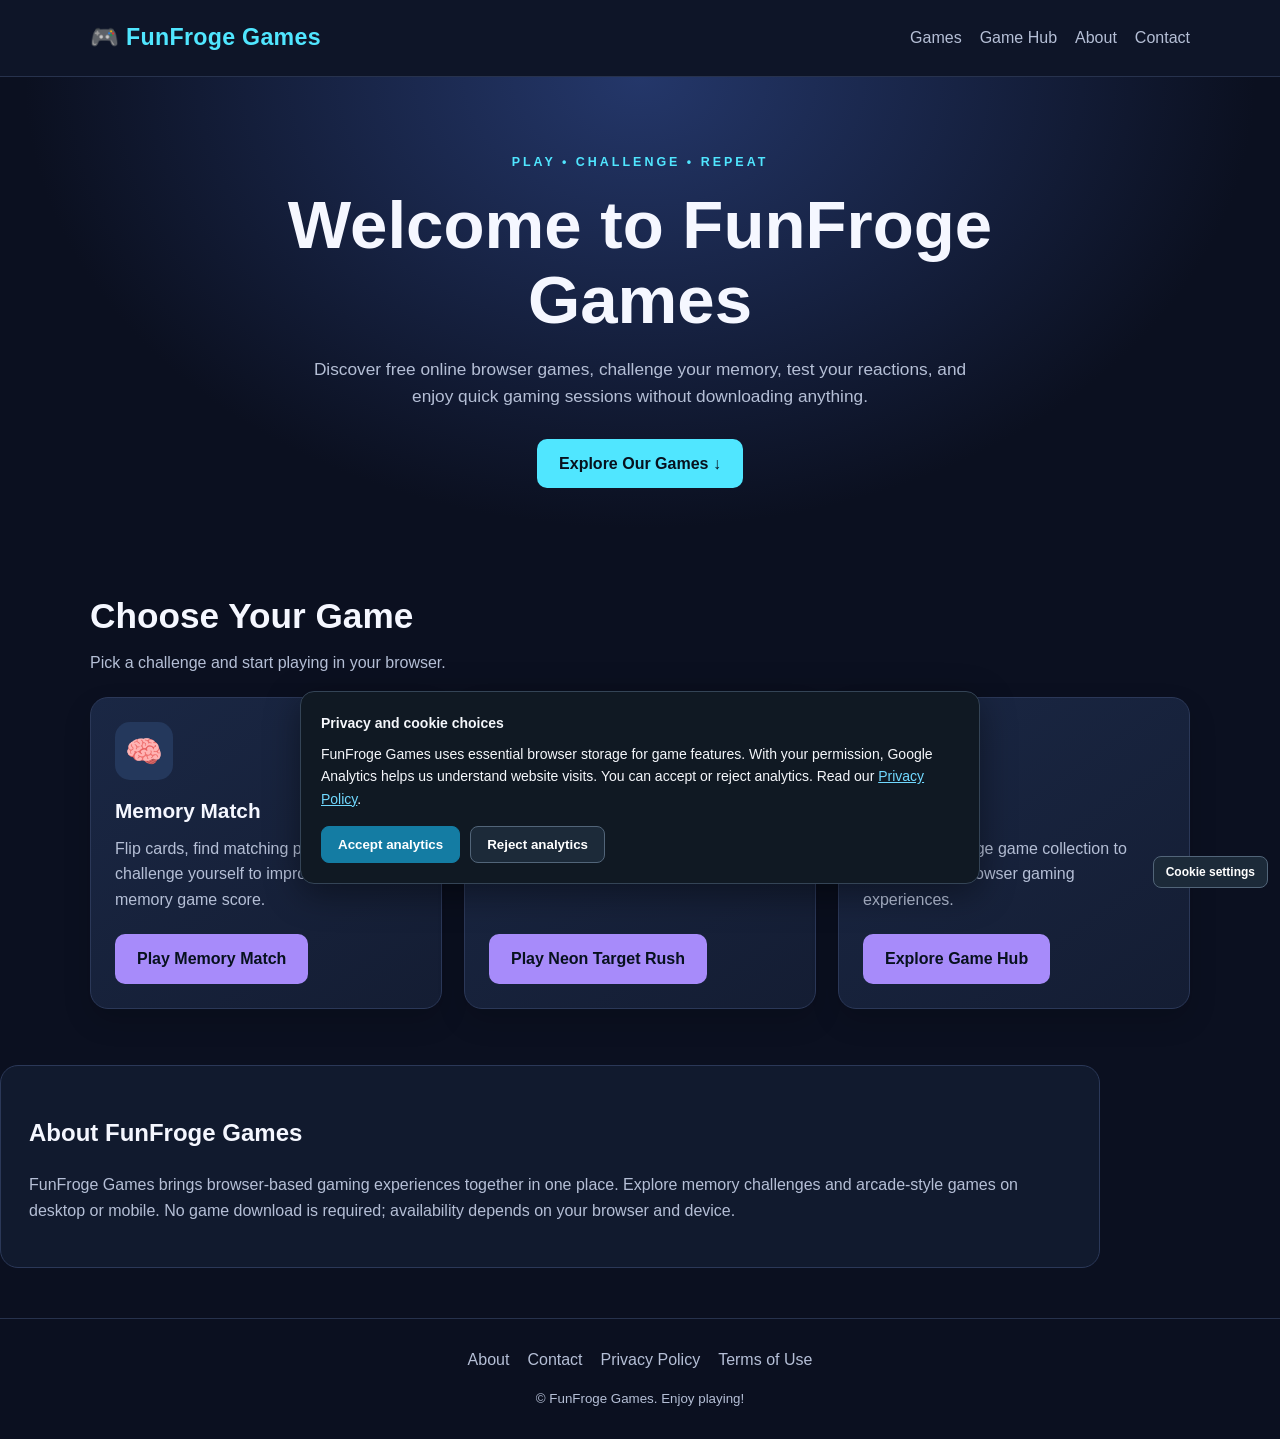
<file: index.html>
<!doctype html>
<html lang="en">
<head>
  <meta charset="UTF-8">
  <meta name="viewport" content="width=device-width, initial-scale=1.0">
  <meta name="robots" content="index, follow">
  <meta name="google-site-verification" content="iga6OK8EvlN-212xRMoKIfvyMnZRNwwrxJqLpU9_YwQ">

  <title>FunFroge Games – Free Online Browser Games</title>
  <meta name="description" content="Play free online browser games at FunFroge Games. Challenge your memory, test your reactions, and enjoy arcade games without downloads.">
  <link rel="canonical" href="https://trend630-afk.github.io/funfroge/">

  <meta property="og:type" content="website">
  <meta property="og:title" content="FunFroge Games – Free Online Browser Games">
  <meta property="og:description" content="Play free memory and arcade games online at FunFroge Games. No downloads required.">
  <meta property="og:url" content="https://trend630-afk.github.io/funfroge/">

  <script src="cookie-consent.js" defer></script>
  <style>
    :root {
      color-scheme: dark;
      --bg: #0b1020;
      --panel: #141d33;
      --text: #f5f7ff;
      --muted: #b5bfd6;
      --cyan: #50e6ff;
      --purple: #a78bfa;
    }

    * { box-sizing: border-box; }

    html { scroll-behavior: smooth; }

    body {
      margin: 0;
      font-family: Arial, Helvetica, sans-serif;
      background: var(--bg);
      color: var(--text);
      line-height: 1.6;
    }

    a { color: inherit; }

    .container {
      width: min(1100px, 92%);
      margin: 0 auto;
    }

    .topbar {
      border-bottom: 1px solid #27324d;
      background: #0e1528;
    }

    .nav {
      min-height: 76px;
      display: flex;
      justify-content: space-between;
      align-items: center;
      gap: 20px;
      flex-wrap: wrap;
      padding: 14px 0;
    }

    .brand {
      color: var(--cyan);
      text-decoration: none;
      font-size: 1.45rem;
      font-weight: 800;
      letter-spacing: .3px;
    }

    .nav-links {
      display: flex;
      flex-wrap: wrap;
      gap: 18px;
    }

    .nav-links a {
      color: var(--muted);
      text-decoration: none;
    }

    .nav-links a:hover { color: var(--cyan); }

    .hero {
      padding: 76px 0 58px;
      text-align: center;
      background: radial-gradient(ellipse at top, #24376a 0%, var(--bg) 68%);
    }

    .eyebrow {
      color: var(--cyan);
      text-transform: uppercase;
      letter-spacing: 3px;
      font-size: .78rem;
      font-weight: 700;
    }

    h1 {
      max-width: 850px;
      margin: 14px auto;
      font-size: clamp(2.2rem, 6vw, 4.2rem);
      line-height: 1.12;
    }

    .hero p {
      max-width: 680px;
      margin: 18px auto 28px;
      color: var(--muted);
      font-size: 1.08rem;
    }

    .button {
      display: inline-block;
      padding: 12px 22px;
      border-radius: 10px;
      background: var(--cyan);
      color: #07111e;
      font-weight: 800;
      text-decoration: none;
      transition: transform .15s ease, filter .15s ease;
    }

    .button:hover {
      transform: translateY(-2px);
      filter: brightness(1.08);
    }

    .section { padding: 42px 0; }

    .section-heading {
      margin-bottom: 22px;
    }

    .section-heading h2 {
      margin: 0 0 5px;
      font-size: clamp(1.6rem, 3vw, 2.2rem);
    }

    .section-heading p {
      margin: 0;
      color: var(--muted);
    }

    .games-grid {
      display: grid;
      grid-template-columns: repeat(auto-fit, minmax(min(100%, 280px), 1fr));
      gap: 22px;
    }

    .game-card {
      display: flex;
      flex-direction: column;
      align-items: flex-start;
      min-height: 250px;
      padding: 24px;
      border: 1px solid #2b3858;
      border-radius: 18px;
      background: linear-gradient(145deg, #1a2744, var(--panel));
      box-shadow: 0 12px 28px rgba(0, 0, 0, .16);
    }

    .game-icon {
      display: grid;
      place-items: center;
      width: 58px;
      height: 58px;
      margin-bottom: 14px;
      border-radius: 15px;
      background: #24385c;
      font-size: 1.9rem;
    }

    .game-card h3 {
      margin: 0 0 8px;
      font-size: 1.3rem;
    }

    .game-card p {
      flex: 1;
      margin: 0 0 22px;
      color: var(--muted);
    }

    .game-card .button {
      background: var(--purple);
    }

    .about {
      margin: 14px 0 50px;
      padding: 28px;
      border: 1px solid #2b3858;
      border-radius: 18px;
      background: #111a2e;
    }

    .about p { color: var(--muted); }

    footer {
      border-top: 1px solid #27324d;
      padding: 28px 0;
      color: var(--muted);
      text-align: center;
    }

    .footer-links {
      display: flex;
      justify-content: center;
      flex-wrap: wrap;
      gap: 18px;
      margin-bottom: 12px;
    }

    .footer-links a { text-decoration: none; }
    .footer-links a:hover { color: var(--cyan); }

    @media (max-width: 600px) {
      .nav { justify-content: center; }
      .hero { padding: 54px 0 42px; }
      .game-card { min-height: 220px; }
    }

    @media (prefers-reduced-motion: reduce) {
      html { scroll-behavior: auto; }
      *, *::before, *::after {
        transition-duration: .01ms !important;
      }
    }
  </style>
<link rel="icon" type="image/svg+xml" href="favicon.svg">
</head>

<body>
  <header class="topbar">
    <nav class="container nav" aria-label="Main navigation">
      <a class="brand" href="./">🎮 FunFroge Games</a>
      <div class="nav-links">
        <a href="#games">Games</a>
        <a href="Game%20Hub/index.html">Game Hub</a>
        <a href="Game%20Hub/about.html">About</a>
<a href="Game%20Hub/contact.html">Contact</a>
      </div>
    </nav>
  </header>

  <main>
    <section class="hero">
      <div class="container">
        <div class="eyebrow">Play • Challenge • Repeat</div>
        <h1>Welcome to FunFroge Games</h1>
        <p>Discover free online browser games, challenge your memory, test your reactions, and enjoy quick gaming sessions without downloading anything.</p>
        <a class="button" href="#games">Explore Our Games ↓</a>
      </div>
    </section>

    <section class="section container" id="games">
      <div class="section-heading">
        <h2>Choose Your Game</h2>
        <p>Pick a challenge and start playing in your browser.</p>
      </div>

      <div class="games-grid">
        <article class="game-card">
          <div class="game-icon" aria-hidden="true">🧠</div>
          <h3>Memory Match</h3>
          <p>Flip cards, find matching pairs, and challenge yourself to improve your memory game score.</p>
          <a class="button" href="Memory%20Match/">Play Memory Match</a>
        </article>

        <article class="game-card">
          <div class="game-icon" aria-hidden="true">🎯</div>
          <h3>Neon Target Rush</h3>
          <p>Test your aim and reaction speed in this colourful arcade-style target challenge.</p>
          <a class="button" href="Neon%20Target%20Rush/">Play Neon Target Rush</a>
        </article>

        <article class="game-card">
          <div class="game-icon" aria-hidden="true">🕹️</div>
          <h3>Game Hub</h3>
          <p>Visit the FunFroge game collection to explore more browser gaming experiences.</p>
          <a class="button" href="Game%20Hub/index.html">Explore Game Hub</a>
        </article>
      </div>
    </section>

    <section class="container about">
      <h2>About FunFroge Games</h2>
      <p>FunFroge Games brings browser-based gaming experiences together in one place. Explore memory challenges and arcade-style games on desktop or mobile. No game download is required; availability depends on your browser and device.</p>
    </section>
  </main>

  <footer>
    <div class="container">
      <nav class="footer-links" aria-label="Footer navigation">
       
<a href="Game%20Hub/about.html">About</a>
<a href="Game%20Hub/contact.html">Contact</a>
<a href="Game%20Hub/privacy.html">Privacy Policy</a>
<a href="Game%20Hub/terms.html">Terms of Use</a>

      </nav>
      <small>© FunFroge Games. Enjoy playing!</small>
    </div>
  </footer>
</body>
</html>
</file>
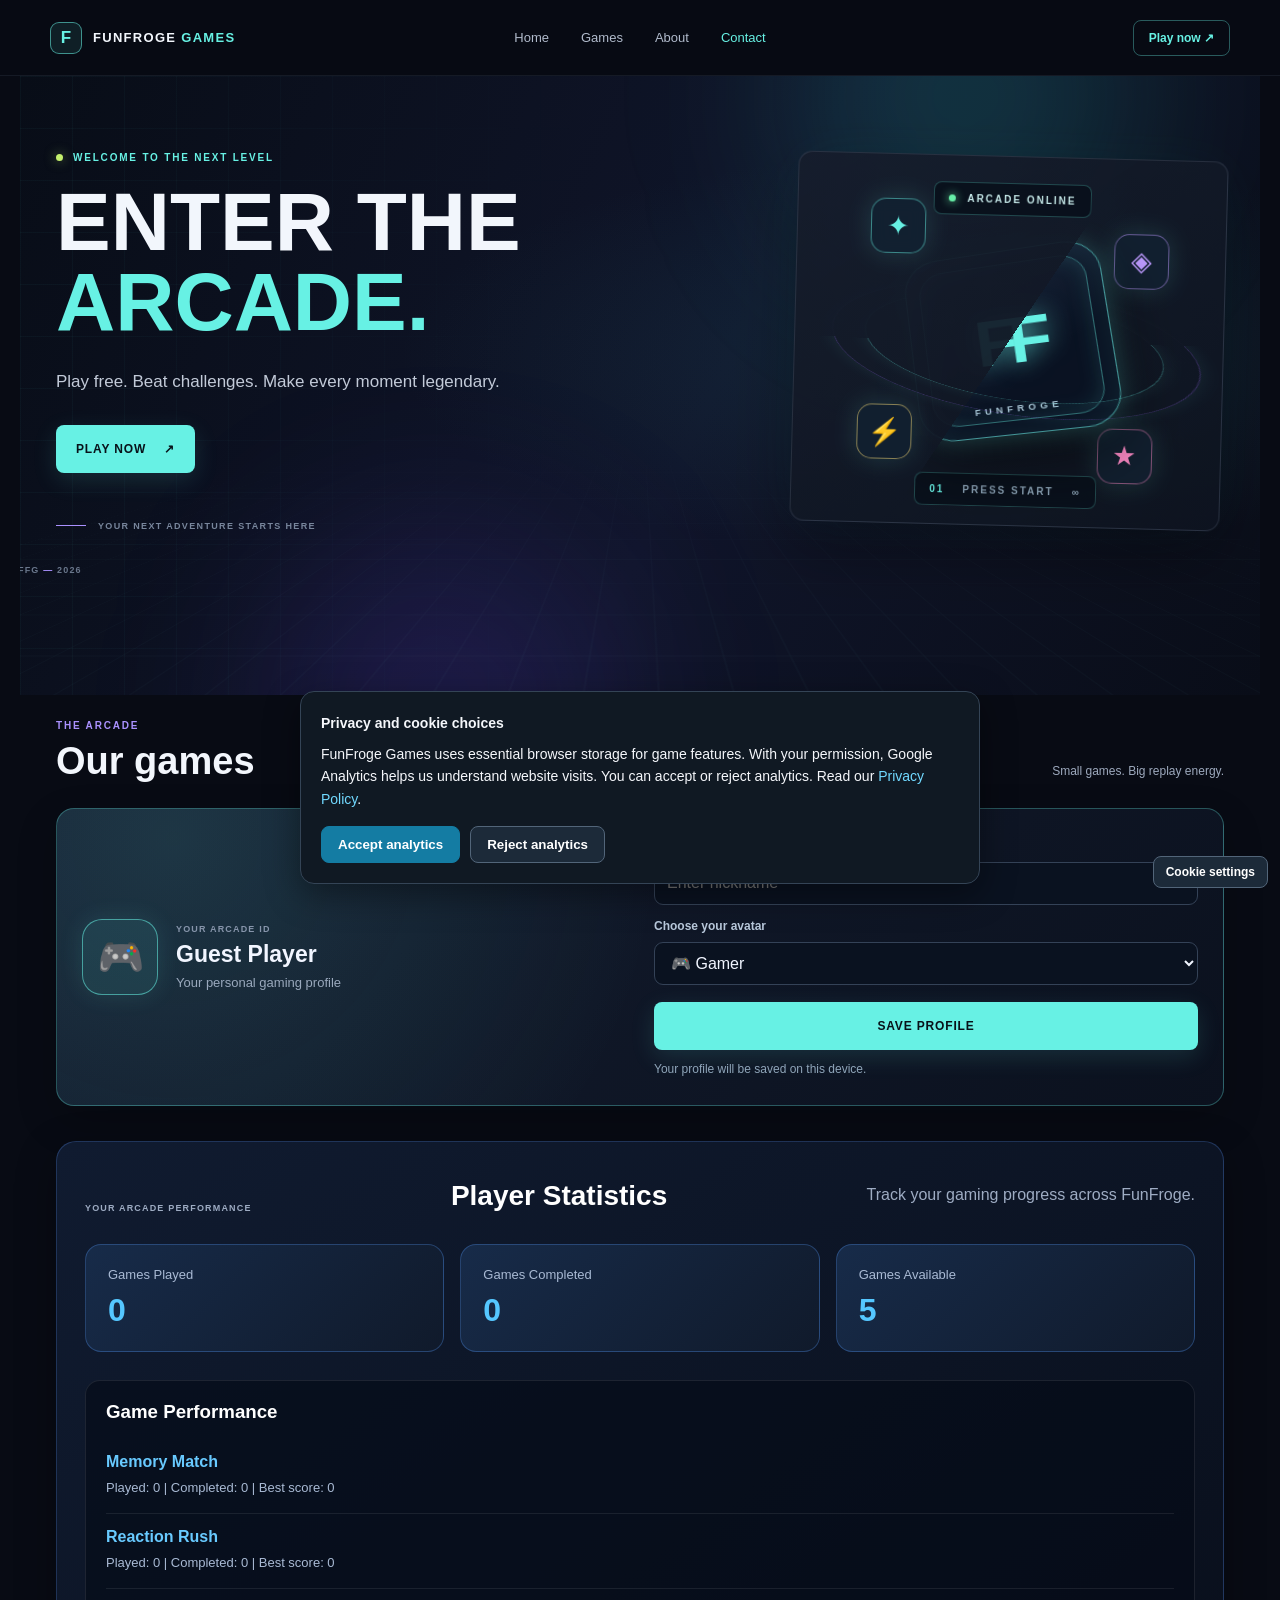
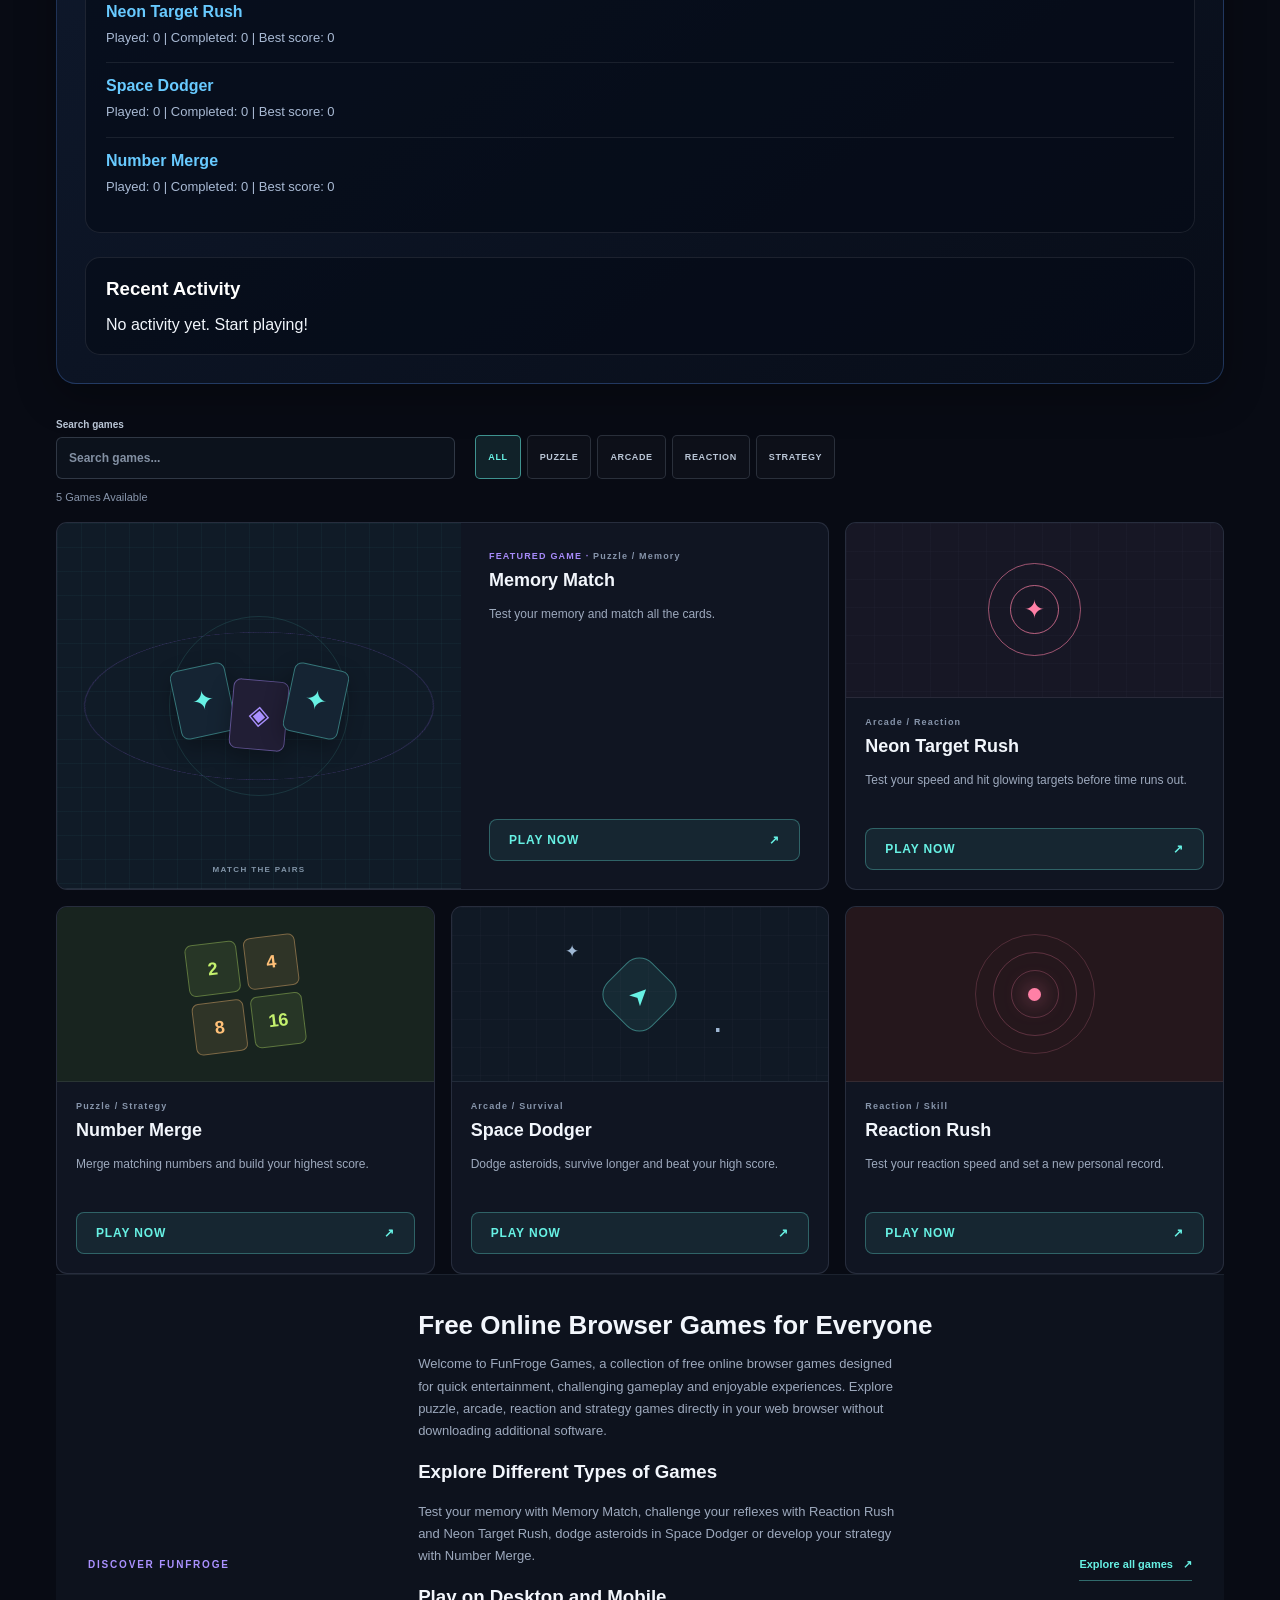
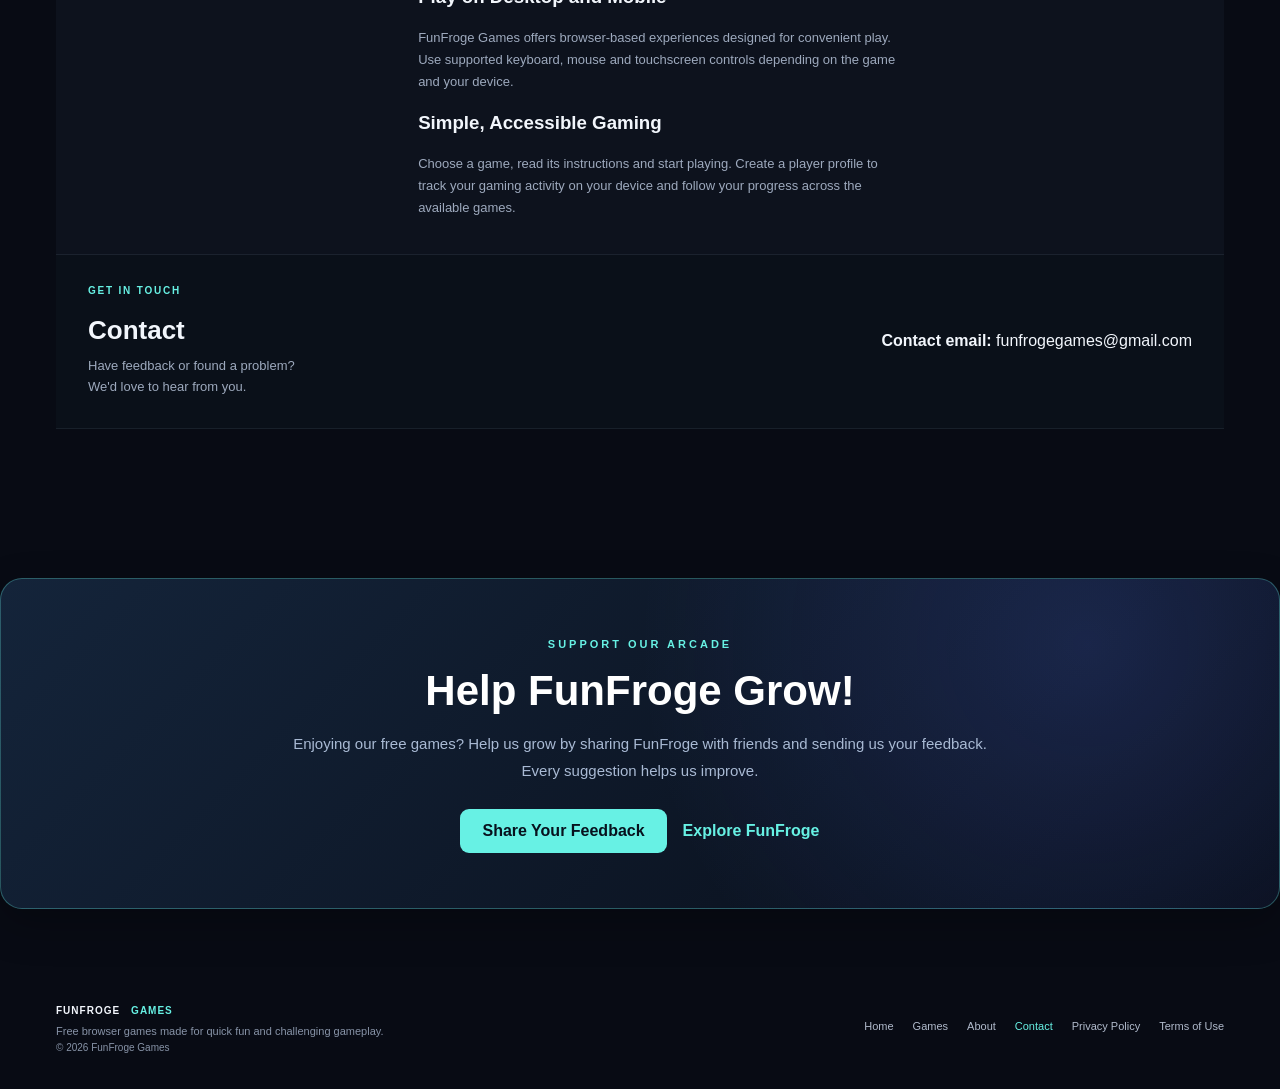
<file: Game Hub/index.html>
<!DOCTYPE html>
<html lang="en">
<head><meta name="google-site-verification" content="iga6OK8EvlN-212xRMoKIfvyMnZRNwwrxJqLpU9_YwQ" />
	<meta charset="UTF-8">
	<meta name="viewport" content="width=device-width, initial-scale=1.0">
	<meta name="theme-color" content="#080b14">
	<meta name="description" content="Play free online browser games at FunFroge Games. Enjoy puzzle, arcade, reaction and casual games on desktop and mobile.">
	<meta property="og:type" content="website">
	<meta property="og:title" content="FunFroge Games – Free Online Browser Games">
	<meta property="og:description" content="Play free online browser games at FunFroge Games. Enjoy puzzle, arcade, reaction and casual games on desktop and mobile.">
	<link rel="canonical" href="https://trend630-afk.github.io/funfroge/Game%20Hub/">
	<title>FunFroge Games – Free Online Browser Games</title>
	<link rel="stylesheet" href="style.css">
	<script src="script.js" defer></script>
<script src="../cookie-consent.js" defer></script>
</head>
<body>
	<header class="site-header" id="home" data-nav-section>
		<a class="wordmark" href="#home" aria-label="FunFroge Games home">
			<span class="wordmark-icon" aria-hidden="true">F</span>
			<span>FUNFROGE <strong>GAMES</strong></span>
		</a>
		<nav class="main-nav" aria-label="Main navigation">
			<a href="#home">Home</a>
			<a href="#games">Games</a>
			<a href="about.html">About</a>
			<a href="#contact">Contact</a>
		</nav>
		<a class="header-cta" href="#games">Play now <span aria-hidden="true">↗</span></a>
	</header>

	<main>
<section class="hero hero-3d" aria-labelledby="hero-title">
    <div class="hero-glow hero-glow-one"></div>
    <div class="hero-glow hero-glow-two"></div>
    <div class="hero-grid"></div>

    <div class="hero-copy">
        <p class="eyebrow">
            <span class="eyebrow-dot"></span>
            WELCOME TO THE NEXT LEVEL
        </p>

        <h1 id="hero-title">
            ENTER THE<br>
            <span>ARCADE.</span>
        </h1>

        <p class="hero-lede">
            Play free. Beat challenges. Make every moment legendary.
        </p>

        <div class="hero-actions">
            <a class="button button-primary" href="#games">
                PLAY NOW <span aria-hidden="true">↗</span>
            </a>
        </div>

        <div class="hero-note">
            <span class="note-rule"></span>
            YOUR NEXT ADVENTURE STARTS HERE
        </div>
    </div>

    <div class="hero-art hero-art-3d" aria-hidden="true">
        <div class="arcade-orbit orbit-one"></div>
        <div class="arcade-orbit orbit-two"></div>

        <div class="arcade-core">
            <div class="core-ring"></div>
            <div class="core-symbol">FF</div>
            <div class="core-caption">FUNFROGE</div>
        </div>

        <div class="floating-tile tile-one">✦</div>
        <div class="floating-tile tile-two">◈</div>
        <div class="floating-tile tile-three">⚡</div>
        <div class="floating-tile tile-four">★</div>

        <div class="arcade-status status-top">
            <span class="status-dot"></span>
            ARCADE ONLINE
        </div>

        <div class="arcade-status status-bottom">
            <span>01</span>
            <span>PRESS START</span>
            <span>∞</span>
        </div>
    </div>

    <div class="hero-index" aria-hidden="true">
        FFG <span>—</span> 2026
    </div>
</section>


		<section class="games-section content-width" id="games" data-nav-section aria-labelledby="games-title">
			<div class="section-heading">
				<div>
					<p class="eyebrow">THE ARCADE</p>
					<h2 id="games-title">Our games</h2>
				</div>
				<p class="section-aside">Small games. Big replay energy.</p>
			</div>

<div class="player-panel" id="playerProfile">
    <div class="player-heading">
        <div class="player-avatar" id="profileAvatar">🎮</div>
        <div>
            <p class="card-category">YOUR ARCADE ID</p>
            <h3 id="profileName">Guest Player</h3>
            <p class="profile-status">Your personal gaming profile</p>
        </div>
    </div>

    <div class="profile-editor">
        <label for="playerName">Choose your nickname</label>
        <input
            type="text"
            id="playerName"
            maxlength="18"
            placeholder="Enter nickname"
            autocomplete="nickname"
        >

        <label for="playerAvatarChoice">Choose your avatar</label>
        <select id="playerAvatarChoice">
            <option value="🎮">🎮 Gamer</option>
            <option value="👾">👾 Alien</option>
            <option value="🚀">🚀 Explorer</option>
            <option value="🦊">🦊 Fox</option>
            <option value="🐸">🐸 Frog</option>
            <option value="🤖">🤖 Robot</option>
        </select>

        <button class="button button-primary" id="saveProfile" type="button">
            Save profile
        </button>

        <p id="profileMessage" role="status" aria-live="polite">
            Your profile will be saved on this device.
        </p>
    </div>
</div>

<section class="player-stats-dashboard" id="playerStatsDashboard">
    <div class="section-heading">
        <p class="card-category">YOUR ARCADE PERFORMANCE</p>
        <h2>Player Statistics</h2>
        <p>Track your gaming progress across FunFroge.</p>
    </div>

    <div class="stats-overview">
        <div class="stat-card">
            <span>Games Played</span>
            <strong id="totalGamesPlayed">0</strong>
        </div>

        <div class="stat-card">
            <span>Games Completed</span>
            <strong id="totalGamesCompleted">0</strong>
        </div>

        <div class="stat-card">
            <span>Games Available</span>
            <strong id="totalGamesAvailable">5</strong>
        </div>
    </div>

    <div class="stats-game-list">
        <h3>Game Performance</h3>
        <div id="gameStatsList">
            Loading your statistics...
        </div>
    </div>

    <div class="stats-activity">
        <h3>Recent Activity</h3>
        <div id="recentGameActivity">
            No activity yet. Start playing!
        </div>
    </div>
</section>

			<div class="library-controls">
				<label class="game-search" for="gameSearch">
					<span>Search games</span>
					<input id="gameSearch" type="search" placeholder="Search games..." autocomplete="off">
				</label>
				<div class="category-filters" role="group" aria-label="Filter games by category">
					<button class="filter-button" type="button" data-filter="all" aria-pressed="true">All</button>
					<button class="filter-button" type="button" data-filter="puzzle" aria-pressed="false">Puzzle</button>
					<button class="filter-button" type="button" data-filter="arcade" aria-pressed="false">Arcade</button>
					<button class="filter-button" type="button" data-filter="reaction" aria-pressed="false">Reaction</button>
					<button class="filter-button" type="button" data-filter="strategy" aria-pressed="false">Strategy</button>
				</div>
				<p class="game-count" id="gameCount" role="status" aria-live="polite">5 Games Available</p>
			</div>
			<p class="no-games-message" id="noGamesMessage" hidden>No games match that search and category.</p>

			<div class="game-grid">
				
<article class="game-card game-card-featured" data-categories="puzzle memory">
    <div class="game-art memory-art" aria-hidden="true">
        <div class="art-orbit orbit-one"></div>
        <div class="art-orbit orbit-two"></div>
        <div class="mini-card mini-card-a">✦</div>
        <div class="mini-card mini-card-b">◈</div>
        <div class="mini-card mini-card-c">✦</div>
        <span class="art-caption">MATCH THE PAIRS</span>
    </div>

    <div class="game-card-body">
        <div class="card-title-row">
            <div>
                <p class="card-category">Puzzle / Memory</p>
                <h3>Memory Match</h3>
            </div>
        </div>

        <p class="game-description">Test your memory and match all the cards.</p>

        <a class="button button-game" href="../Memory%20Match/index.html" aria-label="Play Memory Match">
            Play now <span aria-hidden="true">↗</span>
        </a>
    </div>
</article>


				<article class="game-card" data-categories="arcade reaction">
					<div class="game-art target-art" aria-hidden="true">
						<div class="target-ring ring-outer"></div><div class="target-ring ring-inner"></div><span>✦</span>
					</div>
					<div class="game-card-body">
						<div class="card-title-row"><div><p class="card-category">Arcade / Reaction</p><h3>Neon Target Rush</h3></div></div>
						<p class="game-description">Test your speed and hit glowing targets before time runs out.</p>
						<a class="button button-game" href="../Neon%20Target%20Rush/index.html" aria-label="Play Neon Target Rush">Play now <span aria-hidden="true">↗</span></a>
					</div>
				</article>

				<article class="game-card" data-categories="puzzle strategy">
					<div class="game-art merge-art" aria-hidden="true">
						<div class="merge-tiles"><span>2</span><span>4</span><span>8</span><span>16</span></div>
					</div>
					<div class="game-card-body">
						<div class="card-title-row"><div><p class="card-category">Puzzle / Strategy</p><h3>Number Merge</h3></div></div>
						<p class="game-description">Merge matching numbers and build your highest score.</p>
						<a class="button button-game" href="../Number%20Merge/index.html" aria-label="Play Number Merge">Play now <span aria-hidden="true">↗</span></a>
					</div>
				</article>

				<article class="game-card" data-categories="arcade survival">
					<div class="game-art space-art" aria-hidden="true">
						<div class="space-star star-one">✦</div><div class="space-star star-two">·</div><div class="space-ship">➤</div>
					</div>
					<div class="game-card-body">
						<div class="card-title-row"><div><p class="card-category">Arcade / Survival</p><h3>Space Dodger</h3></div></div>
						<p class="game-description">Dodge asteroids, survive longer and beat your high score.</p>
						<a class="button button-game" href="../Space%20Dodger/index.html" aria-label="Play Space Dodger">Play now <span aria-hidden="true">↗</span></a>
					</div>
				</article>

				<article class="game-card" data-categories="reaction skill">
					<div class="game-art reaction-art" aria-hidden="true">
						<div class="reaction-rings"><span></span><span></span><span></span></div>
						<div class="reaction-dot"></div>
					</div>
					<div class="game-card-body">
						<div class="card-title-row"><div><p class="card-category">Reaction / Skill</p><h3>Reaction Rush</h3></div></div>
						<p class="game-description">Test your reaction speed and set a new personal record.</p>
						<a class="button button-game" href="../Reaction%20Rush/index.html" aria-label="Play Reaction Rush">Play now <span aria-hidden="true">↗</span></a>
					</div>
				</article>
			</div>
	<section class="about-section" id="gaming-guide">
    <div class="about-inner content-width">
        <p class="eyebrow">DISCOVER FUNFROGE</p>

        <div class="about-copy">
            <h2>Free Online Browser Games for Everyone</h2>

            <p>
                Welcome to FunFroge Games, a collection of free online
                browser games designed for quick entertainment,
                challenging gameplay and enjoyable experiences.
                Explore puzzle, arcade, reaction and strategy games
                directly in your web browser without downloading
                additional software.
            </p>

            <h3>Explore Different Types of Games</h3>

            <p>
                Test your memory with Memory Match, challenge your
                reflexes with Reaction Rush and Neon Target Rush,
                dodge asteroids in Space Dodger or develop your
                strategy with Number Merge.
            </p>

            <h3>Play on Desktop and Mobile</h3>

            <p>
                FunFroge Games offers browser-based experiences
                designed for convenient play. Use supported keyboard,
                mouse and touchscreen controls depending on the game
                and your device.
            </p>

            <h3>Simple, Accessible Gaming</h3>

            <p>
                Choose a game, read its instructions and start
                playing. Create a player profile to track your
                gaming activity on your device and follow your
                progress across the available games.
            </p>
        </div>

        <a class="about-link" href="#games">
            Explore all games <span aria-hidden="true">↗</span>
        </a>
    </div>
</section>

		<section class="contact-section" id="contact" data-nav-section aria-labelledby="contact-title">
			<div class="contact-inner content-width">
				<div>
					<p class="eyebrow">GET IN TOUCH</p>
					<h2 id="contact-title">Contact</h2>
					<p>Have feedback or found a problem?<br>We'd love to hear from you.</p>
				</div>
				<p><strong>Contact email:</strong>
<a href="mailto:funfrogegames@gmail.com">funfrogegames@gmail.com</a></p>
			</div>
		</section>
	</main>
<section class="support-section">
    <div class="support-content">
        <span class="support-label">SUPPORT OUR ARCADE</span>

        <h2>Help FunFroge Grow!</h2>

        <p>
            Enjoying our free games? Help us grow by sharing
            FunFroge with friends and sending us your feedback.
            Every suggestion helps us improve.
        </p>

        <div class="support-actions">
            <a href="contact.html" class="support-button">
                Share Your Feedback
            </a>

            <a href="../" class="support-link">
                Explore FunFroge
            </a>
        </div>
    </div>
</section>
	<footer class="site-footer">
		<div class="footer-brand">
			<a class="footer-wordmark" href="#home">FUNFROGE <span>GAMES</span></a>
			<p class="footer-description">Free browser games made for quick fun and challenging gameplay.</p>
			<p class="footer-copyright">© 2026 FunFroge Games</p>
		</div>
		<nav class="footer-nav" aria-label="Footer navigation">
			<a href="#home">Home</a><a href="#games">Games</a><a href="about.html">About</a><a href="#contact">Contact</a>
			<a href="privacy.html">Privacy Policy</a><a href="terms.html">Terms of Use</a>
		</nav>
	
</footer>
<script src="../profile-stats.js"></script>
</body>
</html>
</file>
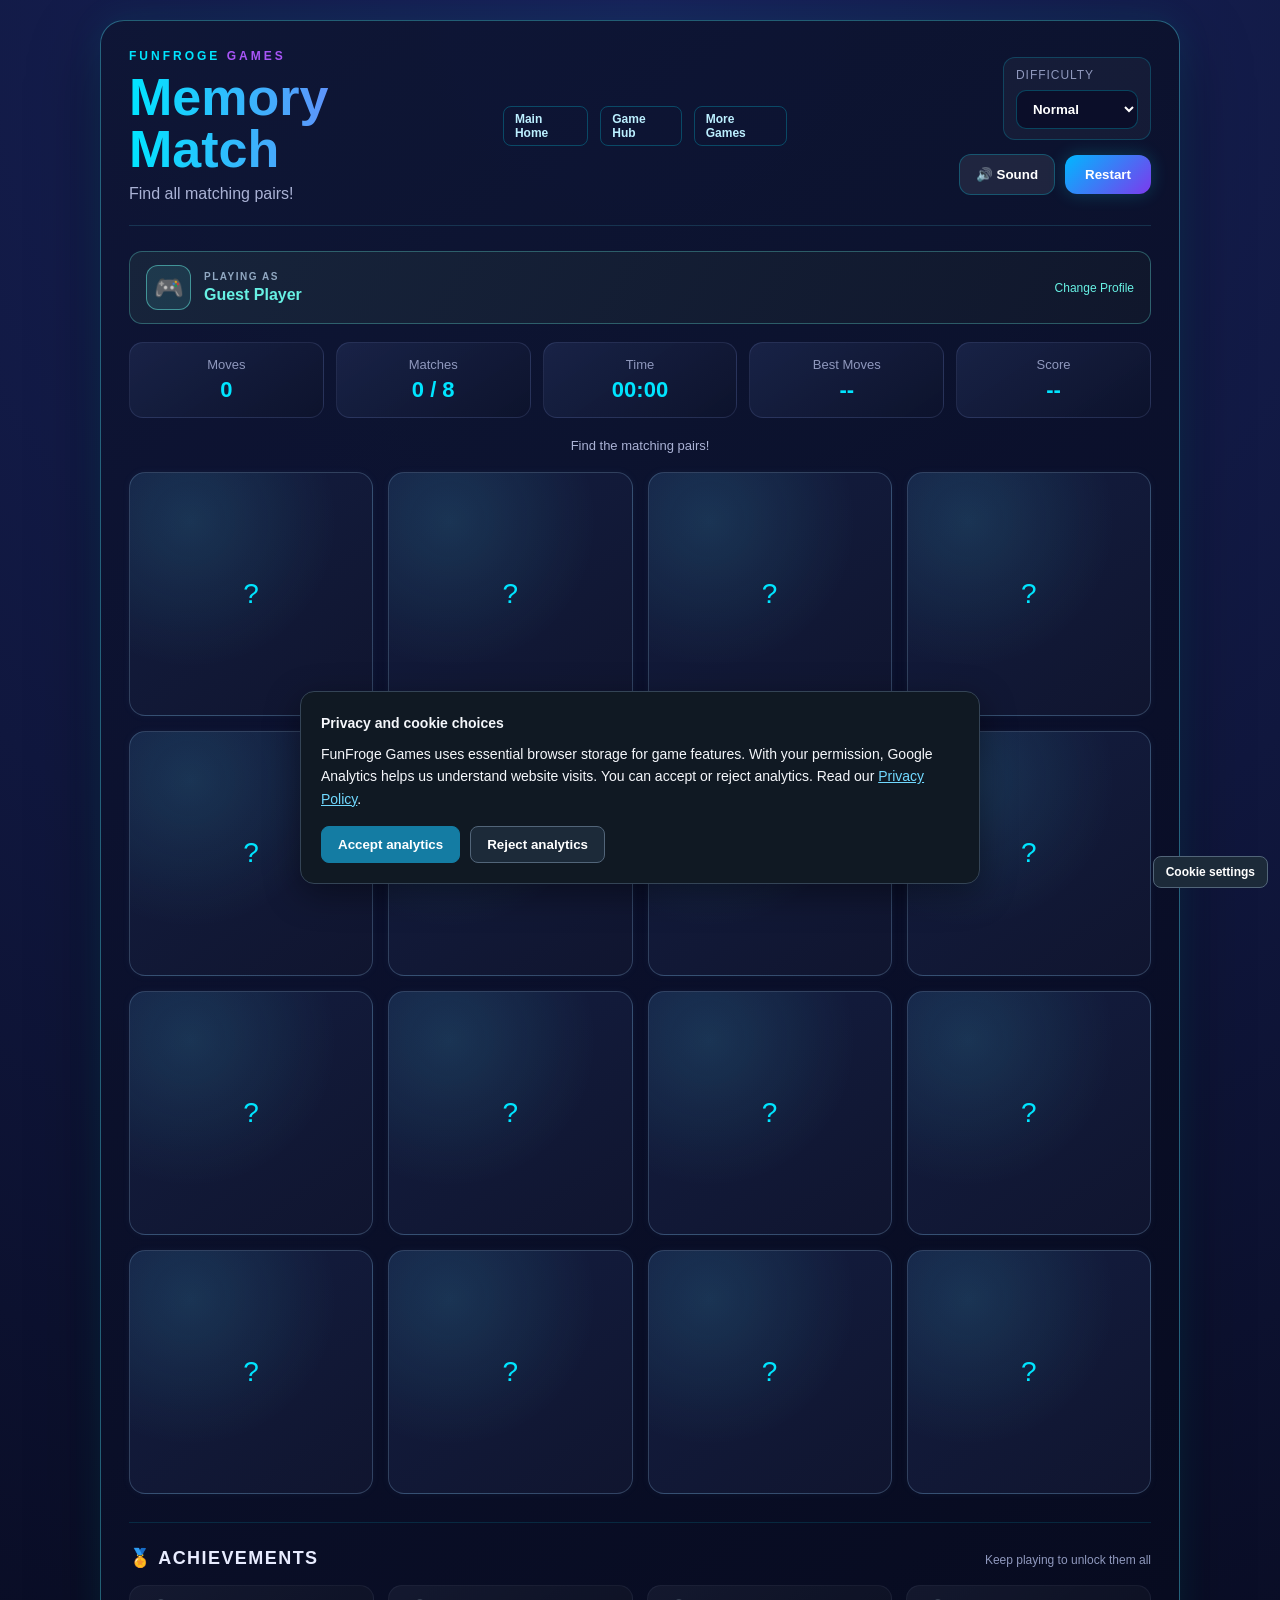
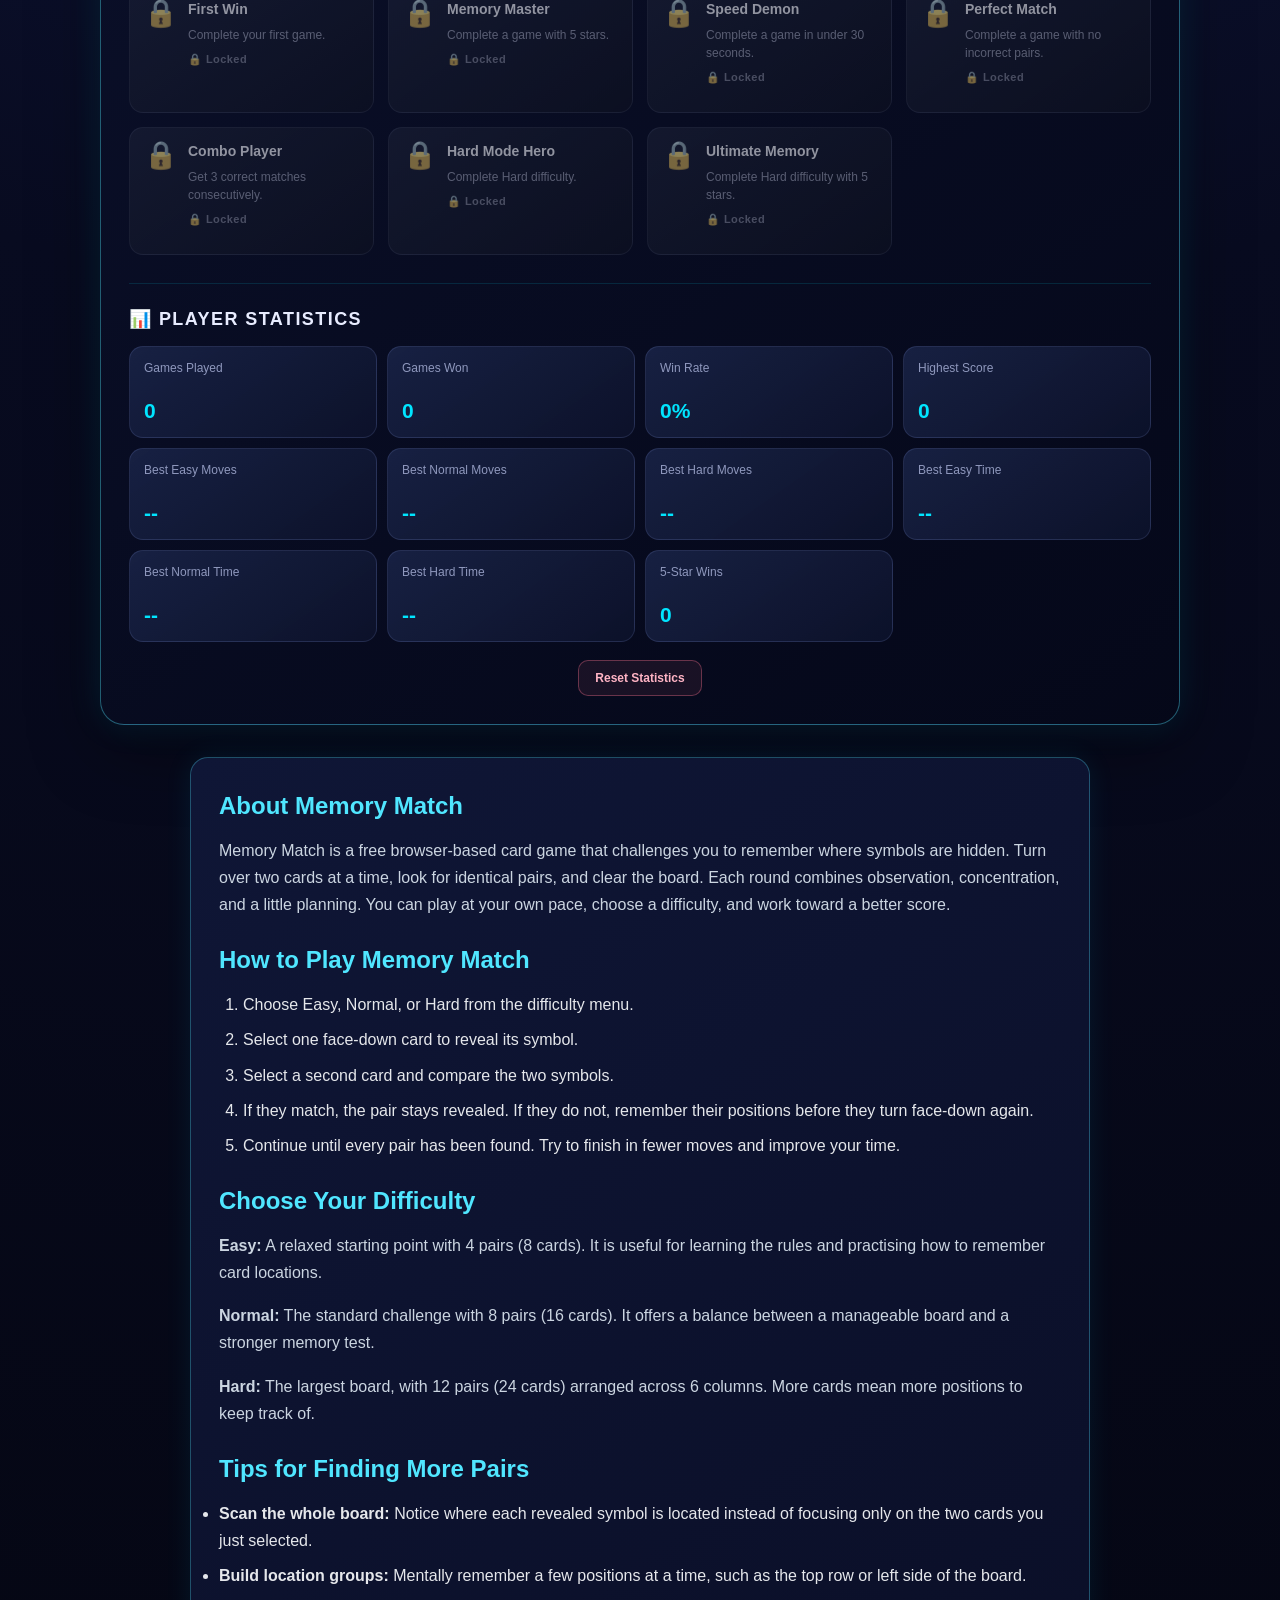
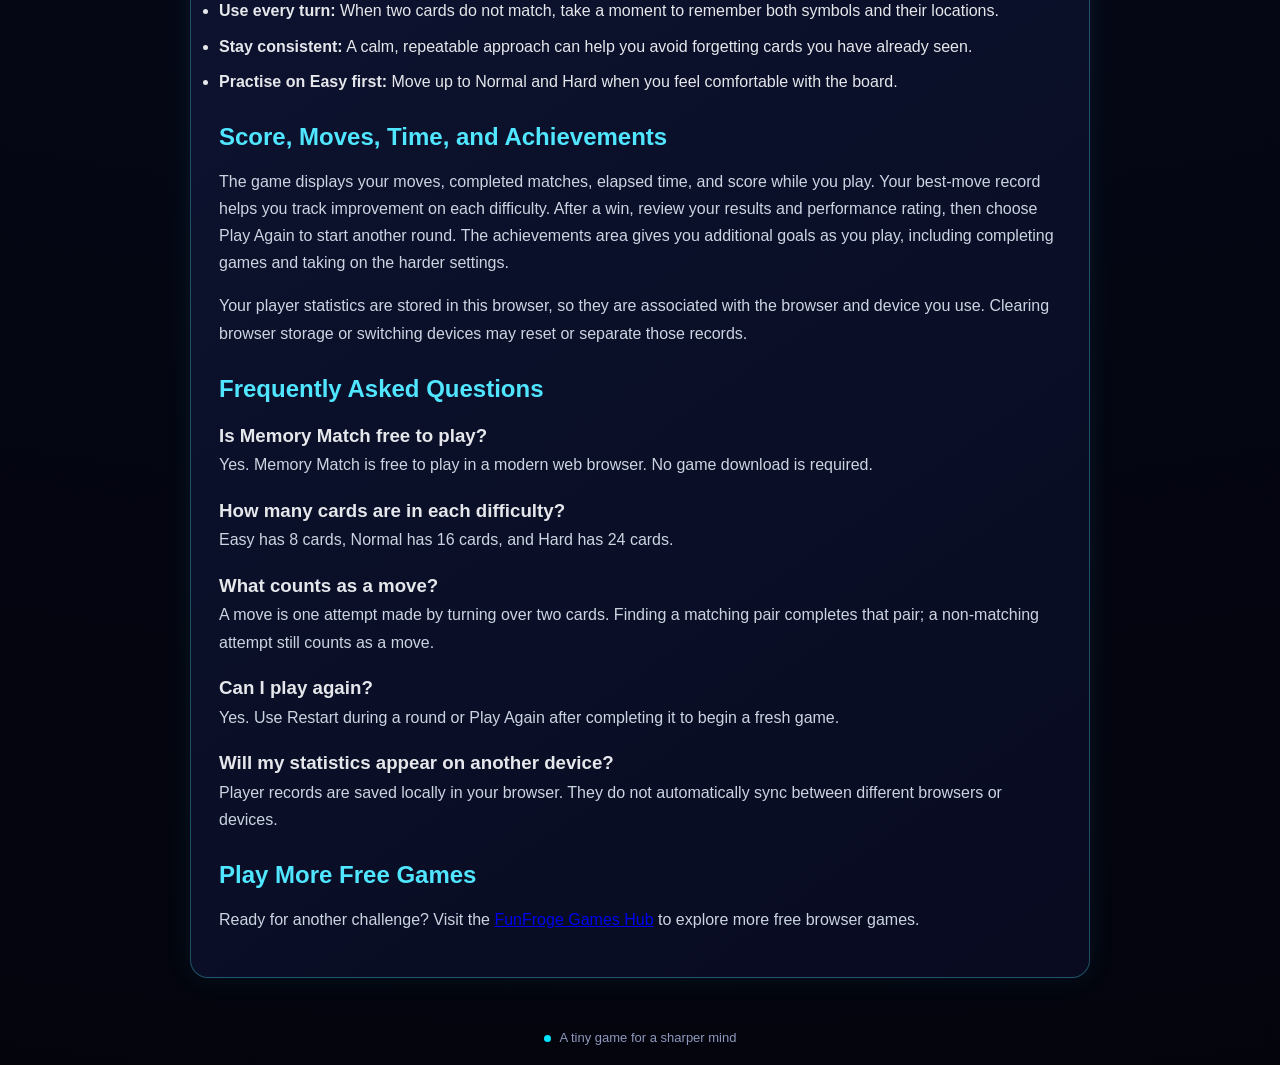
<file: Memory Match/index.html>
<!DOCTYPE html>
<html lang="en">
<head>
	<meta charset="UTF-8">
	<meta name="viewport" content="width=device-width, initial-scale=1.0">
	<meta name="theme-color" content="#080b20">
	<meta name="description" content="Play Memory Match, a free puzzle game from FunFroge Games. Match every pair, test your memory and beat your best score.">
	<title>Memory Match – Free Online Card Matching Game | FunFroge Games</title>
<link rel="canonical" href="https://trend630-afk.github.io/funfroge/Memory%20Match/">

<meta property="og:type" content="website">
<meta property="og:title" content="Memory Match – Free Online Card Matching Game">
<meta property="og:description" content="Play Memory Match for free. Match pairs, beat your best score, unlock achievements, and challenge yourself on three difficulty levels.">
<meta property="og:url" content="https://trend630-afk.github.io/funfroge/Memory%20Match/">
<meta name="twitter:card" content="summary">
	<link rel="stylesheet" href="style.css">
<script src="../cookie-consent.js" defer></script>
<script type="application/ld+json">
{
  "@context": "https://schema.org",
  "@type": "VideoGame",
  "name": "Memory Match",
  "description": "A free browser-based memory card matching game with three difficulty levels, achievements and player statistics.",
  "genre": ["Puzzle", "Memory"],
  "gamePlatform": "Web Browser",
  "applicationCategory": "Game",
  "operatingSystem": "Any",
  "url": "https://trend630-afk.github.io/funfroge/Memory%20Match/",
  "author": {
    "@type": "Organization",
    "name": "FunFroge Games"
  },
  "isAccessibleForFree": true
}
</script>
</head>
<body>
	<main class="game-container">
		<header class="game-header">
			<div>
				<p class="brand">FUNFROGE <span>GAMES</span></p>
				<h1>Memory Match</h1>
				<p class="subtitle">Find all matching pairs!</p>
			</div>
			<nav class="hub-nav" aria-label="Game navigation">
    <a href="../">Main Home</a>
    <a href="../Game%20Hub/index.html">Game Hub</a>
    <a href="../Game%20Hub/index.html#games">More Games</a>
</nav>
			<div class="header-controls">
				<div class="difficulty-box">
					<label for="difficulty">Difficulty</label>
					<select id="difficulty">
						<option value="easy">Easy</option>
						<option value="normal" selected>Normal</option>
						<option value="hard">Hard</option>
					</select>
				</div>
				<div class="header-buttons">
					<button id="soundBtn" type="button" aria-pressed="true">🔊 Sound</button>
					<button id="restartBtn" type="button">Restart</button>
				</div>
			</div>
		</header>

<section class="game-player-bar" aria-label="Current player">
    <div class="game-player-avatar" id="gamePlayerAvatar">🎮</div>
    <div class="game-player-details">
        <span>PLAYING AS</span>
        <strong id="gamePlayerName">Guest Player</strong>
    </div>
    <a href="../Game%20Hub/index.html#games">Change Profile</a>
</section>

<section class="stats" aria-label="Game statistics">
			<div class="stat"><span>Moves</span><strong id="moves">0</strong></div>
			<div class="stat"><span>Matches</span><strong id="matches">0 / 8</strong></div>
			<div class="stat"><span>Time</span><strong id="time">00:00</strong></div>
			<div class="stat"><span>Best Moves</span><strong id="bestScore">--</strong></div>
			<div class="stat"><span>Score</span><strong id="score">--</strong></div>
		</section>

		<section class="game-area" aria-label="Memory card game">
			<div id="boardStatus" class="board-status" role="status" aria-live="polite">Find the matching pairs!</div>
			<div id="effectLayer" class="effect-layer" aria-hidden="true"></div>
			<div id="gameBoard" class="game-board" aria-live="polite"></div>
			<div id="message" class="message hidden" role="dialog" aria-modal="true" aria-labelledby="winTitle">
				<div class="win-icon" aria-hidden="true">🏆</div>
				<h2 id="winTitle">Memory Master!</h2>
				<p id="winMessage" class="win-subtitle">Amazing! You found every pair.</p>
				<div id="newBest" class="new-best hidden" role="status">🏆 NEW BEST!</div>
				<div class="final-stats">
					<div class="final-stat final-score"><span>Score</span><strong id="finalScore">0</strong></div>
					<div class="final-stat"><span>Moves</span><strong id="finalMoves">0</strong></div>
					<div class="final-stat"><span>Time</span><strong id="finalTime">00:00</strong></div>
					<div class="final-stat"><span>Matches</span><strong id="finalMatches">0/8</strong></div>
					<div class="final-stat performance-stat"><span>Performance</span><strong id="finalRating" class="rating-stars" aria-label="No rating yet"></strong></div>
				</div>
				<button id="playAgainBtn" class="win-button" type="button">🔄 Play Again</button>
				<a class="hub-return-link" href="../Game%20Hub/index.html#games">Back to Games</a>
			</div>
		</section>

		<div id="comboDisplay" class="combo-display hidden" role="status" aria-live="polite">🔥 Combo x1!</div>

		<section class="info-section" aria-labelledby="achievementsTitle">
			<div class="section-heading">
				<h2 id="achievementsTitle">🏅 ACHIEVEMENTS</h2>
				<span class="section-kicker">Keep playing to unlock them all</span>
			</div>
			<div id="achievementsGrid" class="achievements-grid"></div>
		</section>

		<section class="info-section" aria-labelledby="statisticsTitle">
			<div class="section-heading">
				<h2 id="statisticsTitle">📊 PLAYER STATISTICS</h2>
			</div>
			<div class="statistics-grid">
				<div class="stat-card"><span>Games Played</span><strong id="gamesPlayed">0</strong></div>
				<div class="stat-card"><span>Games Won</span><strong id="gamesWon">0</strong></div>
				<div class="stat-card"><span>Win Rate</span><strong id="winRate">0%</strong></div>
				<div class="stat-card"><span>Highest Score</span><strong id="highestScore">0</strong></div>
				<div class="stat-card"><span>Best Easy Moves</span><strong id="bestEasyMoves">--</strong></div>
				<div class="stat-card"><span>Best Normal Moves</span><strong id="bestNormalMoves">--</strong></div>
				<div class="stat-card"><span>Best Hard Moves</span><strong id="bestHardMoves">--</strong></div>
				<div class="stat-card"><span>Best Easy Time</span><strong id="bestEasyTime">--</strong></div>
				<div class="stat-card"><span>Best Normal Time</span><strong id="bestNormalTime">--</strong></div>
				<div class="stat-card"><span>Best Hard Time</span><strong id="bestHardTime">--</strong></div>
				<div class="stat-card"><span>5-Star Wins</span><strong id="fiveStarWins">0</strong></div>
			</div>
			<button id="resetDataBtn" class="reset-data-button" type="button">Reset Statistics</button>
		</section>

		<div id="achievementToast" class="achievement-toast" role="status" aria-live="polite"></div>

		
	</main>


       

       

    <section class="seo-content" aria-labelledby="about-memory-match">
        <h2 id="about-memory-match">About Memory Match</h2>
        <p>Memory Match is a free browser-based card game that challenges you to remember where symbols are hidden. Turn over two cards at a time, look for identical pairs, and clear the board. Each round combines observation, concentration, and a little planning. You can play at your own pace, choose a difficulty, and work toward a better score.</p>

        <h2>How to Play Memory Match</h2>
        <ol>
            <li>Choose Easy, Normal, or Hard from the difficulty menu.</li>
            <li>Select one face-down card to reveal its symbol.</li>
            <li>Select a second card and compare the two symbols.</li>
            <li>If they match, the pair stays revealed. If they do not, remember their positions before they turn face-down again.</li>
            <li>Continue until every pair has been found. Try to finish in fewer moves and improve your time.</li>
        </ol>

        <h2>Choose Your Difficulty</h2>
        <p><strong>Easy:</strong> A relaxed starting point with 4 pairs (8 cards). It is useful for learning the rules and practising how to remember card locations.</p>
        <p><strong>Normal:</strong> The standard challenge with 8 pairs (16 cards). It offers a balance between a manageable board and a stronger memory test.</p>
        <p><strong>Hard:</strong> The largest board, with 12 pairs (24 cards) arranged across 6 columns. More cards mean more positions to keep track of.</p>

        <h2>Tips for Finding More Pairs</h2>
        <ul>
            <li><strong>Scan the whole board:</strong> Notice where each revealed symbol is located instead of focusing only on the two cards you just selected.</li>
            <li><strong>Build location groups:</strong> Mentally remember a few positions at a time, such as the top row or left side of the board.</li>
            <li><strong>Use every turn:</strong> When two cards do not match, take a moment to remember both symbols and their locations.</li>
            <li><strong>Stay consistent:</strong> A calm, repeatable approach can help you avoid forgetting cards you have already seen.</li>
            <li><strong>Practise on Easy first:</strong> Move up to Normal and Hard when you feel comfortable with the board.</li>
        </ul>

        <h2>Score, Moves, Time, and Achievements</h2>
        <p>The game displays your moves, completed matches, elapsed time, and score while you play. Your best-move record helps you track improvement on each difficulty. After a win, review your results and performance rating, then choose Play Again to start another round. The achievements area gives you additional goals as you play, including completing games and taking on the harder settings.</p>
        <p>Your player statistics are stored in this browser, so they are associated with the browser and device you use. Clearing browser storage or switching devices may reset or separate those records.</p>

        <h2>Frequently Asked Questions</h2>
        <h3>Is Memory Match free to play?</h3>
        <p>Yes. Memory Match is free to play in a modern web browser. No game download is required.</p>
        <h3>How many cards are in each difficulty?</h3>
        <p>Easy has 8 cards, Normal has 16 cards, and Hard has 24 cards.</p>
        <h3>What counts as a move?</h3>
        <p>A move is one attempt made by turning over two cards. Finding a matching pair completes that pair; a non-matching attempt still counts as a move.</p>
        <h3>Can I play again?</h3>
        <p>Yes. Use Restart during a round or Play Again after completing it to begin a fresh game.</p>
        <h3>Will my statistics appear on another device?</h3>
        <p>Player records are saved locally in your browser. They do not automatically sync between different browsers or devices.</p>

        <h2>Play More Free Games</h2>
        <p>Ready for another challenge? Visit the <a href="../Game%20Hub/index.html#games">FunFroge Games Hub</a> to explore more free browser games.</p>
    </section>
<p class="footer-note"><span class="dot"></span> A tiny game for a sharper mind</p>
    <script>
(() => {
    const profileKey = "funfrogePlayerProfile";

    try {
        const profile = JSON.parse(localStorage.getItem(profileKey) || "null");

        const validAvatars = ["🎮", "👾", "🚀", "🦊", "🐸", "🤖"];
        const name = typeof profile?.name === "string"
            ? profile.name.trim().slice(0, 18)
            : "";
        const avatar = validAvatars.includes(profile?.avatar)
            ? profile.avatar
            : "🎮";

        document.getElementById("gamePlayerName").textContent =
            name || "Guest Player";

        document.getElementById("gamePlayerAvatar").textContent = avatar;
    } catch (error) {
        console.warn("Could not load FunFroge player profile:", error);
    }
})();
</script>
<script src="script.js"></script>
<script src="../profile-stats.js"></script>
</body>
</html>
</file>
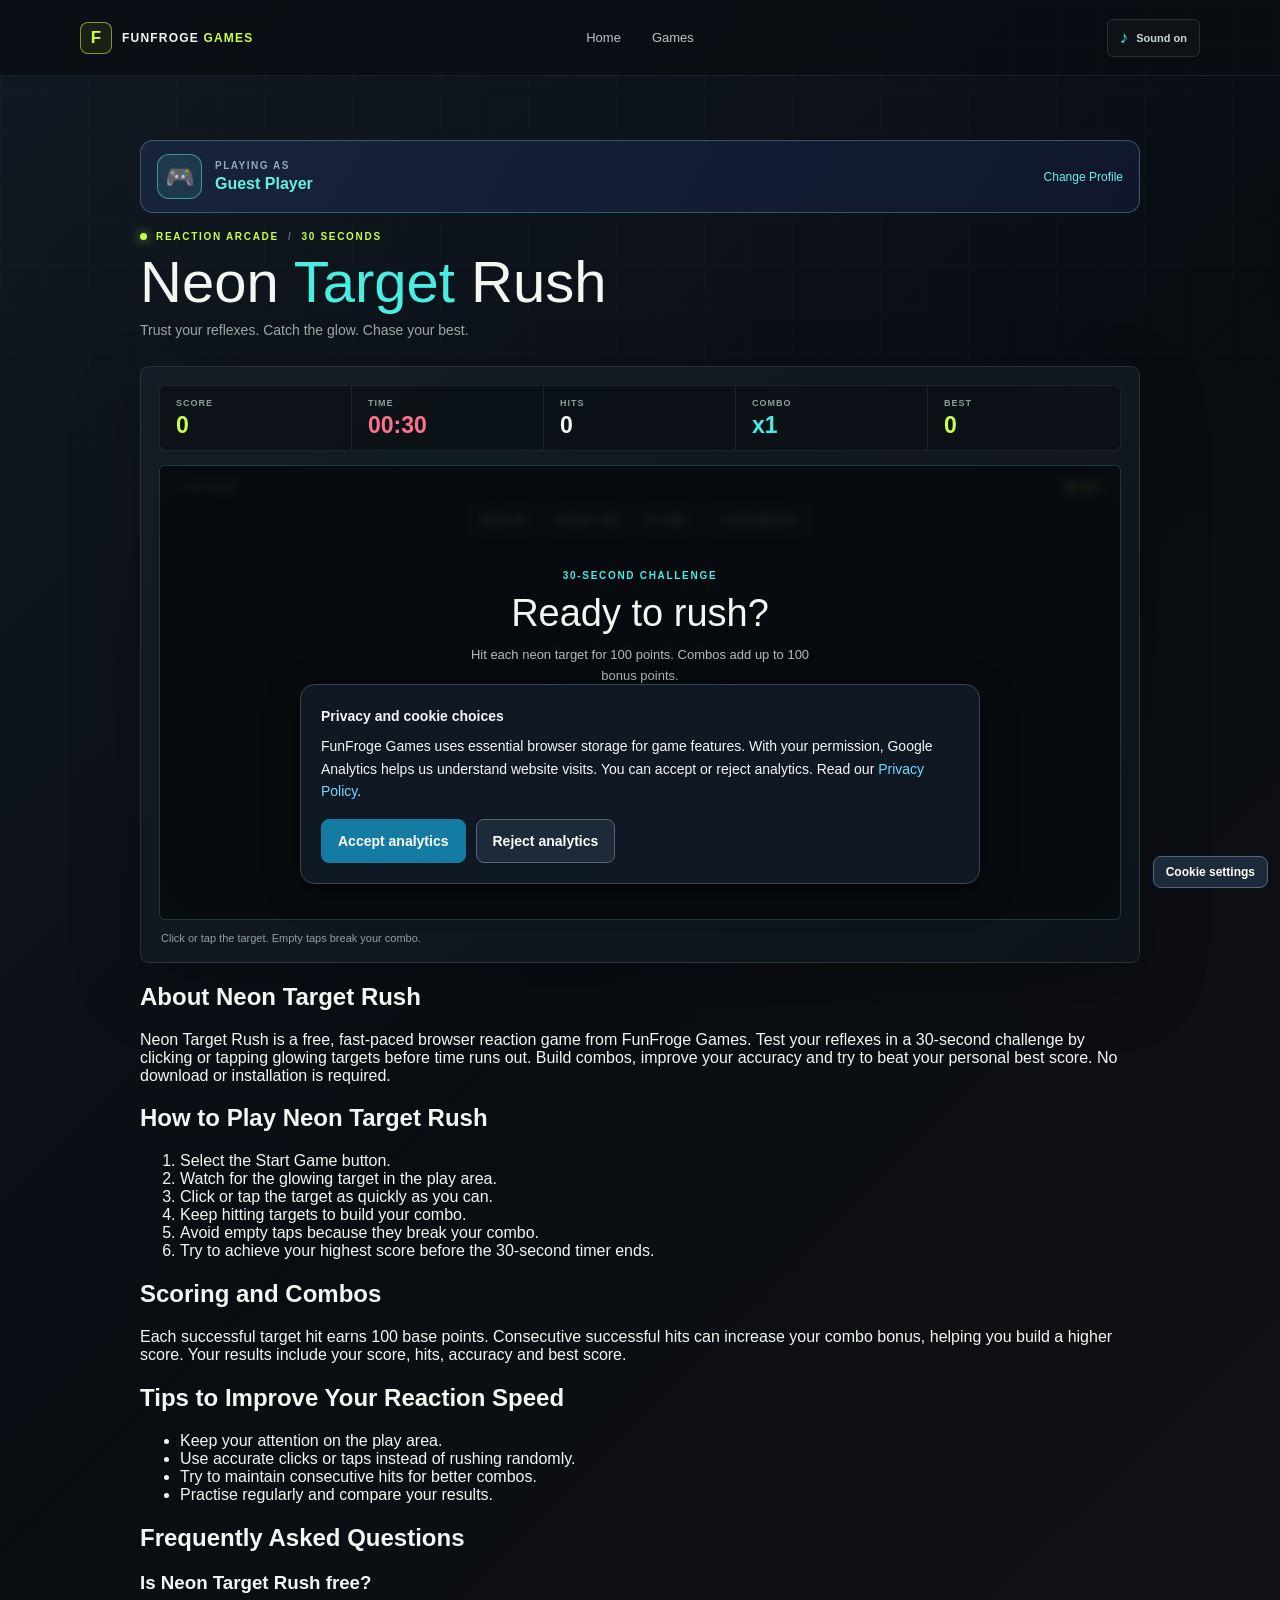
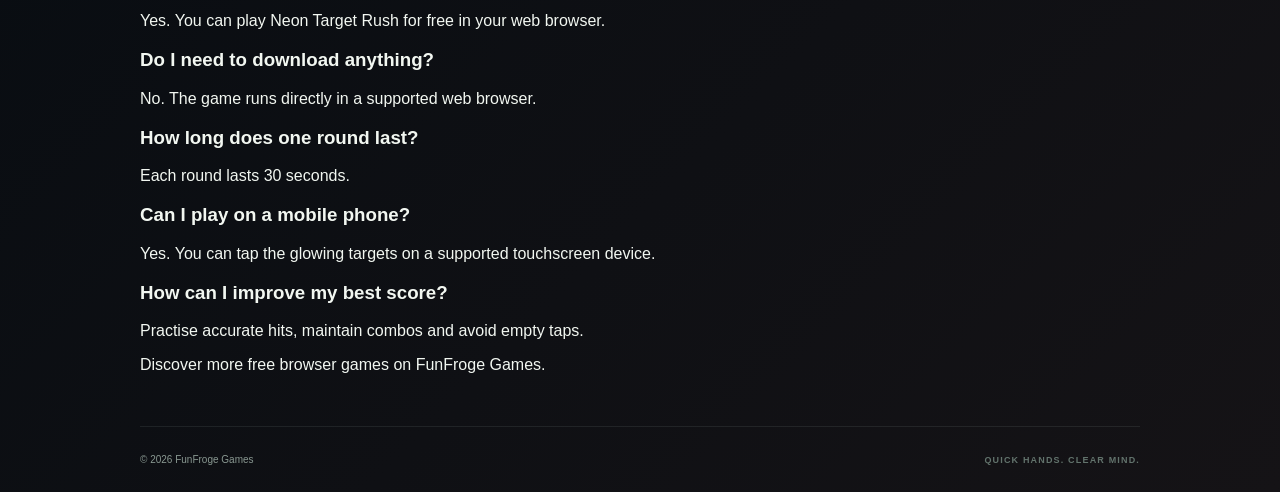
<file: Neon Target Rush/index.html>
<!DOCTYPE html>
<html lang="en">
<head>
	<meta charset="UTF-8">
	<meta name="viewport" content="width=device-width, initial-scale=1.0">
	<meta name="theme-color" content="#090d12">
	
<meta name="description" content="Play Neon Target Rush free online! Test your reflexes in a 30-second arcade challenge, hit glowing targets, build combos and beat your high score.">
<link rel="canonical" href="https://trend630-afk.github.io/funfroge/Neon%20Target%20Rush/">
<title>Neon Target Rush - Free Online Reaction Game | FunFroge Games</title>
<link rel="stylesheet" href="style.css">

	<script src="script.js" defer></script>
<script src="../cookie-consent.js" defer></script>
<script type="application/ld+json">
{
  "@context": "https://schema.org",
  "@type": "VideoGame",
  "name": "Neon Target Rush",
  "description": "A free 30-second browser reaction game. Hit glowing targets, build combos and beat your best score.",
  "genre": ["Arcade", "Reaction", "Casual"],
  "gamePlatform": "Web Browser",
  "applicationCategory": "Game",
  "operatingSystem": "Any",
  "url": "https://trend630-afk.github.io/funfroge/Neon%20Target%20Rush/",
  "author": {
    "@type": "Organization",
    "name": "FunFroge Games"
  },
  "isAccessibleForFree": true
}
</script>
</head>
<body>
	<header class="site-header">
		<a class="wordmark" href="../Game%20Hub/index.html" aria-label="FunFroge Games home">
			<span class="wordmark-mark" aria-hidden="true">F</span>
			<span>FUNFROGE <strong>GAMES</strong></span>
		</a>
		<nav class="main-nav" aria-label="Main navigation">
			<a href="../Game%20Hub/index.html">Home</a>
			<a href="../Game%20Hub/index.html#games">Games</a>
		</nav>
		<button class="sound-button" id="soundButton" type="button" aria-pressed="true" aria-label="Turn sound off">
			<span class="sound-icon" aria-hidden="true">♪</span>
			<span id="soundLabel">Sound on</span>
		</button>
	</header>

	<main class="game-shell">
		<section class="game-player-bar" aria-label="Current player">
    <div class="game-player-avatar" id="gamePlayerAvatar">🎮</div>
    <div class="game-player-details">
        <span>PLAYING AS</span>
        <strong id="gamePlayerName">Guest Player</strong>
    </div>
    <a href="../Game%20Hub/index.html#games">Change Profile</a>
</section>
<section class="game-intro" aria-labelledby="game-title">
			<p class="eyebrow"><span class="live-dot" aria-hidden="true"></span> REACTION ARCADE <span class="eyebrow-divider">/</span> 30 SECONDS</p>
			<h1 id="game-title">Neon <span>Target</span> Rush</h1>
			<p class="intro-copy">Trust your reflexes. Catch the glow. Chase your best.</p>
		</section>

		<section class="game-panel" aria-label="Neon Target Rush game">
			<dl class="scoreboard" aria-label="Current game statistics">
				<div class="stat stat-score"><dt>Score</dt><dd id="scoreValue">0</dd></div>
				<div class="stat"><dt>Time</dt><dd id="timerValue" role="timer" aria-label="30 seconds remaining">00:30</dd></div>
				<div class="stat"><dt>Hits</dt><dd id="hitsValue">0</dd></div>
				<div class="stat"><dt>Combo</dt><dd id="comboValue">x1</dd></div>
				<div class="stat stat-best"><dt>Best</dt><dd id="bestValue">0</dd></div>
			</dl>

			<div class="playfield" id="playfield" aria-label="Target play area">
				<div class="playfield-grid" aria-hidden="true"></div>
				<div class="field-label" aria-hidden="true"><span>LIVE ZONE</span><span id="fieldState">READY</span></div>
				<div class="combo-toast" id="comboToast" aria-hidden="true"></div>
				<div class="fx-layer" id="fxLayer" aria-hidden="true"></div>
				<button class="target" id="target" type="button" aria-label="Hit the glowing target" hidden>
					<span class="target-core" aria-hidden="true"></span>
				</button>
				<div class="playfield-overlay" id="gameOverlay" aria-labelledby="overlayTitle">
					<div class="overlay-content">
						<p class="overlay-kicker" id="overlayKicker">30-SECOND CHALLENGE</p>
						<h2 id="overlayTitle">Ready to rush?</h2>
						<p class="overlay-copy" id="overlayCopy">Hit each neon target for 100 points. Combos add up to 100 bonus points.</p>
						<div class="round-results" id="roundResults" hidden>
							<div><span>Score</span><strong id="finalScore">0</strong></div>
							<div><span>Hits</span><strong id="finalHits">0</strong></div>
							<div><span>Accuracy</span><strong id="finalAccuracy">0%</strong></div>
							<div><span>Best score</span><strong id="finalBest">0</strong></div>
						</div>
						<p class="record-message" id="newBestMessage" hidden>🏆 NEW BEST!</p>
						<button class="start-button" id="startButton" type="button">
							<span id="startButtonLabel">Start game</span>
							<span class="button-arrow" aria-hidden="true">↗</span>
						</button>
						<a class="back-games-link" href="../Game%20Hub/index.html#games">Back to games <span aria-hidden="true">↗</span></a>
					</div>
				</div>
			</div>
			<p class="playfield-help" id="playfieldHelp">Click or tap the target. Empty taps break your combo.</p>
		</section>
		<p class="sr-only" id="gameAnnouncement" role="status" aria-live="polite"></p>
	
<section class="game-info" aria-labelledby="about-neon-target">
    <h2 id="about-neon-target">About Neon Target Rush</h2>
    <p>
        Neon Target Rush is a free, fast-paced browser reaction game from
        FunFroge Games. Test your reflexes in a 30-second challenge by
        clicking or tapping glowing targets before time runs out.
        Build combos, improve your accuracy and try to beat your personal
        best score. No download or installation is required.
    </p>

    <h2>How to Play Neon Target Rush</h2>
    <ol>
        <li>Select the Start Game button.</li>
        <li>Watch for the glowing target in the play area.</li>
        <li>Click or tap the target as quickly as you can.</li>
        <li>Keep hitting targets to build your combo.</li>
        <li>Avoid empty taps because they break your combo.</li>
        <li>Try to achieve your highest score before the 30-second timer ends.</li>
    </ol>

    <h2>Scoring and Combos</h2>
    <p>
        Each successful target hit earns 100 base points. Consecutive
        successful hits can increase your combo bonus, helping you build
        a higher score. Your results include your score, hits, accuracy
        and best score.
    </p>

    <h2>Tips to Improve Your Reaction Speed</h2>
    <ul>
        <li>Keep your attention on the play area.</li>
        <li>Use accurate clicks or taps instead of rushing randomly.</li>
        <li>Try to maintain consecutive hits for better combos.</li>
        <li>Practise regularly and compare your results.</li>
    </ul>

    <h2>Frequently Asked Questions</h2>

    <h3>Is Neon Target Rush free?</h3>
    <p>Yes. You can play Neon Target Rush for free in your web browser.</p>

    <h3>Do I need to download anything?</h3>
    <p>No. The game runs directly in a supported web browser.</p>

    <h3>How long does one round last?</h3>
    <p>Each round lasts 30 seconds.</p>

    <h3>Can I play on a mobile phone?</h3>
    <p>Yes. You can tap the glowing targets on a supported touchscreen device.</p>

    <h3>How can I improve my best score?</h3>
    <p>Practise accurate hits, maintain combos and avoid empty taps.</p>

    <p>
        Discover more free browser games on
        <a href="../Game%20Hub/index.html">FunFroge Games</a>.
    </p>
</section>
</main>

	<footer class="site-footer">
		<span>© 2026 FunFroge Games</span>
		<span class="footer-note">QUICK HANDS. CLEAR MIND.</span>
	</footer>
<script>
(() => {
    try {
        const profile = JSON.parse(
            localStorage.getItem("funfrogePlayerProfile") || "null"
        );

        const validAvatars = ["🎮", "👾", "🚀", "🦊", "🐸", "🤖"];

        const name = typeof profile?.name === "string"
            ? profile.name.trim().slice(0, 18)
            : "";

        const avatar = validAvatars.includes(profile?.avatar)
            ? profile.avatar
            : "🎮";

        document.getElementById("gamePlayerName").textContent =
            name || "Guest Player";

        document.getElementById("gamePlayerAvatar").textContent = avatar;
    } catch (error) {
        console.warn("Could not load player profile:", error);
    }
})();
</script>
<script src="../profile-stats.js"></script>
</body>
</html>
</file>
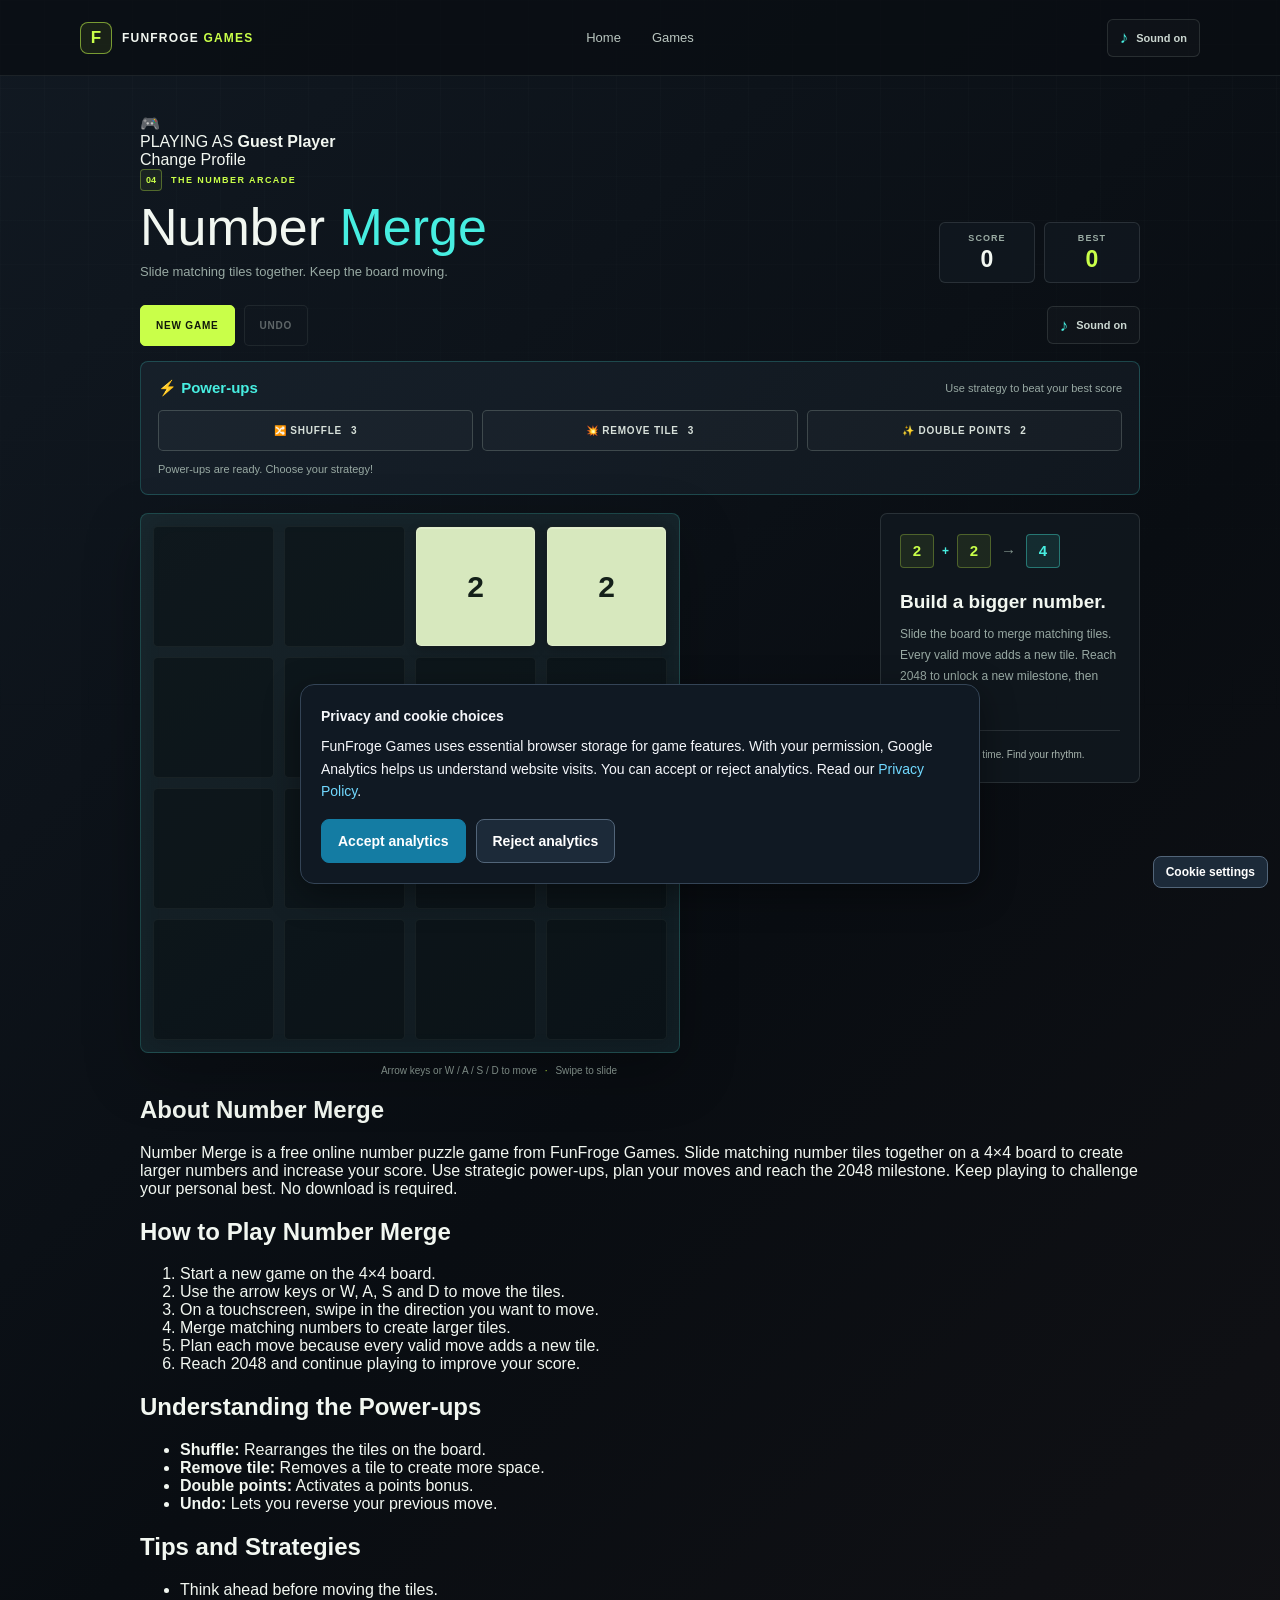
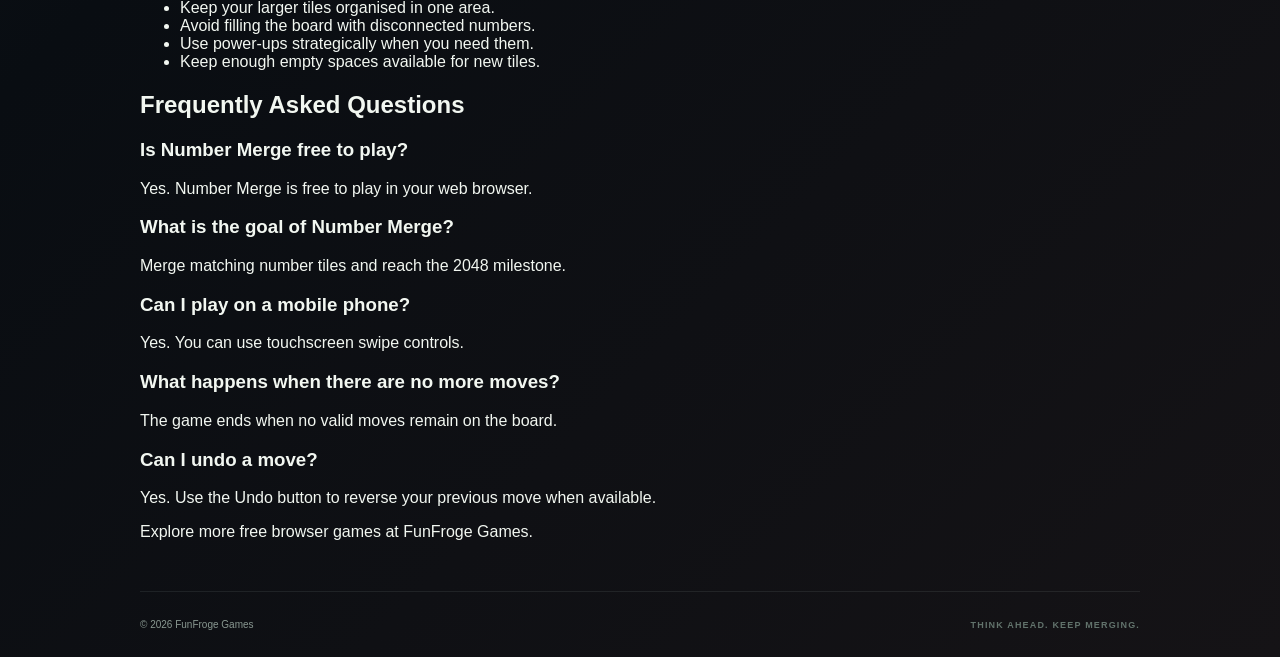
<file: Number Merge/index.html>
<!DOCTYPE html>
<html lang="en">
<head>
	<meta charset="UTF-8">
	<meta name="viewport" content="width=device-width, initial-scale=1.0">
	<meta name="theme-color" content="#090d12">
	<meta name="description" content="Play Number Merge free online! Merge matching number tiles, use strategic power-ups and reach 2048 in this free browser puzzle game.">
<link rel="canonical" href="https://trend630-afk.github.io/funfroge/Number%20Merge/">
<title>Number Merge - Free Online Number Puzzle Game | FunFroge Games</title>
	<link rel="stylesheet" href="style.css">
	<script src="script.js" defer></script>

	<script src="../cookie-consent.js" defer></script>
<script type="application/ld+json">
{
  "@context": "https://schema.org",
  "@type": "VideoGame",
  "name": "Number Merge",
  "description": "A free browser-based number puzzle game. Merge matching tiles, use power-ups and reach 2048.",
  "genre": ["Puzzle", "Strategy", "Casual"],
  "gamePlatform": "Web Browser",
  "applicationCategory": "Game",
  "operatingSystem": "Any",
  "url": "https://trend630-afk.github.io/funfroge/Number%20Merge/",
  "author": {
    "@type": "Organization",
    "name": "FunFroge Games"
  },
  "isAccessibleForFree": true
}
</script>
</head>
<body>
	<header class="site-header">
		<a class="wordmark" href="../Game%20Hub/index.html" aria-label="FunFroge Games home">
			<span class="wordmark-mark" aria-hidden="true">F</span>
			<span>FUNFROGE <strong>GAMES</strong></span>
		</a>
		<nav class="main-nav" aria-label="Main navigation">
			<a href="../Game%20Hub/index.html">Home</a>
			<a href="../Game%20Hub/index.html#games">Games</a>
		</nav>
		<button class="sound-button" id="soundButton" type="button" aria-pressed="true" aria-label="Turn sound off">
			<span class="sound-icon" aria-hidden="true">♪</span>
			<span id="soundLabel">Sound on</span>
		</button>
	</header>

	<main class="game-shell">
		<section class="game-player-bar" aria-label="Current player">
    <div class="game-player-avatar" id="gamePlayerAvatar">🎮</div>
    <div class="game-player-details">
        <span>PLAYING AS</span>
        <strong id="gamePlayerName">Guest Player</strong>
    </div>
    <a href="../Game%20Hub/index.html#games">Change Profile</a>
</section>
<section class="game-heading" aria-labelledby="game-title">
			<div class="heading-copy">
				<p class="eyebrow"><span class="eyebrow-mark" aria-hidden="true">04</span> THE NUMBER ARCADE</p>
				<h1 id="game-title">Number <span>Merge</span></h1>
				<p class="intro-copy">Slide matching tiles together. Keep the board moving.</p>
			</div>
			<dl class="scoreboard" aria-label="Game scores">
				<div class="score-card">
					<dt>Score</dt>
					<dd id="scoreValue">0</dd>
				</div>
				<div class="score-card score-card-best">
					<dt>Best</dt>
					<dd id="bestValue">0</dd>
				</div>
			</dl>
		</section>

		<div class="game-toolbar" aria-label="Game controls">
			<button class="button button-primary" id="newGameButton" type="button">New game</button>
			<button class="button button-secondary" id="undoButton" type="button" disabled aria-label="Undo previous move">Undo</button>
			<button class="sound-button toolbar-sound" id="toolbarSoundButton" type="button" aria-pressed="true" aria-label="Turn sound off">
				<span class="sound-icon" aria-hidden="true">♪</span>
				<span id="toolbarSoundLabel">Sound on</span>
			</button>
		</div>
<section class="powerup-panel" aria-label="Game power-ups">
    <div class="powerup-heading">
        <h2>⚡ Power-ups</h2>
        <span>Use strategy to beat your best score</span>
    </div>

    <div class="powerup-controls">
        <button class="button button-secondary" id="shuffleButton" type="button">
            🔀 Shuffle <span id="shuffleCount">3</span>
        </button>
        <button class="button button-secondary" id="removeButton" type="button">
            💥 Remove tile <span id="removeCount">3</span>
        </button>
        <button class="button button-secondary" id="doubleButton" type="button">
            ✨ Double points <span id="doubleCount">2</span>
        </button>
    </div>

    <p id="powerupMessage" role="status" aria-live="polite">
        Power-ups are ready. Choose your strategy!
    </p>
</section>
		<div class="game-layout">
			<section class="board-column" aria-label="Number Merge board area">
				<div class="board-frame">
					<div class="board" id="board" role="grid" aria-label="Number Merge 4 by 4 board" aria-rowcount="4" aria-colcount="4" tabindex="0"></div>
					<section class="game-over-panel" id="gameOverPanel" aria-labelledby="gameOverTitle" hidden>
						<p class="panel-kicker">NO MORE MOVES</p>
						<h2 id="gameOverTitle" aria-live="assertive">GAME OVER</h2>
						<div class="final-results">
							<div><span>Final score</span><strong id="finalScore">0</strong></div>
							<div><span>Best score</span><strong id="finalBest">0</strong></div>
						</div>
						<p class="new-best-message" id="newBestMessage" hidden>🏆 NEW BEST!</p>
						<button class="button button-primary try-again-button" id="tryAgainButton" type="button">Try again</button>
						<a class="game-over-back-link" href="../Game%20Hub/index.html#games">Back to Games</a>
					</section>
				</div>
				<p class="win-notice" id="winNotice" role="status" aria-live="polite" hidden></p>
				<p class="board-hint" id="boardHint">Arrow keys or W / A / S / D to move <span aria-hidden="true">·</span> Swipe to slide</p>
			</section>

			<aside class="game-aside" aria-label="How to play">
				<div class="aside-mark" aria-hidden="true"><span>2</span><b>+</b><span>2</span><i>→</i><strong>4</strong></div>
				<h2>Build a bigger number.</h2>
				<p>Slide the board to merge matching tiles. Every valid move adds a new tile. Reach 2048 to unlock a new milestone, then keep going.</p>
				<div class="aside-rule"></div>
				<p class="aside-footnote"><span class="status-dot" aria-hidden="true"></span> One move at a time. Find your rhythm.</p>
			</aside>
		</div>
		<p class="sr-only" id="gameAnnouncement" role="status" aria-live="polite"></p>
	<section class="game-info" aria-labelledby="about-number-merge">
    <h2 id="about-number-merge">About Number Merge</h2>
    <p>
        Number Merge is a free online number puzzle game from FunFroge Games.
        Slide matching number tiles together on a 4×4 board to create larger
        numbers and increase your score. Use strategic power-ups, plan your
        moves and reach the 2048 milestone. Keep playing to challenge your
        personal best. No download is required.
    </p>

    <h2>How to Play Number Merge</h2>
    <ol>
        <li>Start a new game on the 4×4 board.</li>
        <li>Use the arrow keys or W, A, S and D to move the tiles.</li>
        <li>On a touchscreen, swipe in the direction you want to move.</li>
        <li>Merge matching numbers to create larger tiles.</li>
        <li>Plan each move because every valid move adds a new tile.</li>
        <li>Reach 2048 and continue playing to improve your score.</li>
    </ol>

    <h2>Understanding the Power-ups</h2>
    <ul>
        <li><strong>Shuffle:</strong> Rearranges the tiles on the board.</li>
        <li><strong>Remove tile:</strong> Removes a tile to create more space.</li>
        <li><strong>Double points:</strong> Activates a points bonus.</li>
        <li><strong>Undo:</strong> Lets you reverse your previous move.</li>
    </ul>

    <h2>Tips and Strategies</h2>
    <ul>
        <li>Think ahead before moving the tiles.</li>
        <li>Keep your larger tiles organised in one area.</li>
        <li>Avoid filling the board with disconnected numbers.</li>
        <li>Use power-ups strategically when you need them.</li>
        <li>Keep enough empty spaces available for new tiles.</li>
    </ul>

    <h2>Frequently Asked Questions</h2>

    <h3>Is Number Merge free to play?</h3>
    <p>Yes. Number Merge is free to play in your web browser.</p>

    <h3>What is the goal of Number Merge?</h3>
    <p>Merge matching number tiles and reach the 2048 milestone.</p>

    <h3>Can I play on a mobile phone?</h3>
    <p>Yes. You can use touchscreen swipe controls.</p>

    <h3>What happens when there are no more moves?</h3>
    <p>The game ends when no valid moves remain on the board.</p>

    <h3>Can I undo a move?</h3>
    <p>Yes. Use the Undo button to reverse your previous move when available.</p>

    <p>
        Explore more free browser games at
        <a href="../Game%20Hub/index.html">FunFroge Games</a>.
    </p>
</section>
</main>

	<footer class="site-footer">
		<span>© 2026 FunFroge Games</span>
		<span class="footer-note">THINK AHEAD. KEEP MERGING.</span>
	</footer>
<script>
(() => {
    try {
        const profile = JSON.parse(
            localStorage.getItem("funfrogePlayerProfile") || "null"
        );
        const validAvatars = ["🎮", "👾", "🚀", "🦊", "🐸", "🤖"];
        const name = typeof profile?.name === "string"
            ? profile.name.trim().slice(0, 18)
            : "";
        const avatar = validAvatars.includes(profile?.avatar)
            ? profile.avatar
            : "🎮";

        document.getElementById("gamePlayerName").textContent =
            name || "Guest Player";
        document.getElementById("gamePlayerAvatar").textContent = avatar;
    } catch (error) {
        console.warn("Could not load player profile:", error);
    }
})();
</script>
<script src="../profile-stats.js"></script>
</body>
</html>
</file>
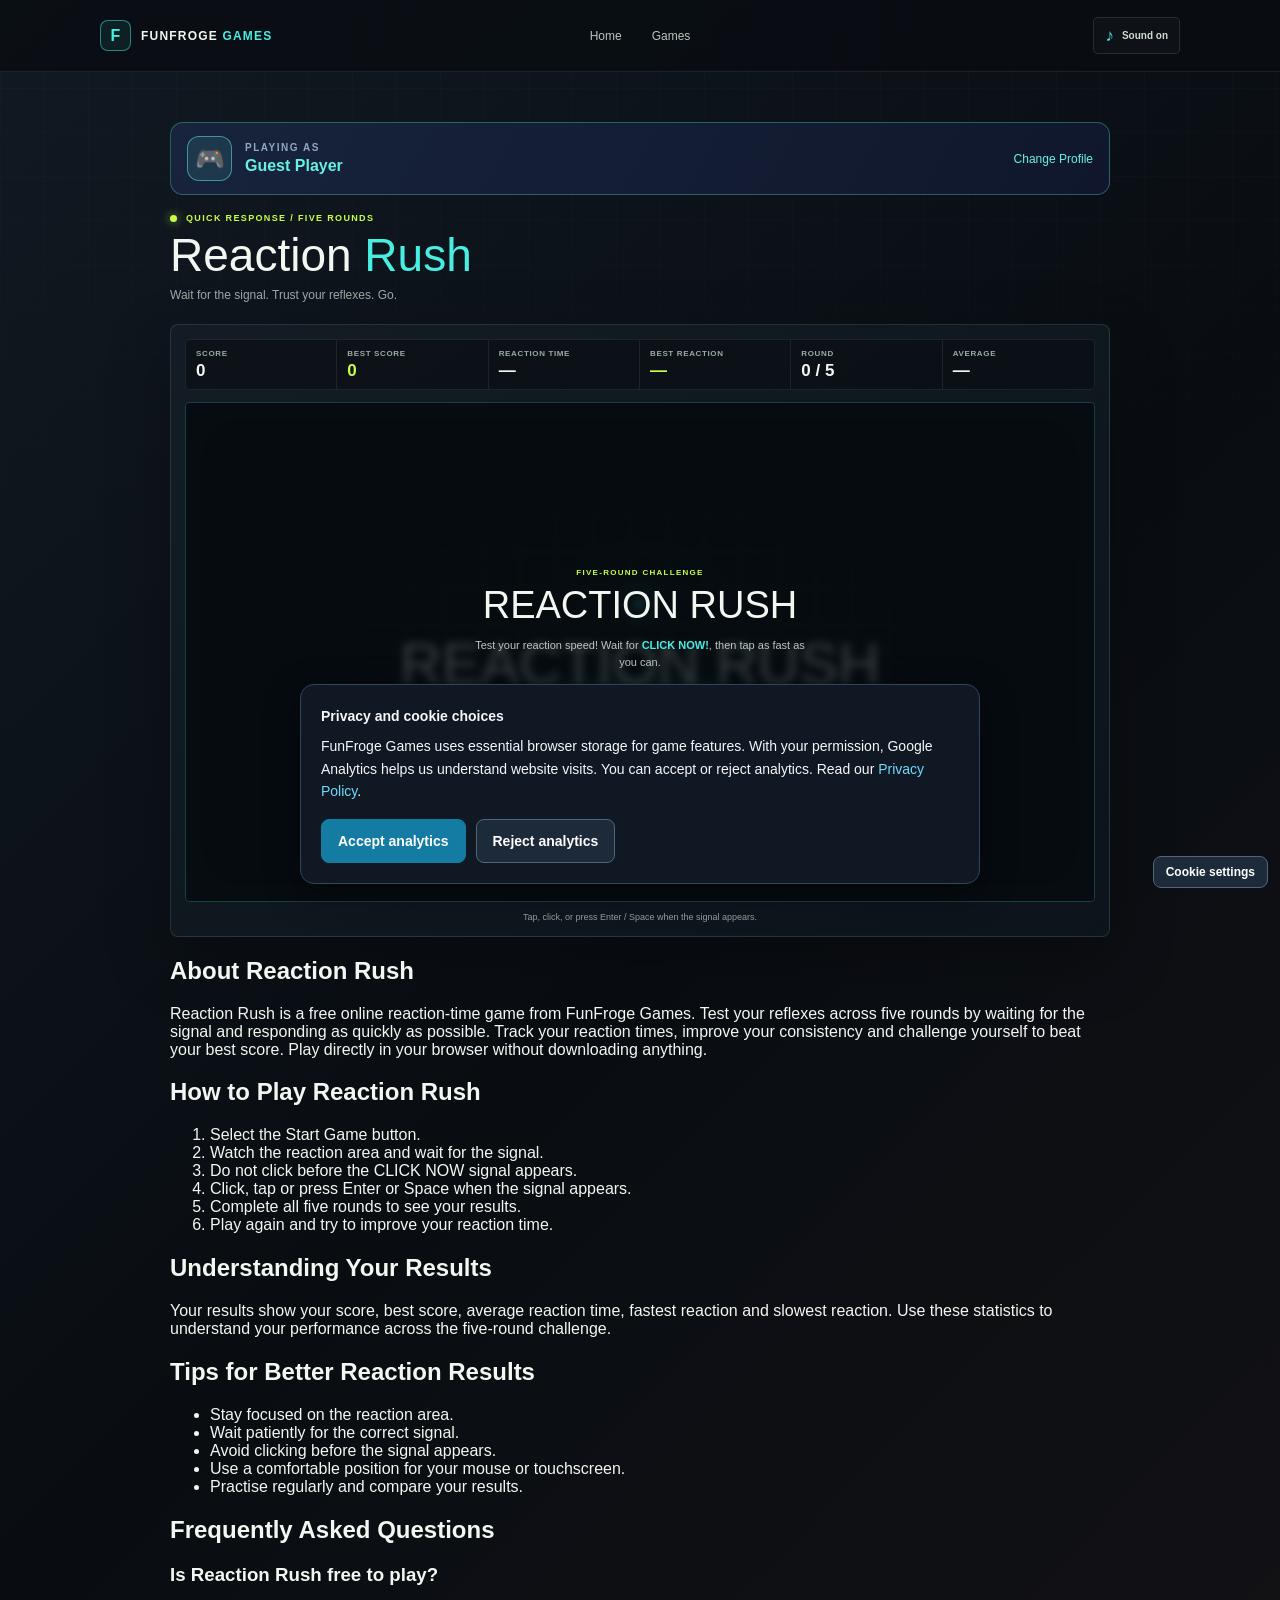
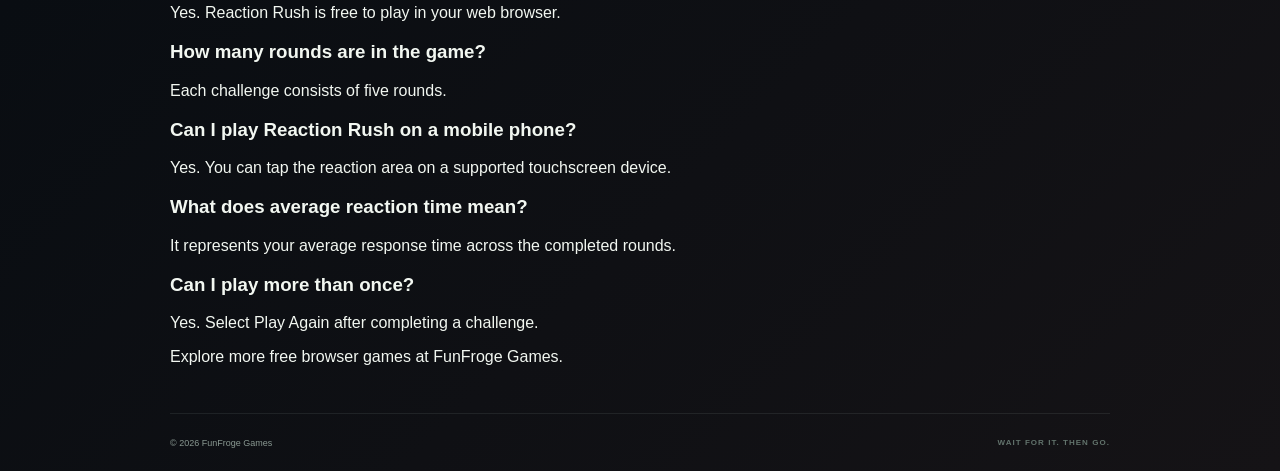
<file: Reaction Rush/index.html>
<!DOCTYPE html>
<html lang="en">
<head>
	<meta charset="UTF-8">
	<meta name="viewport" content="width=device-width, initial-scale=1.0">
	<meta name="theme-color" content="#090d12">
	
<meta name="description" content="Play Reaction Rush free online! Test your reflexes in a five-round reaction-time challenge. Improve your response speed and beat your best score.">
<link rel="canonical" href="https://trend630-afk.github.io/funfroge/Reaction%20Rush/">
<title>Reaction Rush - Free Online Reaction Time Game | FunFroge Games</title>

	<link rel="stylesheet" href="style.css">
	<script src="script.js" defer></script>

	<script src="../cookie-consent.js" defer></script>


<script type="application/ld+json">
{
  "@context": "https://schema.org",
  "@type": "VideoGame",
  "name": "Reaction Rush",
  "description": "A free five-round browser reaction-time game. Wait for the signal, test your reflexes and improve your best score.",
  "genre": ["Arcade", "Reaction", "Casual"],
  "gamePlatform": "Web Browser",
  "applicationCategory": "Game",
  "operatingSystem": "Any",
  "url": "https://trend630-afk.github.io/funfroge/Reaction%20Rush/",
  "author": {
    "@type": "Organization",
    "name": "FunFroge Games"
  },
  "isAccessibleForFree": true
}
</script>
</head>
<body>
	<header class="site-header">
		<a class="wordmark" href="../Game%20Hub/index.html" aria-label="FunFroge Games home">
			<span class="wordmark-mark" aria-hidden="true">F</span>
			<span>FUNFROGE <strong>GAMES</strong></span>
		</a>
		<nav class="main-nav" aria-label="Main navigation">
			<a href="../Game%20Hub/index.html">Home</a>
			<a href="../Game%20Hub/index.html#games">Games</a>
		</nav>
		<button class="sound-button" id="soundButton" type="button" aria-pressed="true" aria-label="Turn sound off">
			<span class="sound-icon" aria-hidden="true">♪</span>
			<span id="soundLabel">Sound on</span>
		</button>
	</header>

	<main class="game-shell">
		<section class="game-player-bar" aria-label="Current player">
    <div class="game-player-avatar" id="gamePlayerAvatar">🎮</div>
    <div class="game-player-details">
        <span>PLAYING AS</span>
        <strong id="gamePlayerName">Guest Player</strong>
    </div>
    <a href="../Game%20Hub/index.html#games">Change Profile</a>
</section>
		<section class="game-heading" aria-labelledby="gameTitle">
			<p class="eyebrow"><span class="eyebrow-dot" aria-hidden="true"></span> QUICK RESPONSE / FIVE ROUNDS</p>
			<h1 id="gameTitle">Reaction <span>Rush</span></h1>
			<p class="intro-copy">Wait for the signal. Trust your reflexes. Go.</p>
		</section>

		<section class="game-panel" aria-label="Reaction Rush game">
			<dl class="scoreboard" aria-label="Game statistics">
				<div class="stat"><dt>Score</dt><dd id="scoreValue">0</dd></div>
				<div class="stat stat-best"><dt>Best score</dt><dd id="bestScoreValue">0</dd></div>
				<div class="stat"><dt>Reaction time</dt><dd id="reactionValue">—</dd></div>
				<div class="stat stat-best-time"><dt>Best reaction</dt><dd id="bestReactionValue">—</dd></div>
				<div class="stat"><dt>Round</dt><dd id="roundValue">0 / 5</dd></div>
				<div class="stat"><dt>Average</dt><dd id="averageValue">—</dd></div>
			</dl>

			<div class="game-stage" id="reactionStage" data-state="start">
				<div class="stage-grid" aria-hidden="true"></div>
				<button class="reaction-pad" id="reactionPad" type="button" aria-label="Reaction area. Wait for the CLICK NOW signal.">
					<span class="signal-ring ring-outer" aria-hidden="true"></span>
					<span class="signal-ring ring-inner" aria-hidden="true"></span>
					<span class="signal-icon" id="signalIcon" aria-hidden="true">R</span>
					<strong class="signal-message" id="signalMessage">REACTION RUSH</strong>
					<span class="signal-caption" id="signalCaption">Test your reaction speed!</span>
				</button>

				<section class="screen-panel start-panel" id="startPanel" aria-labelledby="startTitle">
					<div class="panel-content">
						<p class="panel-kicker">FIVE-ROUND CHALLENGE</p>
						<h2 id="startTitle">REACTION RUSH</h2>
						<p class="panel-copy">Test your reaction speed! Wait for <strong>CLICK NOW!</strong>, then tap as fast as you can.</p>
						<button class="action-button" id="startButton" type="button">Start game <span aria-hidden="true">↗</span></button>
					</div>
				</section>

				<section class="screen-panel results-panel" id="resultsPanel" aria-labelledby="resultsTitle" hidden>
					<div class="panel-content results-content">
						<p class="panel-kicker">CHALLENGE COMPLETE</p>
						<h2 id="resultsTitle">REACTION RUSH RESULTS</h2>
						<div class="results-grid">
							<div><span>Score</span><strong id="finalScore">0</strong></div>
							<div><span>Best score</span><strong id="finalBestScore">0</strong></div>
							<div><span>Average reaction</span><strong id="finalAverage">—</strong></div>
							<div><span>Fastest reaction</span><strong id="finalFastest">—</strong></div>
							<div><span>Slowest reaction</span><strong id="finalSlowest">—</strong></div>
							<div><span>Rating</span><strong class="rating-value" id="finalRating">🎯 KEEP PRACTICING</strong></div>
						</div>
						<p class="record-message" id="newBestMessage" hidden>🏆 NEW BEST!</p>
						<p class="failed-rounds" id="failedRounds" hidden></p>
						<button class="action-button play-again-button" id="playAgainButton" type="button">Play again <span aria-hidden="true">↗</span></button>
						<a class="back-games-link" href="../Game%20Hub/index.html#games">Back to games <span aria-hidden="true">↗</span></a>
					</div>
				</section>
				<div class="score-pop" id="scorePop" aria-hidden="true"></div>
			</div>
			<p class="stage-hint" id="stageHint">Tap, click, or press Enter / Space when the signal appears.</p>
		</section>
		<p class="sr-only" id="gameAnnouncement" role="status" aria-live="polite"></p>
	
<section class="game-info" aria-labelledby="about-reaction-rush">
    <h2 id="about-reaction-rush">About Reaction Rush</h2>
    <p>
        Reaction Rush is a free online reaction-time game from FunFroge Games.
        Test your reflexes across five rounds by waiting for the signal and
        responding as quickly as possible. Track your reaction times, improve
        your consistency and challenge yourself to beat your best score.
        Play directly in your browser without downloading anything.
    </p>

    <h2>How to Play Reaction Rush</h2>
    <ol>
        <li>Select the Start Game button.</li>
        <li>Watch the reaction area and wait for the signal.</li>
        <li>Do not click before the CLICK NOW signal appears.</li>
        <li>Click, tap or press Enter or Space when the signal appears.</li>
        <li>Complete all five rounds to see your results.</li>
        <li>Play again and try to improve your reaction time.</li>
    </ol>

    <h2>Understanding Your Results</h2>
    <p>
        Your results show your score, best score, average reaction time,
        fastest reaction and slowest reaction. Use these statistics to
        understand your performance across the five-round challenge.
    </p>

    <h2>Tips for Better Reaction Results</h2>
    <ul>
        <li>Stay focused on the reaction area.</li>
        <li>Wait patiently for the correct signal.</li>
        <li>Avoid clicking before the signal appears.</li>
        <li>Use a comfortable position for your mouse or touchscreen.</li>
        <li>Practise regularly and compare your results.</li>
    </ul>

    <h2>Frequently Asked Questions</h2>

    <h3>Is Reaction Rush free to play?</h3>
    <p>Yes. Reaction Rush is free to play in your web browser.</p>

    <h3>How many rounds are in the game?</h3>
    <p>Each challenge consists of five rounds.</p>

    <h3>Can I play Reaction Rush on a mobile phone?</h3>
    <p>Yes. You can tap the reaction area on a supported touchscreen device.</p>

    <h3>What does average reaction time mean?</h3>
    <p>It represents your average response time across the completed rounds.</p>

    <h3>Can I play more than once?</h3>
    <p>Yes. Select Play Again after completing a challenge.</p>

    <p>
        Explore more free browser games at
        <a href="../Game%20Hub/index.html">FunFroge Games</a>.
    </p>
</section>
</main>

	<footer class="site-footer">
		<span>© 2026 FunFroge Games</span>
		<span class="footer-note">WAIT FOR IT. THEN GO.</span>
	</footer>
<script>
(() => {
    try {
        const profile = JSON.parse(
            localStorage.getItem("funfrogePlayerProfile") || "null"
        );

        const validAvatars = ["🎮", "👾", "🚀", "🦊", "🐸", "🤖"];

        const name = typeof profile?.name === "string"
            ? profile.name.trim().slice(0, 18)
            : "";

        const avatar = validAvatars.includes(profile?.avatar)
            ? profile.avatar
            : "🎮";

        document.getElementById("gamePlayerName").textContent =
            name || "Guest Player";

        document.getElementById("gamePlayerAvatar").textContent = avatar;
    } catch (error) {
        console.warn("Could not load player profile:", error);
    }
})();
</script>

<script src="../profile-stats.js"></script>
</body>
</html>
</file>
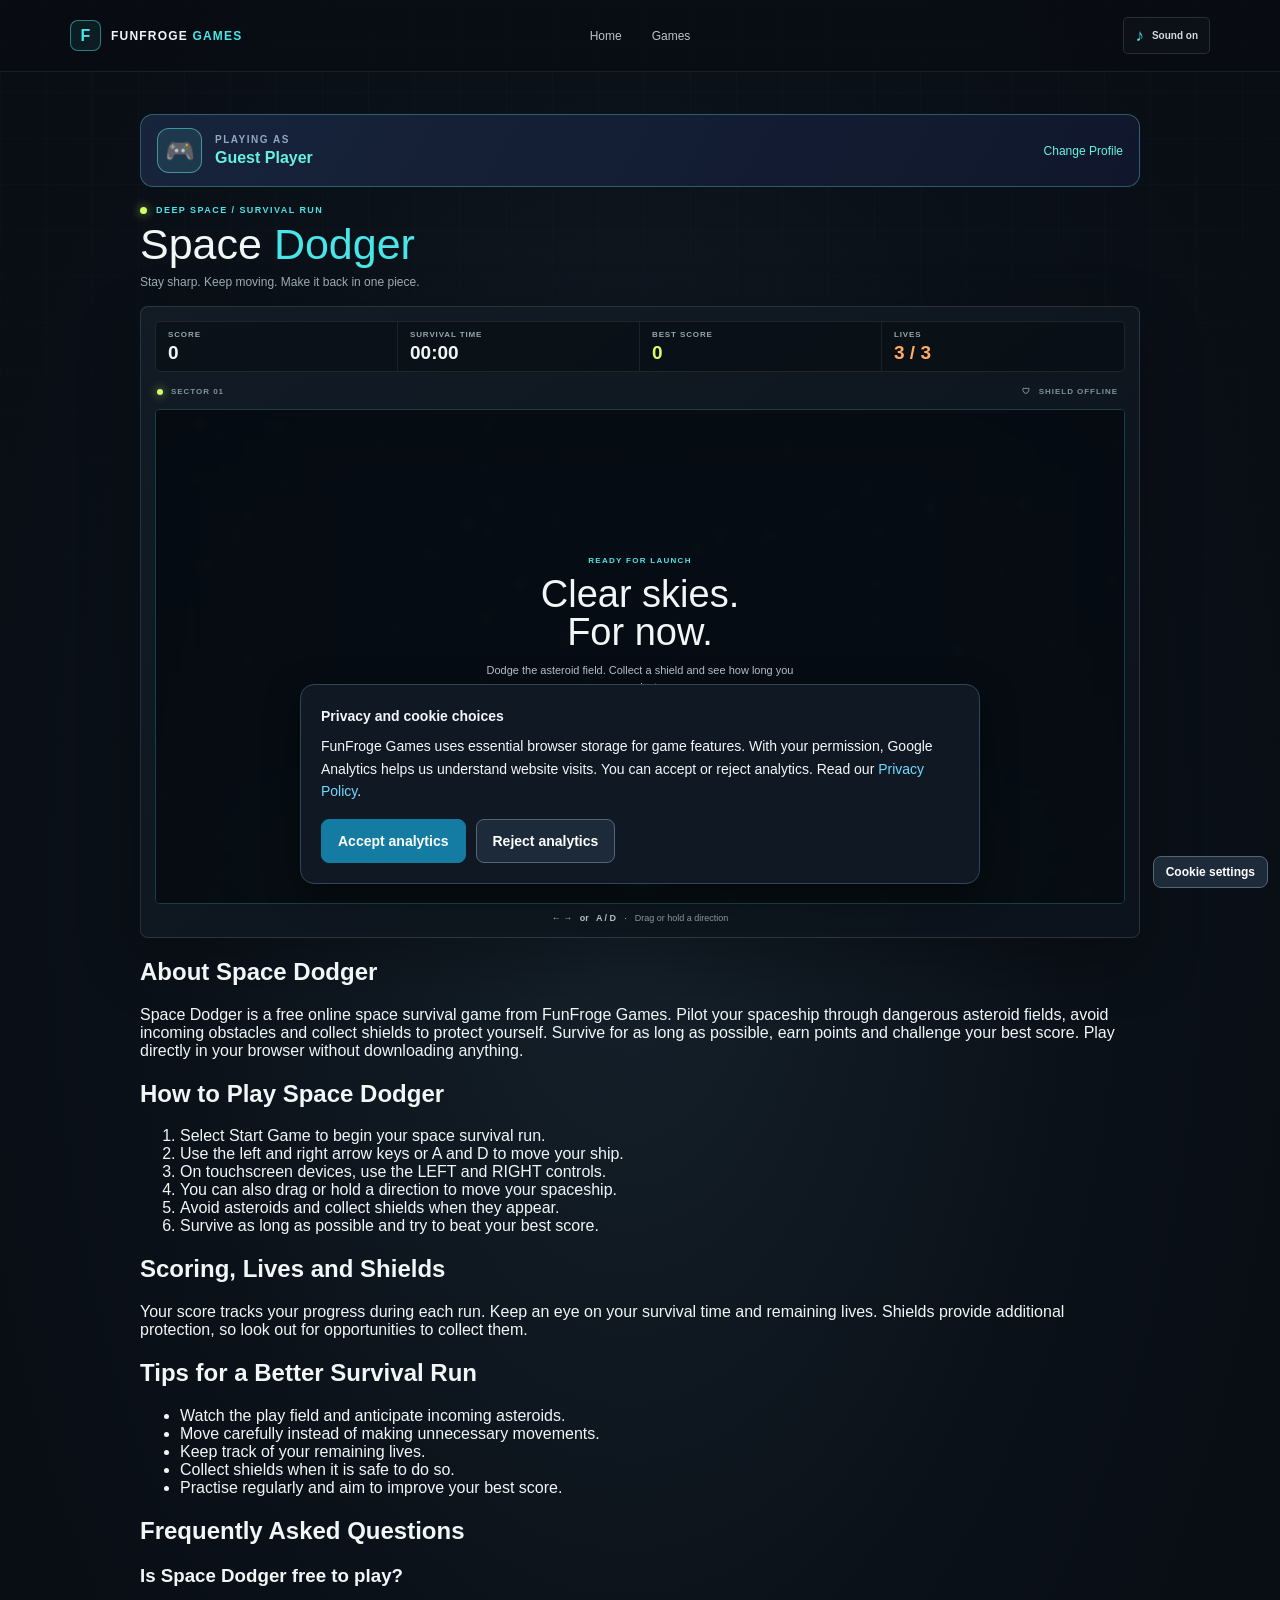
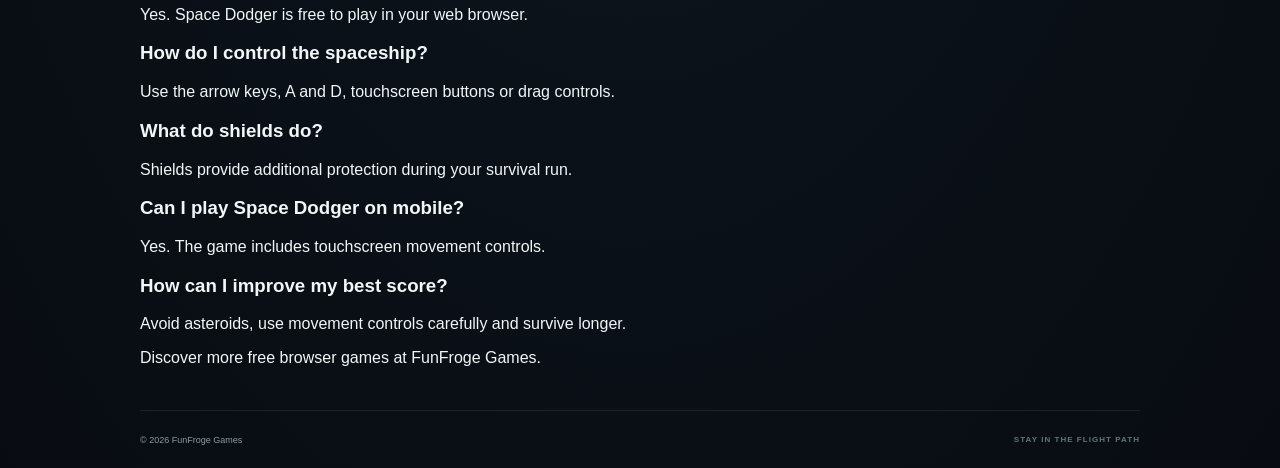
<file: Space Dodger/index.html>
<!DOCTYPE html>
<html lang="en">
<head>
	<meta charset="UTF-8">
	<meta name="viewport" content="width=device-width, initial-scale=1.0">
	<meta name="theme-color" content="#080c12">
	<meta name="description" content="Play Space Dodger, a free arcade survival game from FunFroge Games. Dodge asteroids, collect shields and beat your high score.">
	<meta name="description" content="Play Space Dodger free online! Dodge asteroids, collect shields, survive dangerous sectors and beat your high score in this space arcade game.">
<link rel="canonical" href="https://trend630-afk.github.io/funfroge/Space%20Dodger/">
<title>Space Dodger - Free Online Space Survival Game | FunFroge Games</title>
	<link rel="stylesheet" href="style.css">
	<script src="script.js" defer></script>

	<script src="../cookie-consent.js" defer></script>
<script type="application/ld+json">
{
  "@context": "https://schema.org",
  "@type": "VideoGame",
  "name": "Space Dodger",
  "description": "A free browser-based space survival game. Dodge asteroids, collect shields and survive as long as possible.",
  "genre": ["Arcade", "Space", "Survival"],
  "gamePlatform": "Web Browser",
  "applicationCategory": "Game",
  "operatingSystem": "Any",
  "url": "https://trend630-afk.github.io/funfroge/Space%20Dodger/",
  "author": {
    "@type": "Organization",
    "name": "FunFroge Games"
  },
  "isAccessibleForFree": true
}
</script>
</head>
<body>
	<header class="site-header">
		<a class="wordmark" href="../Game%20Hub/index.html" aria-label="FunFroge Games home">
			<span class="wordmark-mark" aria-hidden="true">F</span>
			<span>FUNFROGE <strong>GAMES</strong></span>
		</a>
		<nav class="main-nav" aria-label="Main navigation">
			<a href="../Game%20Hub/index.html">Home</a>
			<a href="../Game%20Hub/index.html#games">Games</a>
		</nav>
		<button class="sound-button" id="soundButton" type="button" aria-pressed="true" aria-label="Turn sound off">
			<span class="sound-icon" aria-hidden="true">♪</span>
			<span id="soundLabel">Sound on</span>
		</button>
	</header>

	<main class="game-shell">
		<section class="game-player-bar" aria-label="Current player">
    <div class="game-player-avatar" id="gamePlayerAvatar">🎮</div>
    <div class="game-player-details">
        <span>PLAYING AS</span>
        <strong id="gamePlayerName">Guest Player</strong>
    </div>
    <a href="../Game%20Hub/index.html#games">Change Profile</a>
</section>
<section class="game-heading" aria-labelledby="gameTitle">
			<div>
				<p class="eyebrow"><span class="eyebrow-dot" aria-hidden="true"></span> DEEP SPACE / SURVIVAL RUN</p>
				<h1 id="gameTitle">Space <span>Dodger</span></h1>
				<p class="intro-copy">Stay sharp. Keep moving. Make it back in one piece.</p>
			</div>
		</section>

		<section class="game-panel" aria-label="Space Dodger game">
			<dl class="scoreboard" aria-label="Game statistics">
				<div class="stat"><dt>Score</dt><dd id="scoreValue">0</dd></div>
				<div class="stat"><dt>Survival time</dt><dd id="survivalValue">00:00</dd></div>
				<div class="stat stat-best"><dt>Best score</dt><dd id="bestValue">0</dd></div>
				<div class="stat stat-lives"><dt>Lives</dt><dd id="livesValue" aria-label="3 lives remaining">3 / 3</dd></div>
			</dl>

			<div class="status-row">
				<span class="sector-status"><span class="status-dot" aria-hidden="true"></span><span id="sectorLabel">SECTOR 01</span></span>
				<span class="shield-status" id="shieldStatus" role="status" aria-live="polite"><span aria-hidden="true">&#x1f6e1;</span> <span id="shieldLabel">SHIELD OFFLINE</span></span>
			</div>

			<div class="game-stage" id="gameStage">
				<canvas id="gameCanvas" aria-label="Space Dodger play field. Move left and right to avoid asteroids and collect shields." role="img">Space Dodger game area.</canvas>
				<div class="stage-vignette" aria-hidden="true"></div>
				<div class="game-overlay" id="gameOverlay">
					<div class="overlay-content">
						<p class="overlay-kicker" id="overlayKicker">READY FOR LAUNCH</p>
						<h2 id="overlayTitle">Clear skies.<br>For now.</h2>
						<p class="overlay-copy" id="overlayCopy">Dodge the asteroid field. Collect a shield and see how long you can last.</p>
						<div class="final-stats" id="finalStats" hidden>
							<div><span>Final score</span><strong id="finalScore">0</strong></div>
							<div><span>Survival time</span><strong id="finalTime">00:00</strong></div>
							<div><span>Best score</span><strong id="finalBest">0</strong></div>
						</div>
						<p class="record-message" id="recordMessage" hidden>🏆 NEW BEST!</p>
						<button class="launch-button" id="startButton" type="button"><span id="startButtonLabel">Start game</span><span aria-hidden="true">↗</span></button>
						<a class="back-games" id="backGamesLink" href="../Game%20Hub/index.html#games" hidden>Back to games <span aria-hidden="true">↗</span></a>
					</div>
				</div>
				<div class="hit-flash" id="hitFlash" aria-hidden="true"></div>
			</div>

			<div class="touch-controls" aria-label="Touch movement controls">
				<button class="move-button" id="moveLeftButton" type="button" aria-label="Move spaceship left"><span aria-hidden="true">←</span><small>LEFT</small></button>
				<p>MOVE SHIP</p>
				<button class="move-button" id="moveRightButton" type="button" aria-label="Move spaceship right"><span aria-hidden="true">→</span><small>RIGHT</small></button>
			</div>
			<p class="control-hint"><span class="keyboard-hint">← → &nbsp; or &nbsp; A / D</span><span class="hint-divider" aria-hidden="true">·</span><span>Drag or hold a direction</span></p>
		</section>
		<p class="sr-only" id="gameAnnouncement" role="status" aria-live="polite"></p>
	<section class="game-info" aria-labelledby="about-space-dodger">
    <h2 id="about-space-dodger">About Space Dodger</h2>
    <p>
        Space Dodger is a free online space survival game from FunFroge Games.
        Pilot your spaceship through dangerous asteroid fields, avoid incoming
        obstacles and collect shields to protect yourself. Survive for as long
        as possible, earn points and challenge your best score. Play directly
        in your browser without downloading anything.
    </p>

    <h2>How to Play Space Dodger</h2>
    <ol>
        <li>Select Start Game to begin your space survival run.</li>
        <li>Use the left and right arrow keys or A and D to move your ship.</li>
        <li>On touchscreen devices, use the LEFT and RIGHT controls.</li>
        <li>You can also drag or hold a direction to move your spaceship.</li>
        <li>Avoid asteroids and collect shields when they appear.</li>
        <li>Survive as long as possible and try to beat your best score.</li>
    </ol>

    <h2>Scoring, Lives and Shields</h2>
    <p>
        Your score tracks your progress during each run. Keep an eye on your
        survival time and remaining lives. Shields provide additional
        protection, so look out for opportunities to collect them.
    </p>

    <h2>Tips for a Better Survival Run</h2>
    <ul>
        <li>Watch the play field and anticipate incoming asteroids.</li>
        <li>Move carefully instead of making unnecessary movements.</li>
        <li>Keep track of your remaining lives.</li>
        <li>Collect shields when it is safe to do so.</li>
        <li>Practise regularly and aim to improve your best score.</li>
    </ul>

    <h2>Frequently Asked Questions</h2>

    <h3>Is Space Dodger free to play?</h3>
    <p>Yes. Space Dodger is free to play in your web browser.</p>

    <h3>How do I control the spaceship?</h3>
    <p>Use the arrow keys, A and D, touchscreen buttons or drag controls.</p>

    <h3>What do shields do?</h3>
    <p>Shields provide additional protection during your survival run.</p>

    <h3>Can I play Space Dodger on mobile?</h3>
    <p>Yes. The game includes touchscreen movement controls.</p>

    <h3>How can I improve my best score?</h3>
    <p>Avoid asteroids, use movement controls carefully and survive longer.</p>

    <p>
        Discover more free browser games at
        <a href="../Game%20Hub/index.html">FunFroge Games</a>.
    </p>
</section>
</main>

	<footer class="site-footer">
		<span>© 2026 FunFroge Games</span>
		<span class="footer-note">STAY IN THE FLIGHT PATH</span>
	</footer>
<script>
(() => {
    try {
        const profile = JSON.parse(
            localStorage.getItem("funfrogePlayerProfile") || "null"
        );
        const validAvatars = ["🎮", "👾", "🚀", "🦊", "🐸", "🤖"];
        const name = typeof profile?.name === "string"
            ? profile.name.trim().slice(0, 18)
            : "";
        const avatar = validAvatars.includes(profile?.avatar)
            ? profile.avatar
            : "🎮";

        document.getElementById("gamePlayerName").textContent =
            name || "Guest Player";
        document.getElementById("gamePlayerAvatar").textContent = avatar;
    } catch (error) {
        console.warn("Could not load player profile:", error);
    }
})();
</script>
<script src="../profile-stats.js"></script>
</body>
</html>
</file>
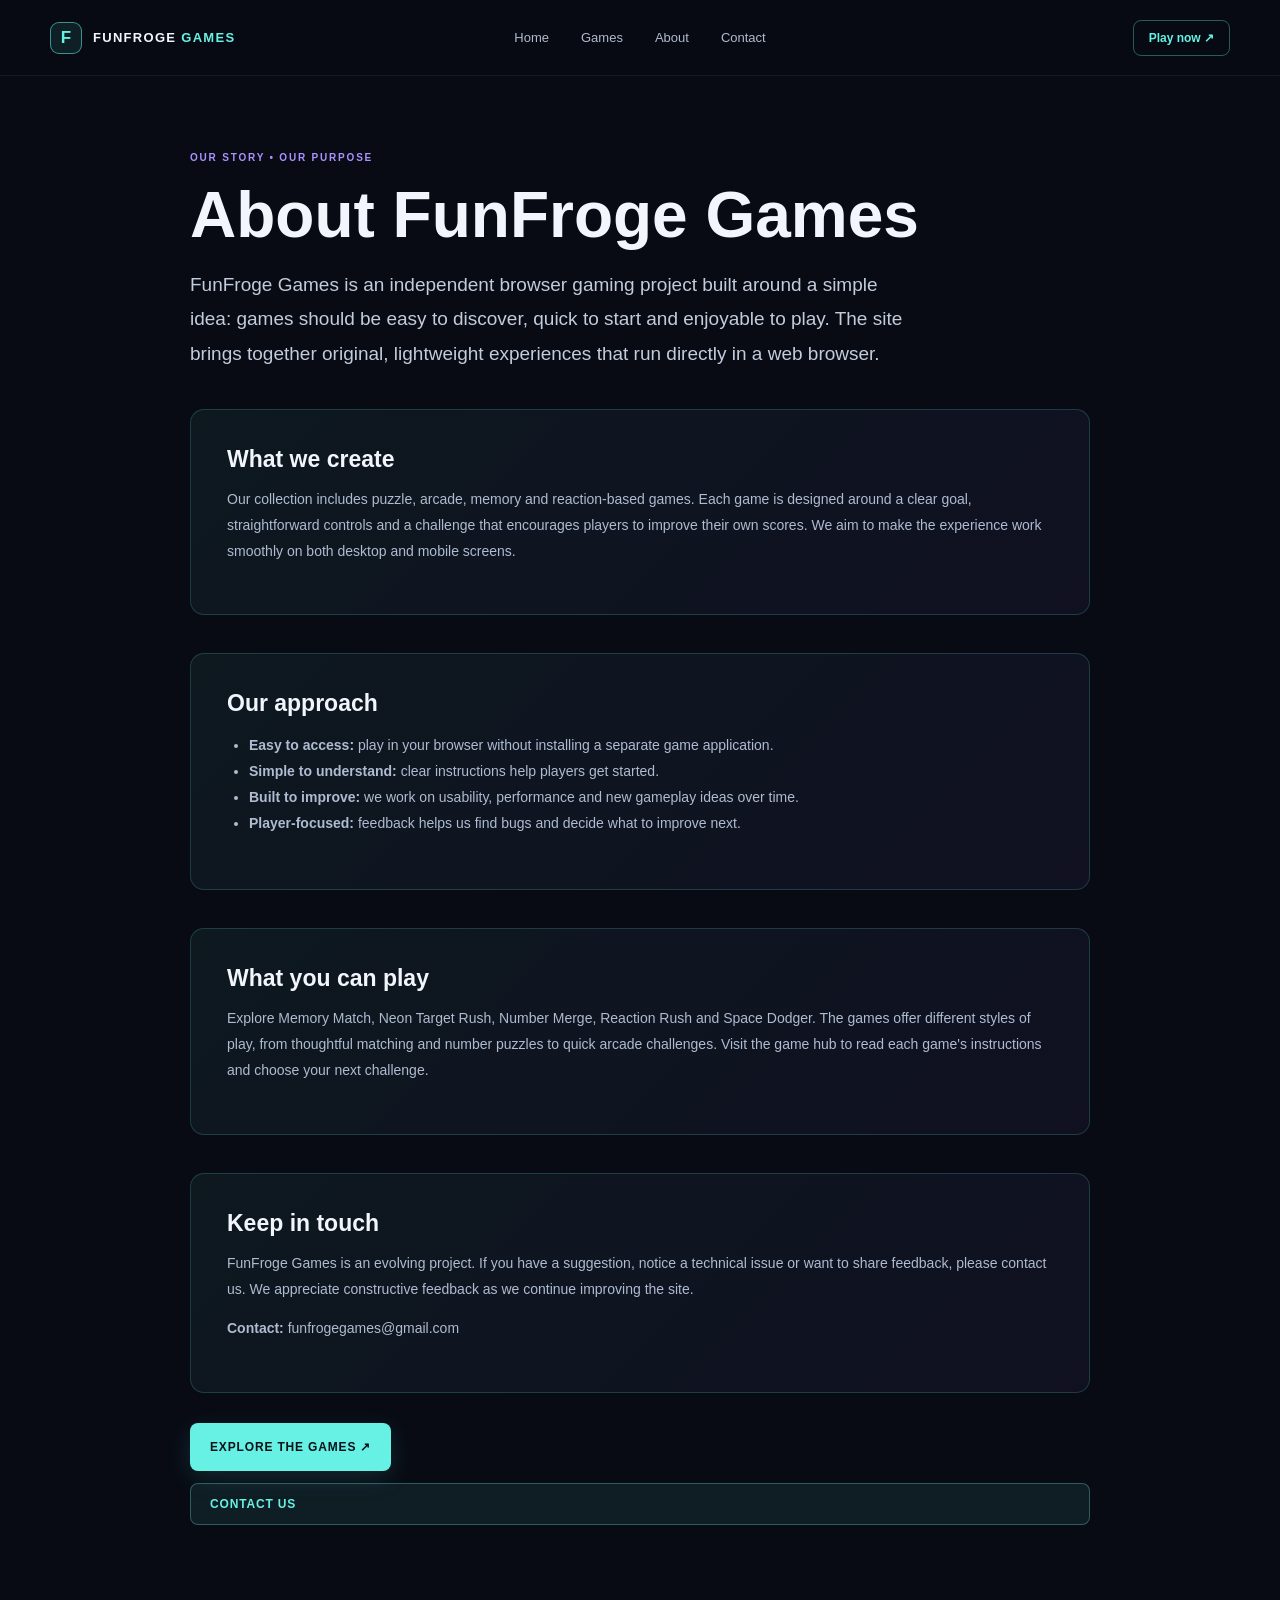
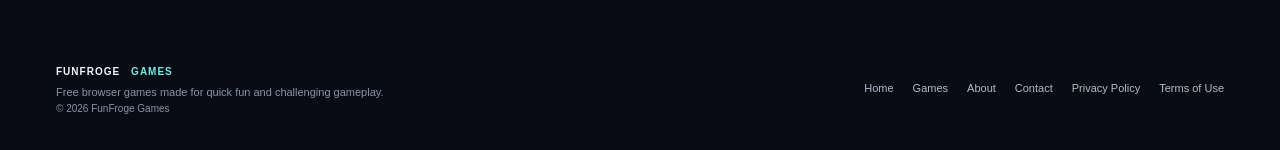
<file: Game Hub/about.html>
<!DOCTYPE html>
<html lang="en">
<head>
  <meta charset="UTF-8">
  <meta name="viewport" content="width=device-width, initial-scale=1.0">
  <meta name="theme-color" content="#080b14">
  <meta name="description" content="Learn about FunFroge Games, an independent browser gaming project creating free, accessible puzzle and arcade experiences.">
  <meta property="og:type" content="website">
  <meta property="og:title" content="About FunFroge Games">
  <meta property="og:description" content="Our purpose, approach and plans for free browser games.">
  <link rel="canonical" href="https://trend630-afk.github.io/funfroge/Game%20Hub/about.html">
  <link rel="stylesheet" href="style.css">
  <title>About FunFroge Games</title>
  <style>
    .about-page { width:min(900px,calc(100% - 40px)); margin:0 auto; padding:76px 0 100px; }
    .about-page .eyebrow { color:var(--purple); }
    .about-page h1 { margin:12px 0 18px; font-size:clamp(36px,6vw,64px); line-height:1.05; }
    .about-lede { max-width:720px; color:#c2ccdc; font-size:clamp(16px,2vw,19px); line-height:1.8; }
    .about-panel { margin-top:38px; padding:clamp(22px,4vw,36px); border:1px solid rgba(103,241,228,.18); border-radius:14px; background:linear-gradient(135deg,rgba(103,241,228,.06),rgba(150,105,255,.06)); }
    .about-panel h2 { margin:0 0 10px; font-size:23px; }
    .about-panel p,.about-page li { color:#aebbd0; font-size:14px; line-height:1.85; }
    .about-page ul { padding-left:22px; }
    .about-actions { display:flex; flex-wrap:wrap; gap:12px; margin-top:30px; }
    @media(max-width:700px){.about-page{padding-top:48px}.site-header{grid-template-columns:1fr auto}.main-nav{display:none}}
  </style>
</head>
<body>
  <header class="site-header">
    <a class="wordmark" href="index.html" aria-label="FunFroge Games home">
      <span class="wordmark-icon" aria-hidden="true">F</span>
      <span>FUNFROGE <strong>GAMES</strong></span>
    </a>
    <nav class="main-nav" aria-label="Main navigation">
      <a href="index.html">Home</a>
      <a href="index.html#games">Games</a>
      <a href="about.html" aria-current="page">About</a>
      <a href="contact.html">Contact</a>
    </nav>
    <a class="header-cta" href="index.html#games">Play now <span aria-hidden="true">↗</span></a>
  </header>

  <main class="about-page">
    <p class="eyebrow">OUR STORY • OUR PURPOSE</p>
    <h1>About FunFroge Games</h1>
    <p class="about-lede">FunFroge Games is an independent browser gaming project built around a simple idea: games should be easy to discover, quick to start and enjoyable to play. The site brings together original, lightweight experiences that run directly in a web browser.</p>

    <section class="about-panel">
      <h2>What we create</h2>
      <p>Our collection includes puzzle, arcade, memory and reaction-based games. Each game is designed around a clear goal, straightforward controls and a challenge that encourages players to improve their own scores. We aim to make the experience work smoothly on both desktop and mobile screens.</p>
    </section>

    <section class="about-panel">
      <h2>Our approach</h2>
      <ul>
        <li><strong>Easy to access:</strong> play in your browser without installing a separate game application.</li>
        <li><strong>Simple to understand:</strong> clear instructions help players get started.</li>
        <li><strong>Built to improve:</strong> we work on usability, performance and new gameplay ideas over time.</li>
        <li><strong>Player-focused:</strong> feedback helps us find bugs and decide what to improve next.</li>
      </ul>
    </section>

    <section class="about-panel">
      <h2>What you can play</h2>
      <p>Explore Memory Match, Neon Target Rush, Number Merge, Reaction Rush and Space Dodger. The games offer different styles of play, from thoughtful matching and number puzzles to quick arcade challenges. Visit the game hub to read each game's instructions and choose your next challenge.</p>
    </section>

    <section class="about-panel">
      <h2>Keep in touch</h2>
      <p>FunFroge Games is an evolving project. If you have a suggestion, notice a technical issue or want to share feedback, please contact us. We appreciate constructive feedback as we continue improving the site.</p>
      <p><strong>Contact:</strong> <a href="mailto:funfrogegames@gmail.com">funfrogegames@gmail.com</a></p>
    </section>

    <div class="about-actions">
      <a class="button button-primary" href="index.html#games">Explore the games ↗</a>
      <a class="button button-game" href="contact.html">Contact us</a>
    </div>
  </main>

  <footer class="site-footer">
    <div class="footer-brand">
      <a class="footer-wordmark" href="index.html">FUNFROGE <span>GAMES</span></a>
      <p class="footer-description">Free browser games made for quick fun and challenging gameplay.</p>
      <p class="footer-copyright">© 2026 FunFroge Games</p>
    </div>
    <nav class="footer-nav" aria-label="Footer navigation">
      <a href="index.html">Home</a><a href="index.html#games">Games</a>
      <a href="about.html">About</a><a href="contact.html">Contact</a>
      <a href="privacy.html">Privacy Policy</a><a href="terms.html">Terms of Use</a>
    </nav>
  </footer>
</body>
</html>
</file>
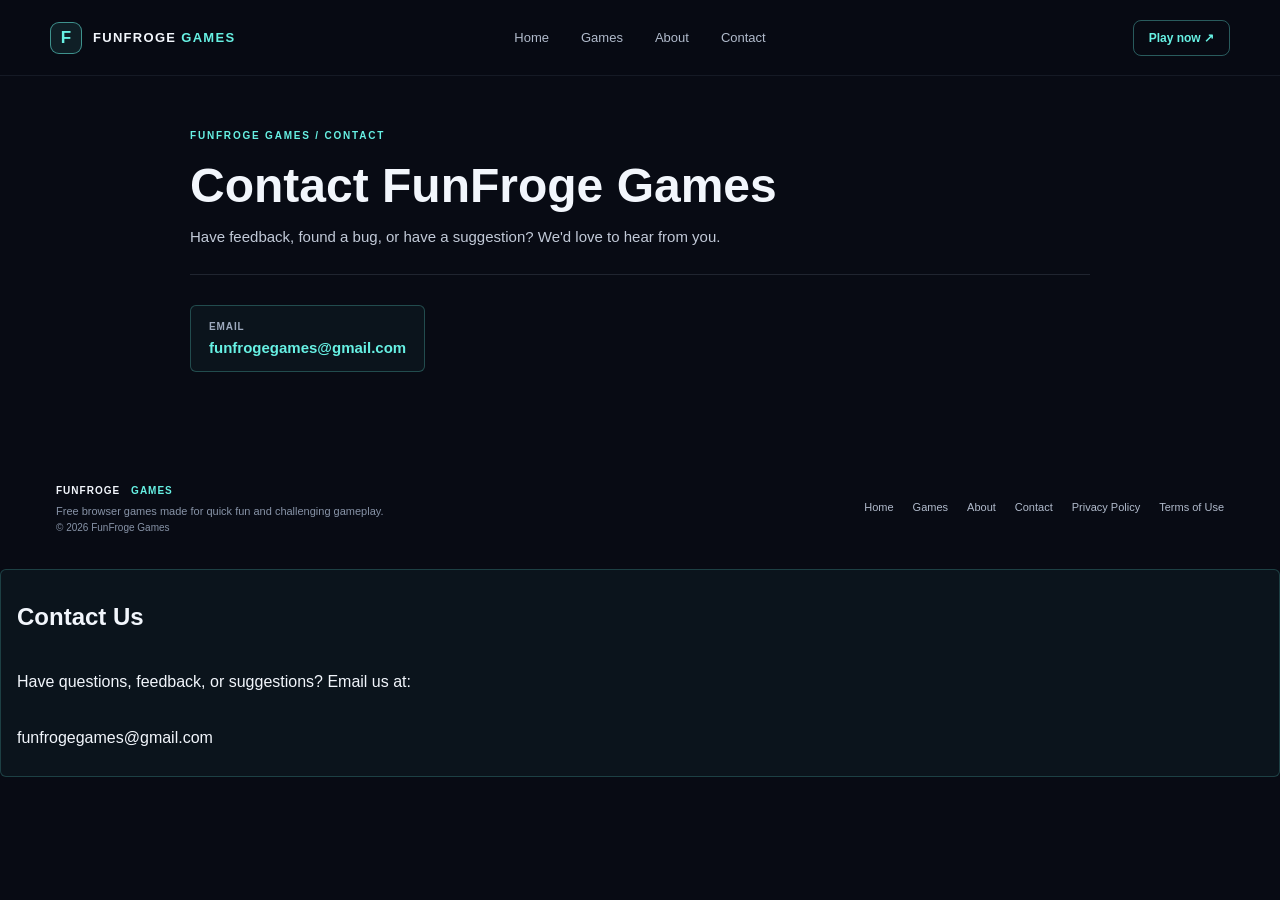
<file: Game Hub/contact.html>
<!DOCTYPE html>
<html lang="en">
<head>
	<meta charset="UTF-8">
	<meta name="viewport" content="width=device-width, initial-scale=1.0">
	<meta name="theme-color" content="#080b14">
	<meta name="description" content="Contact FunFroge Games with feedback, bug reports, or suggestions about the browser games.">
	<meta property="og:type" content="website">
	<meta property="og:title" content="Contact – FunFroge Games">
	<meta property="og:description" content="Send FunFroge Games feedback, a bug report, or a suggestion.">
	<title>Contact – FunFroge Games</title>
	<link rel="stylesheet" href="style.css">
</head>
<body>
	<header class="site-header" id="home">
		<a class="wordmark" href="index.html#home" aria-label="FunFroge Games home">
			<span class="wordmark-icon" aria-hidden="true">F</span>
			<span>FUNFROGE <strong>GAMES</strong></span>
		</a>
		<nav class="main-nav" aria-label="Main navigation">
			<a href="index.html#home">Home</a>
			<a href="index.html#games">Games</a>
			<a href="index.html#about">About</a>
			<a href="contact.html" aria-current="page">Contact</a>
		</nav>
		<a class="header-cta" href="index.html#games">Play now <span aria-hidden="true">↗</span></a>
	</header>

	<main class="legal-main">
		<header class="legal-heading">
			<p class="eyebrow">FUNFROGE GAMES / CONTACT</p>
			<h1>Contact FunFroge Games</h1>
			<p>Have feedback, found a bug, or have a suggestion? We'd love to hear from you.</p>
		</header>
		<div class="contact-detail">
			<span>Email</span>
<strong><a href="mailto:funfrogegames@gmail.com">funfrogegames@gmail.com</a></strong>
		</div>
	</main>

	<footer class="site-footer">
		<div class="footer-brand">
			<a class="footer-wordmark" href="index.html#home">FUNFROGE <span>GAMES</span></a>
			<p class="footer-description">Free browser games made for quick fun and challenging gameplay.</p>
			<p class="footer-copyright">© 2026 FunFroge Games</p>
		</div>
		<nav class="footer-nav" aria-label="Footer navigation">
			<a href="index.html#home">Home</a><a href="index.html#games">Games</a><a href="index.html#about">About</a>
			<a href="contact.html" aria-current="page">Contact</a><a href="privacy.html">Privacy Policy</a><a href="terms.html">Terms of Use</a>
		</nav>
	</footer>
<section class="contact-email">
  <h2>Contact Us</h2>
  <p>Have questions, feedback, or suggestions? Email us at:</p>
  <p>
    <a href="mailto:funfrogegames@gmail.com">funfrogegames@gmail.com</a>
  </p>
</section>
</body>
</html>
</file>
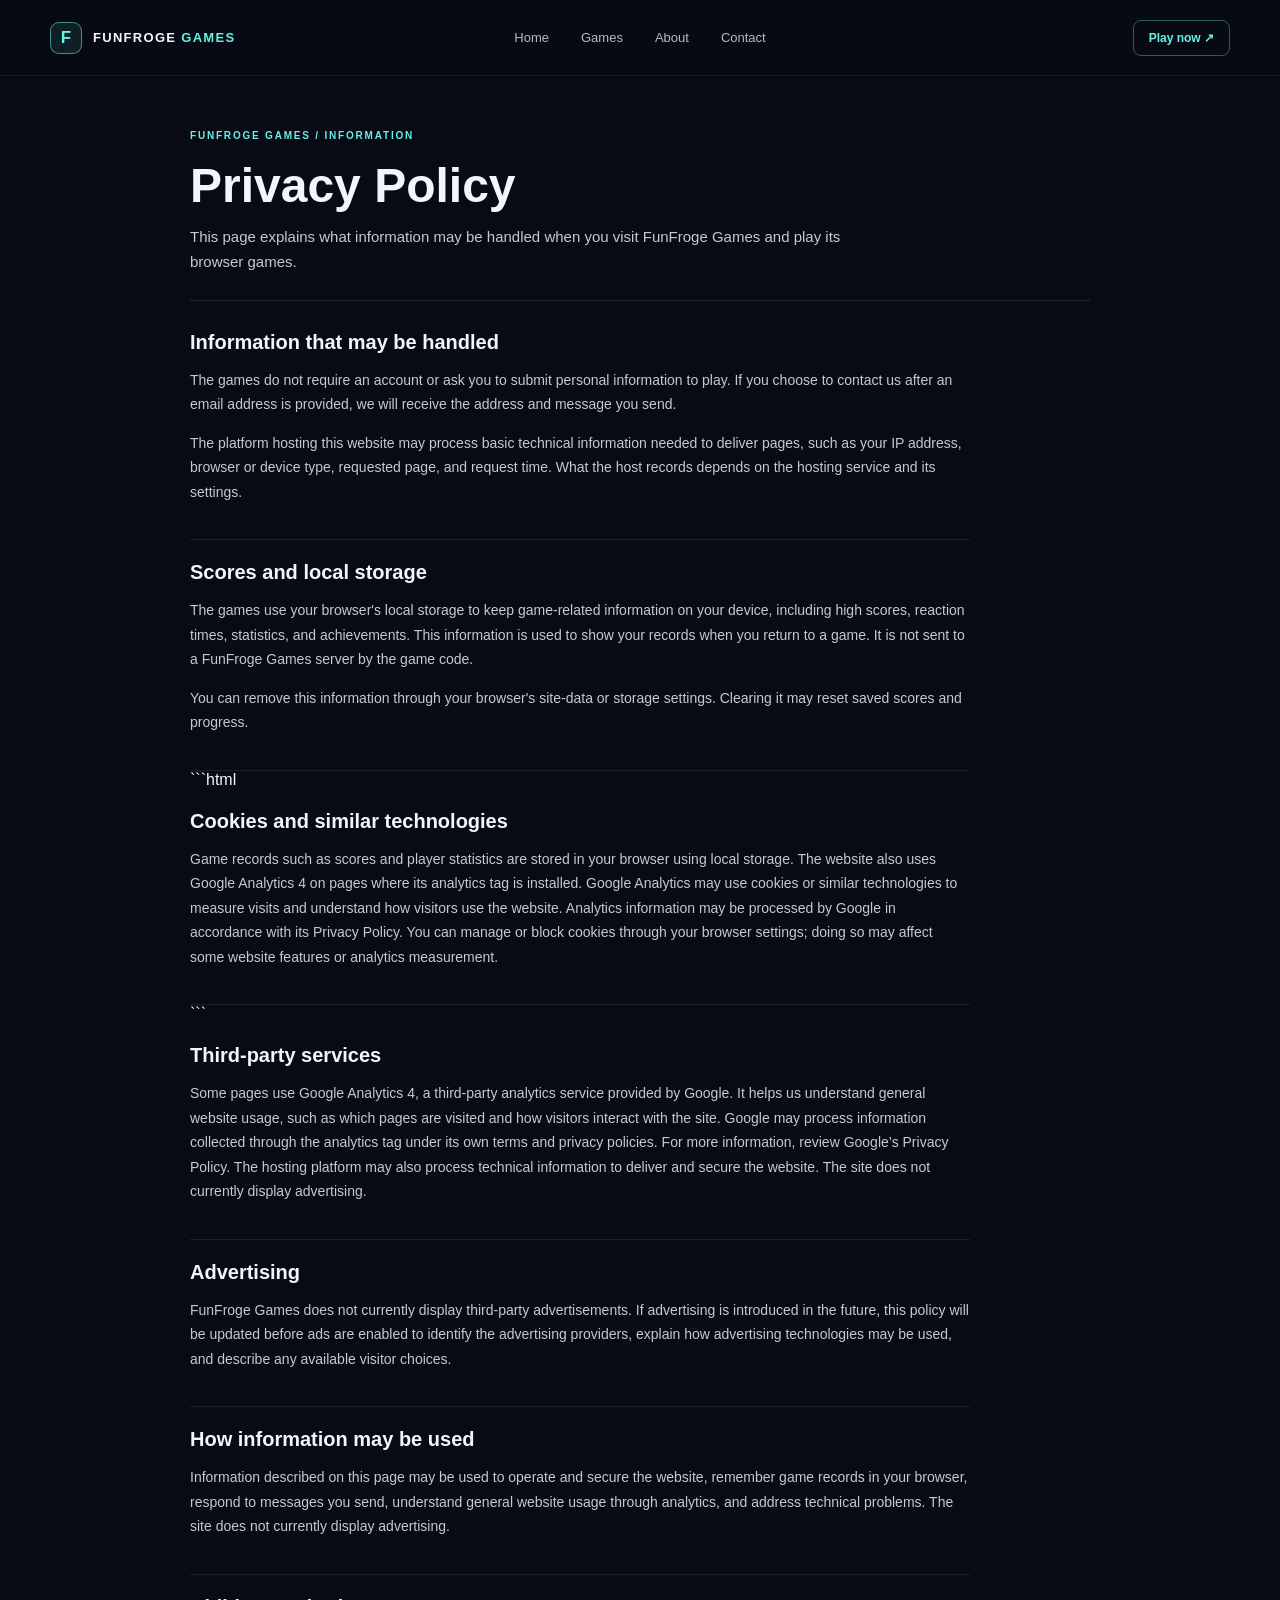
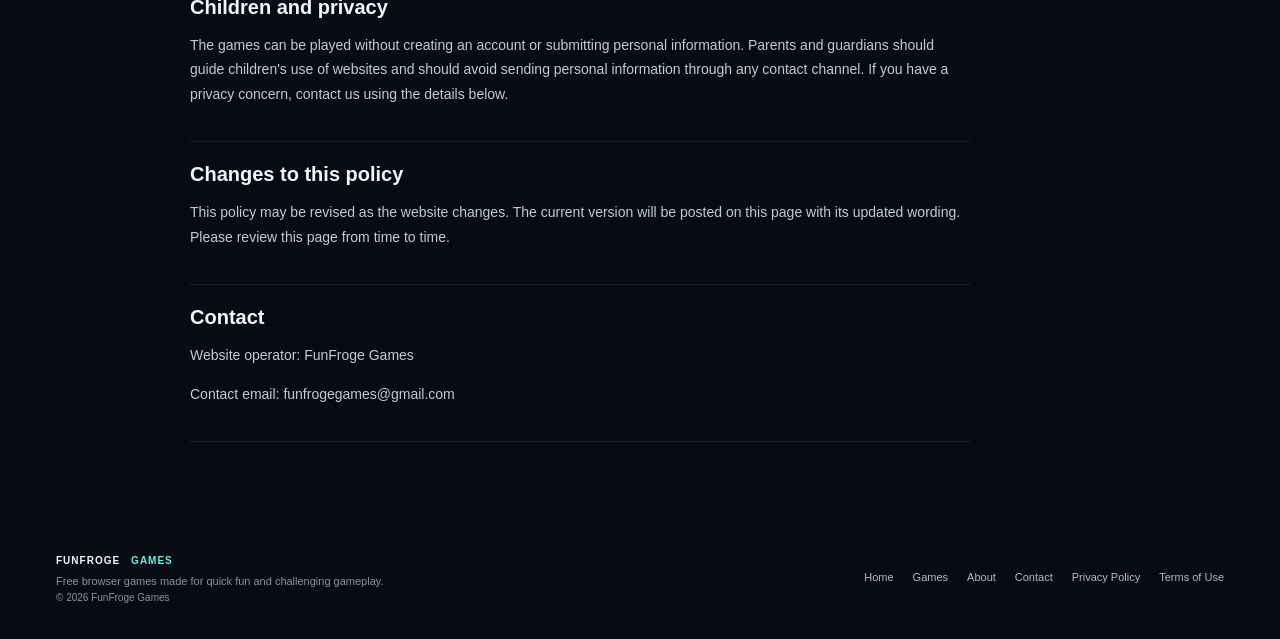
<file: Game Hub/privacy.html>
<!DOCTYPE html>
<html lang="en">
<head>
	<meta charset="UTF-8">
	<meta name="viewport" content="width=device-width, initial-scale=1.0">
	<meta name="theme-color" content="#080b14">
	<meta name="description" content="Read the FunFroge Games Privacy Policy and learn how game scores, technical information, and future services may be handled.">
	<meta property="og:type" content="website">
	<meta property="og:title" content="Privacy Policy – FunFroge Games">
	<meta property="og:description" content="Learn how FunFroge Games handles browser storage, technical information, and privacy matters.">
	<title>Privacy Policy – FunFroge Games</title>
	<link rel="stylesheet" href="style.css">
</head>
<body>
	<header class="site-header" id="home">
		<a class="wordmark" href="index.html#home" aria-label="FunFroge Games home">
			<span class="wordmark-icon" aria-hidden="true">F</span>
			<span>FUNFROGE <strong>GAMES</strong></span>
		</a>
		<nav class="main-nav" aria-label="Main navigation">
			<a href="index.html#home">Home</a>
			<a href="index.html#games">Games</a>
			<a href="index.html#about">About</a>
			<a href="index.html#contact">Contact</a>
		</nav>
		<a class="header-cta" href="index.html#games">Play now <span aria-hidden="true">↗</span></a>
	</header>

	<main class="legal-main">
		<header class="legal-heading">
			<p class="eyebrow">FUNFROGE GAMES / INFORMATION</p>
			<h1>Privacy Policy</h1>
			<p>This page explains what information may be handled when you visit FunFroge Games and play its browser games.</p>
		</header>

		<div class="legal-content">
			<section aria-labelledby="privacy-information">
				<h2 id="privacy-information">Information that may be handled</h2>
				<p>The games do not require an account or ask you to submit personal information to play. If you choose to contact us after an email address is provided, we will receive the address and message you send.</p>
				<p>The platform hosting this website may process basic technical information needed to deliver pages, such as your IP address, browser or device type, requested page, and request time. What the host records depends on the hosting service and its settings.</p>
			</section>

			<section aria-labelledby="privacy-storage">
				<h2 id="privacy-storage">Scores and local storage</h2>
				<p>The games use your browser's local storage to keep game-related information on your device, including high scores, reaction times, statistics, and achievements. This information is used to show your records when you return to a game. It is not sent to a FunFroge Games server by the game code.</p>
				<p>You can remove this information through your browser's site-data or storage settings. Clearing it may reset saved scores and progress.</p>
			</section>

			```html
<section aria-labelledby="privacy-cookies">
    <h2 id="privacy-cookies">Cookies and similar technologies</h2>
    <p>Game records such as scores and player statistics are stored in your browser using local storage. The website also uses Google Analytics 4 on pages where its analytics tag is installed. Google Analytics may use cookies or similar technologies to measure visits and understand how visitors use the website. Analytics information may be processed by Google in accordance with its <a href="https://policies.google.com/privacy" target="_blank" rel="noopener noreferrer">Privacy Policy</a>. You can manage or block cookies through your browser settings; doing so may affect some website features or analytics measurement.</p>
</section>
```

			<section aria-labelledby="privacy-services">
				<h2 id="privacy-services">Third-party services</h2>
				<p>Some pages use Google Analytics 4, a third-party analytics service provided by Google. It helps us understand general website usage, such as which pages are visited and how visitors interact with the site. Google may process information collected through the analytics tag under its own terms and privacy policies. For more information, review <a href="https://policies.google.com/privacy" target="_blank" rel="noopener noreferrer">Google’s Privacy Policy</a>. The hosting platform may also process technical information to deliver and secure the website. The site does not currently display advertising.</p>
			</section>
<section aria-labelledby="privacy-advertising">
  <h2 id="privacy-advertising">Advertising</h2>
  <p>FunFroge Games does not currently display third-party advertisements. If advertising is introduced in the future, this policy will be updated before ads are enabled to identify the advertising providers, explain how advertising technologies may be used, and describe any available visitor choices.</p>
</section>
			<section aria-labelledby="privacy-use">
				<h2 id="privacy-use">How information may be used</h2>
				<p>Information described on this page may be used to operate and secure the website, remember game records in your browser, respond to messages you send, understand general website usage through analytics, and address technical problems. The site does not currently display advertising.</p>
			</section>

			<section aria-labelledby="privacy-children">
				<h2 id="privacy-children">Children and privacy</h2>
				<p>The games can be played without creating an account or submitting personal information. Parents and guardians should guide children's use of websites and should avoid sending personal information through any contact channel. If you have a privacy concern, contact us using the details below.</p>
			</section>

			<section aria-labelledby="privacy-changes">
				<h2 id="privacy-changes">Changes to this policy</h2>
				<p>This policy may be revised as the website changes. The current version will be posted on this page with its updated wording. Please review this page from time to time.</p>
			</section>

			<section aria-labelledby="privacy-contact">
				<h2 id="privacy-contact">Contact</h2>
				<p>Website operator: FunFroge Games</p>
				<p>Contact email: <a href="mailto:funfrogegames@gmail.com">funfrogegames@gmail.com</a></p>
			</section>
		</div>
	</main>

	<footer class="site-footer">
		<div class="footer-brand">
			<a class="footer-wordmark" href="index.html#home">FUNFROGE <span>GAMES</span></a>
			<p class="footer-description">Free browser games made for quick fun and challenging gameplay.</p>
			<p class="footer-copyright">© 2026 FunFroge Games</p>
		</div>
		<nav class="footer-nav" aria-label="Footer navigation">
			<a href="index.html#home">Home</a><a href="index.html#games">Games</a><a href="index.html#about">About</a>
			<a href="index.html#contact">Contact</a><a href="privacy.html" aria-current="page">Privacy Policy</a><a href="terms.html">Terms of Use</a>
		</nav>
	</footer>
</body>
</html>
</file>
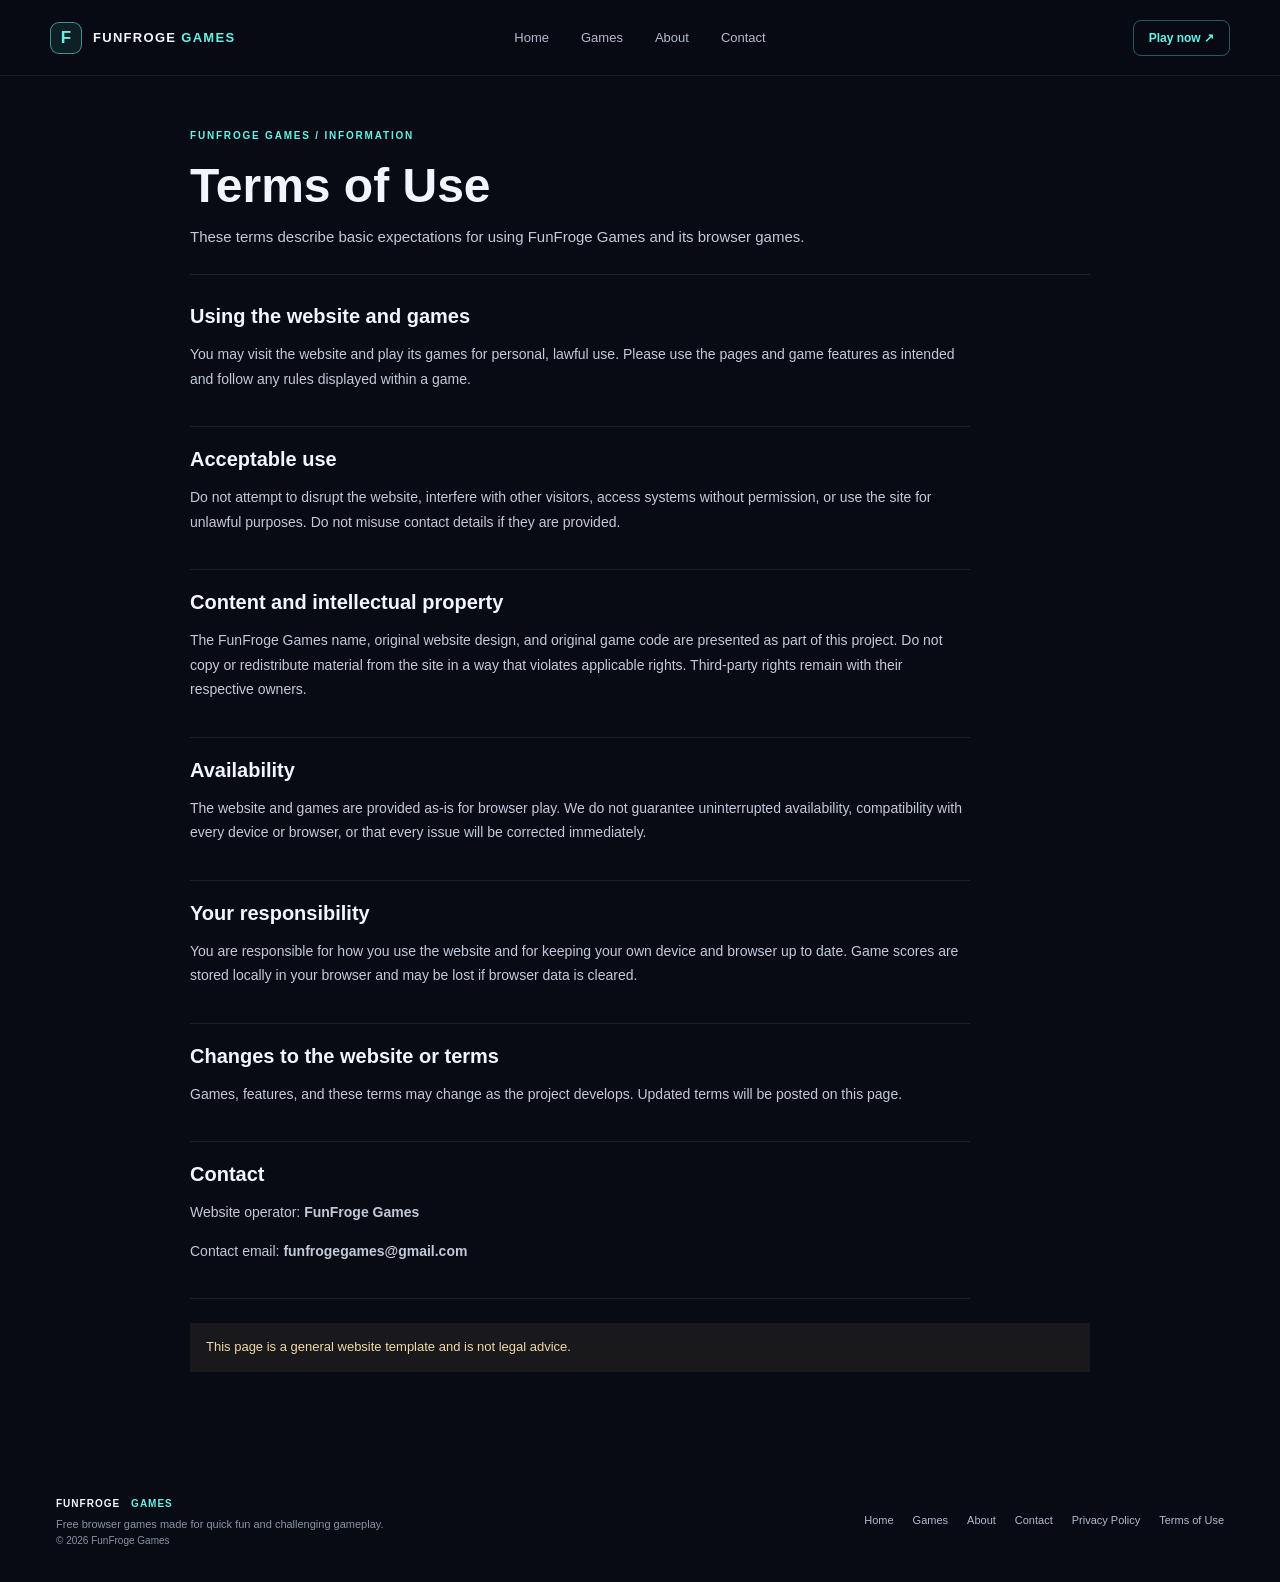
<file: Game Hub/terms.html>
<!DOCTYPE html>
<html lang="en">
<head>
	<meta charset="UTF-8">
	<meta name="viewport" content="width=device-width, initial-scale=1.0">
	<meta name="theme-color" content="#080b14">
	<meta name="description" content="Read the FunFroge Games Terms of Use for information about using the website and its browser games.">
	<meta property="og:type" content="website">
	<meta property="og:title" content="Terms of Use – FunFroge Games">
	<meta property="og:description" content="Simple terms for using FunFroge Games and its browser games.">
	<title>Terms of Use – FunFroge Games</title>
	<link rel="stylesheet" href="style.css">
</head>
<body>
	<header class="site-header" id="home">
		<a class="wordmark" href="index.html#home" aria-label="FunFroge Games home">
			<span class="wordmark-icon" aria-hidden="true">F</span>
			<span>FUNFROGE <strong>GAMES</strong></span>
		</a>
		<nav class="main-nav" aria-label="Main navigation">
			<a href="index.html#home">Home</a>
			<a href="index.html#games">Games</a>
			<a href="index.html#about">About</a>
			<a href="index.html#contact">Contact</a>
		</nav>
		<a class="header-cta" href="index.html#games">Play now <span aria-hidden="true">↗</span></a>
	</header>

	<main class="legal-main">
		<header class="legal-heading">
			<p class="eyebrow">FUNFROGE GAMES / INFORMATION</p>
			<h1>Terms of Use</h1>
			<p>These terms describe basic expectations for using FunFroge Games and its browser games.</p>
		</header>

		<div class="legal-content">
			<section aria-labelledby="terms-use">
				<h2 id="terms-use">Using the website and games</h2>
				<p>You may visit the website and play its games for personal, lawful use. Please use the pages and game features as intended and follow any rules displayed within a game.</p>
			</section>

			<section aria-labelledby="terms-acceptable">
				<h2 id="terms-acceptable">Acceptable use</h2>
				<p>Do not attempt to disrupt the website, interfere with other visitors, access systems without permission, or use the site for unlawful purposes. Do not misuse contact details if they are provided.</p>
			</section>

			<section aria-labelledby="terms-property">
				<h2 id="terms-property">Content and intellectual property</h2>
				<p>The FunFroge Games name, original website design, and original game code are presented as part of this project. Do not copy or redistribute material from the site in a way that violates applicable rights. Third-party rights remain with their respective owners.</p>
			</section>

			<section aria-labelledby="terms-availability">
				<h2 id="terms-availability">Availability</h2>
				<p>The website and games are provided as-is for browser play. We do not guarantee uninterrupted availability, compatibility with every device or browser, or that every issue will be corrected immediately.</p>
			</section>

			<section aria-labelledby="terms-responsibility">
				<h2 id="terms-responsibility">Your responsibility</h2>
				<p>You are responsible for how you use the website and for keeping your own device and browser up to date. Game scores are stored locally in your browser and may be lost if browser data is cleared.</p>
			</section>

			<section aria-labelledby="terms-changes">
				<h2 id="terms-changes">Changes to the website or terms</h2>
				<p>Games, features, and these terms may change as the project develops. Updated terms will be posted on this page.</p>
			</section>

			<section aria-labelledby="terms-contact">
				<h2 id="terms-contact">Contact</h2>
				<p>Website operator: <strong>FunFroge Games</strong></p>
<p>Contact email: <strong><a href="mailto:funfrogegames@gmail.com">funfrogegames@gmail.com</a></strong></p>
			</section>
		</div>
		<p class="legal-note">This page is a general website template and is not legal advice.</p>
	</main>

	<footer class="site-footer">
		<div class="footer-brand">
			<a class="footer-wordmark" href="index.html#home">FUNFROGE <span>GAMES</span></a>
			<p class="footer-description">Free browser games made for quick fun and challenging gameplay.</p>
			<p class="footer-copyright">© 2026 FunFroge Games</p>
		</div>
		<nav class="footer-nav" aria-label="Footer navigation">
			<a href="index.html#home">Home</a><a href="index.html#games">Games</a><a href="index.html#about">About</a>
			<a href="index.html#contact">Contact</a><a href="privacy.html">Privacy Policy</a><a href="terms.html" aria-current="page">Terms of Use</a>
		</nav>
	</footer>
</body>
</html>
</file>
<file: Game Hub/style.css>
:root {
	color-scheme: dark;
	--ink: #080b14;
	--panel: #101522;
	--panel-raised: #151c2b;
	--line: rgba(190, 208, 235, 0.13);
	--muted: #9da9bd;
	--text: #f2f6fc;
	--cyan: #67f1e4;
	--purple: #aa91ff;
	--lime: #c4f06d;
}

* {
	box-sizing: border-box;
}

html {
	scroll-behavior: smooth;
	scroll-padding-top: 88px;
}

body {
	min-width: 320px;
	margin: 0;
	background: var(--ink);
	color: var(--text);
	font-family: "Bahnschrift", "Trebuchet MS", sans-serif;
	-webkit-font-smoothing: antialiased;
}

a {
	color: inherit;
	text-decoration: none;
}

a:focus-visible {
	outline: 2px solid var(--cyan);
	outline-offset: 4px;
}

.site-header {
	position: sticky;
	top: 0;
	z-index: 10;
	display: grid;
	grid-template-columns: 1fr auto 1fr;
	align-items: center;
	min-height: 76px;
	padding: 0 max(32px, calc((100vw - 1180px) / 2));
	border-bottom: 1px solid rgba(190, 208, 235, 0.08);
	background: rgba(8, 11, 20, 0.92);
	backdrop-filter: blur(16px);
}

.wordmark,
.footer-wordmark {
	display: inline-flex;
	align-items: center;
	gap: 11px;
	width: fit-content;
	font-size: 13px;
	font-weight: 800;
	letter-spacing: 0.1em;
}

.wordmark strong,
.footer-wordmark span {
	color: var(--cyan);
}

.wordmark-icon {
	display: grid;
	place-items: center;
	width: 32px;
	height: 32px;
	border: 1px solid rgba(103, 241, 228, 0.55);
	border-radius: 9px;
	background: rgba(103, 241, 228, 0.09);
	color: var(--cyan);
	font-size: 17px;
	letter-spacing: 0;
}

.main-nav,
.footer-nav {
	display: flex;
	align-items: center;
	gap: 32px;
}

.footer-nav {
	flex-wrap: wrap;
	justify-content: flex-end;
	row-gap: 12px;
}

.main-nav a,
.footer-nav a {
	color: #b1bbcc;
	font-size: 13px;
	transition: color 160ms ease;
}

.main-nav a:hover,
.footer-nav a:hover,
.main-nav a[aria-current="location"],
.footer-nav a[aria-current="location"] {
	color: var(--cyan);
}

.header-cta {
	justify-self: end;
	padding: 10px 15px;
	border: 1px solid rgba(103, 241, 228, 0.35);
	border-radius: 8px;
	color: var(--cyan);
	font-size: 12px;
	font-weight: 700;
	transition: background 160ms ease, border-color 160ms ease, transform 160ms ease;
}

.header-cta:hover {
	transform: translateY(-1px);
	border-color: var(--cyan);
	background: rgba(103, 241, 228, 0.08);
}

.hero {
	position: relative;
	display: grid;
	grid-template-columns: minmax(0, 1fr) minmax(330px, 0.86fr);
	align-items: center;
	gap: 64px;
	min-height: 570px;
	max-width: 1240px;
	margin: 0 auto;
	padding: 76px 36px 90px;
	overflow: hidden;
}

.hero::before {
	position: absolute;
	top: 0;
	left: 0;
	width: 52%;
	height: 100%;
	background-image: linear-gradient(rgba(103, 241, 228, 0.035) 1px, transparent 1px), linear-gradient(90deg, rgba(103, 241, 228, 0.035) 1px, transparent 1px);
	background-size: 52px 52px;
	content: "";
	mask-image: linear-gradient(90deg, #000 5%, transparent 90%);
	pointer-events: none;
}

.hero-copy {
	position: relative;
	z-index: 1;
	max-width: 590px;
}

.eyebrow {
	margin: 0 0 19px;
	color: var(--cyan);
	font-size: 10px;
	font-weight: 800;
	letter-spacing: 0.18em;
}

.hero .eyebrow {
	display: flex;
	align-items: center;
	gap: 10px;
}

.eyebrow-dot,
.status-badge i,
.art-footer i {
	width: 7px;
	height: 7px;
	border-radius: 50%;
	background: var(--lime);
	box-shadow: 0 0 12px rgba(196, 240, 109, 0.5);
}

.hero h1 {
	margin: 0;
	font-size: clamp(50px, 6.6vw, 82px);
	font-weight: 800;
	letter-spacing: 0;
	line-height: 0.98;
}

.hero h1 span {
	color: var(--cyan);
}

.hero-lede {
	max-width: 450px;
	margin: 25px 0 0;
	color: #c2cad8;
	font-size: 17px;
	line-height: 1.6;
}

.hero-support {
	margin: 8px 0 0;
	color: var(--muted);
	font-size: 13px;
	line-height: 1.6;
}

.hero-actions {
	display: flex;
	flex-wrap: wrap;
	gap: 12px;
	margin-top: 30px;
}

.button {
	display: inline-flex;
	align-items: center;
	justify-content: center;
	gap: 18px;
	min-height: 48px;
	padding: 0 19px;
	border: 1px solid transparent;
	border-radius: 8px;
	font-size: 12px;
	font-weight: 800;
	letter-spacing: 0.07em;
	text-transform: uppercase;
	transition: transform 170ms ease, background 170ms ease, border-color 170ms ease, box-shadow 170ms ease;
}

.button:hover {
	transform: translateY(-2px);
}

.button:active,
.header-cta:active {
	transform: translateY(1px) scale(0.985);
}

.button-primary {
	background: var(--cyan);
	color: #081219;
	box-shadow: 0 7px 24px rgba(103, 241, 228, 0.13);
}

.button-primary:hover {
	background: #8cfff3;
	box-shadow: 0 9px 26px rgba(103, 241, 228, 0.23);
}

.button-secondary {
	border-color: rgba(190, 208, 235, 0.2);
	background: rgba(255, 255, 255, 0.025);
	color: #e4eaf5;
}

.button-secondary:hover {
	border-color: rgba(170, 145, 255, 0.65);
	background: rgba(170, 145, 255, 0.08);
}

.hero-note {
	display: flex;
	align-items: center;
	gap: 12px;
	margin-top: 48px;
	color: #78869c;
	font-size: 9px;
	font-weight: 700;
	letter-spacing: 0.15em;
}

.note-rule {
	width: 30px;
	height: 1px;
	background: var(--purple);
}

.hero-art {
	position: relative;
	width: 100%;
	max-width: 430px;
	justify-self: end;
	padding: 22px;
	border: 1px solid rgba(148, 165, 192, 0.18);
	border-radius: 14px;
	background: linear-gradient(145deg, rgba(21, 28, 43, 0.92), rgba(13, 19, 31, 0.95));
	box-shadow: 0 28px 70px rgba(0, 0, 0, 0.35), 0 0 55px rgba(103, 241, 228, 0.045);
	transform: rotate(1.5deg);
}

.art-topline,
.art-footer {
	display: flex;
	align-items: center;
	justify-content: space-between;
	color: #7e8da4;
	font-size: 9px;
	font-weight: 700;
	letter-spacing: 0.11em;
}

.art-topline {
	margin-bottom: 16px;
}

.memory-preview {
	display: grid;
	grid-template-columns: repeat(4, 1fr);
	gap: 9px;
}

.preview-card {
	display: grid;
	place-items: center;
	aspect-ratio: 1;
	border: 1px solid rgba(103, 241, 228, 0.18);
	border-radius: 7px;
	background: #111a28;
	color: #65778d;
	font-size: clamp(17px, 2.5vw, 25px);
}

.preview-open {
	border-color: rgba(170, 145, 255, 0.35);
	background: rgba(170, 145, 255, 0.1);
	color: var(--purple);
}

.preview-symbol {
	border-color: rgba(103, 241, 228, 0.33);
	background: rgba(103, 241, 228, 0.09);
	color: var(--cyan);
}

.art-footer {
	margin-top: 17px;
}

.art-footer span:first-child {
	display: inline-flex;
	align-items: center;
	gap: 8px;
	color: #bac6d6;
}

.art-footer i {
	width: 6px;
	height: 6px;
}

.hero-index {
	position: absolute;
	right: 38px;
	bottom: 30px;
	color: #69768b;
	font-size: 9px;
	font-weight: 700;
	letter-spacing: 0.13em;
}

.hero-index span {
	color: var(--purple);
}

.content-width {
	width: min(1168px, calc(100% - 64px));
	margin-right: auto;
	margin-left: auto;
}

.games-section {
	padding-top: 25px;
	padding-bottom: 94px;
}

.section-heading {
	display: flex;
	align-items: end;
	justify-content: space-between;
	gap: 20px;
	margin-bottom: 25px;
}

.section-heading .eyebrow {
	margin-bottom: 9px;
	color: var(--purple);
}

.section-heading h2,
.about-copy h2 {
	margin: 0;
	font-size: clamp(28px, 3.5vw, 38px);
	letter-spacing: 0;
}

.section-heading h2 span {
	margin-right: 8px;
	font-size: 0.78em;
}

.section-aside {
	margin: 0 0 5px;
	color: var(--muted);
	font-size: 12px;
}

.library-controls {
	display: grid;
	grid-template-columns: minmax(210px, 0.8fr) minmax(0, 1.5fr);
	align-items: end;
	gap: 12px 20px;
	margin-bottom: 19px;
}

.game-search {
	display: grid;
	gap: 7px;
	color: #bac6d6;
	font-size: 10px;
	font-weight: 700;
}

.game-search input {
	width: 100%;
	min-height: 42px;
	padding: 0 12px;
	border: 1px solid rgba(190, 208, 235, 0.2);
	border-radius: 6px;
	background: #0c121c;
	color: var(--text);
	font: inherit;
	font-size: 12px;
}

.game-search input::placeholder {
	color: #8390a3;
}

.game-search input:focus-visible,
.filter-button:focus-visible {
	outline: 2px solid var(--cyan);
	outline-offset: 2px;
}

.category-filters {
	display: flex;
	flex-wrap: wrap;
	align-items: center;
	gap: 6px;
}

.filter-button {
	min-height: 44px;
	padding: 0 12px;
	border: 1px solid rgba(190, 208, 235, 0.16);
	border-radius: 5px;
	background: rgba(255, 255, 255, 0.025);
	color: #bac6d6;
	cursor: pointer;
	font-size: 9px;
	font-weight: 800;
	letter-spacing: 0.07em;
	text-transform: uppercase;
	transition: border-color 150ms ease, background 150ms ease, color 150ms ease;
}

.filter-button:hover,
.filter-button[aria-pressed="true"] {
	border-color: rgba(103, 241, 228, 0.55);
	background: rgba(103, 241, 228, 0.1);
	color: var(--cyan);
}

.game-count {
	grid-column: 1 / -1;
	margin: 0;
	color: #8795ab;
	font-size: 11px;
}

.no-games-message {
	padding: 30px 12px;
	color: var(--muted);
	text-align: center;
}

.no-games-message[hidden] {
	display: none;
}

.game-grid {
	display: grid;
	grid-template-columns: repeat(3, minmax(0, 1fr));
	gap: 16px;
}

.game-card {
	display: flex;
	flex-direction: column;
	min-width: 0;
	overflow: hidden;
	border: 1px solid var(--line);
	border-radius: 11px;
	background: var(--panel);
	transition: transform 190ms ease, border-color 190ms ease, box-shadow 190ms ease;
}

.game-card[hidden] {
	display: none;
}

.game-card:hover {
	transform: translateY(-4px);
	border-color: rgba(103, 241, 228, 0.38);
	box-shadow: 0 14px 32px rgba(0, 0, 0, 0.23), 0 0 24px rgba(103, 241, 228, 0.07);
}

.game-art {
	position: relative;
	display: grid;
	place-items: center;
	height: 175px;
	overflow: hidden;
	border-bottom: 1px solid rgba(190, 208, 235, 0.1);
}

.memory-art {
	background-color: #101b27;
	background-image: linear-gradient(rgba(103, 241, 228, 0.035) 1px, transparent 1px), linear-gradient(90deg, rgba(103, 241, 228, 0.035) 1px, transparent 1px);
	background-size: 24px 24px;
}

.art-orbit {
	position: absolute;
	width: 180px;
	height: 180px;
	border: 1px solid rgba(103, 241, 228, 0.12);
	border-radius: 50%;
}

.orbit-two {
	width: 125px;
	height: 125px;
	border-color: rgba(170, 145, 255, 0.16);
}

.mini-card {
	position: absolute;
	display: grid;
	place-items: center;
	width: 56px;
	height: 70px;
	border: 1px solid rgba(103, 241, 228, 0.4);
	border-radius: 8px;
	background: #152433;
	box-shadow: 0 8px 22px rgba(0, 0, 0, 0.3);
	color: var(--cyan);
	font-size: 27px;
}

.mini-card-a {
	transform: translate(-56px, -5px) rotate(-12deg);
}

.mini-card-b {
	transform: translate(0, 9px) rotate(5deg);
	border-color: rgba(170, 145, 255, 0.45);
	background: #211e35;
	color: var(--purple);
}

.mini-card-c {
	transform: translate(57px, -5px) rotate(12deg);
}

.art-caption {
	position: absolute;
	bottom: 14px;
	color: #8295a8;
	font-size: 8px;
	font-weight: 700;
	letter-spacing: 0.17em;
}

.game-card-body {
	display: flex;
	flex: 1;
	flex-direction: column;
	padding: 19px;
}

.card-title-row {
	display: flex;
	align-items: flex-start;
	justify-content: space-between;
	gap: 10px;
}

.card-category {
	margin: 0 0 7px;
	color: #8795ab;
	font-size: 9px;
	font-weight: 700;
	letter-spacing: 0.13em;
}

.card-title-row h3 {
	margin: 0;
	font-size: 18px;
	line-height: 1.35;
}

.status-badge,
.coming-badge {
	display: inline-flex;
	align-items: center;
	gap: 7px;
	flex: 0 0 auto;
	padding: 6px 8px;
	border: 1px solid rgba(196, 240, 109, 0.22);
	border-radius: 5px;
	background: rgba(196, 240, 109, 0.07);
	color: var(--lime);
	font-size: 9px;
	font-weight: 800;
	letter-spacing: 0.08em;
	text-transform: uppercase;
}

.status-badge i {
	width: 5px;
	height: 5px;
}

.game-description {
	min-height: 40px;
	margin: 13px 0 17px;
	color: var(--muted);
	font-size: 12px;
	line-height: 1.65;
}

.button-game {
	width: 100%;
	min-height: 42px;
	margin-top: auto;
	justify-content: space-between;
	border-color: rgba(103, 241, 228, 0.3);
	background: rgba(103, 241, 228, 0.08);
	color: var(--cyan);
}

.button-game:hover {
	border-color: var(--cyan);
	background: rgba(103, 241, 228, 0.14);
}

.game-card-upcoming {
	border-color: rgba(190, 208, 235, 0.1);
	background: #0e131f;
}

.game-card-upcoming:hover {
	border-color: rgba(170, 145, 255, 0.3);
}

.target-art {
	background: #171725;
}

.merge-art {
	background: #18241f;
}

.merge-tiles {
	position: relative;
	display: grid;
	grid-template-columns: repeat(2, 52px);
	gap: 7px;
	transform: rotate(-7deg);
}

.merge-tiles span {
	display: grid;
	place-items: center;
	aspect-ratio: 1;
	border: 1px solid rgba(196, 240, 109, 0.35);
	border-radius: 7px;
	background: rgba(196, 240, 109, 0.09);
	color: var(--lime);
	font-size: 18px;
	font-weight: 800;
}

.merge-tiles span:nth-child(2),
.merge-tiles span:nth-child(3) {
	border-color: rgba(255, 192, 120, 0.38);
	background: rgba(255, 192, 120, 0.1);
	color: #ffc078;
}

.reaction-art {
	background: #25171c;
}

.reaction-rings {
	position: absolute;
	width: 120px;
	height: 120px;
	border: 1px solid rgba(255, 128, 166, 0.2);
	border-radius: 50%;
}

.reaction-rings span {
	position: absolute;
	inset: 17px;
	border: 1px solid rgba(255, 128, 166, 0.26);
	border-radius: 50%;
}

.reaction-rings span:nth-child(2) {
	inset: 35px;
}

.reaction-rings span:nth-child(3) {
	inset: 53px;
}

.reaction-dot {
	position: relative;
	width: 13px;
	height: 13px;
	border-radius: 50%;
	background: #ff80a6;
	box-shadow: 0 0 22px rgba(255, 128, 166, 0.8);
}

.target-art::before,
.quest-art::before,
.space-art::before {
	position: absolute;
	inset: 0;
	background-image: linear-gradient(rgba(190, 208, 235, 0.025) 1px, transparent 1px), linear-gradient(90deg, rgba(190, 208, 235, 0.025) 1px, transparent 1px);
	background-size: 28px 28px;
	content: "";
}

.target-ring {
	position: absolute;
	border: 1px solid rgba(255, 128, 166, 0.58);
	border-radius: 50%;
}

.ring-outer {
	width: 93px;
	height: 93px;
}

.ring-inner {
	width: 49px;
	height: 49px;
	border-color: rgba(255, 128, 166, 0.7);
}

.target-art span {
	position: relative;
	color: #ff80a6;
	font-size: 25px;
}

.quest-art {
	background: #181627;
}

.quest-sigil {
	position: relative;
	width: 70px;
	height: 70px;
	display: grid;
	place-items: center;
	border: 1px solid rgba(170, 145, 255, 0.65);
	border-radius: 50% 50% 44% 44%;
	background: rgba(170, 145, 255, 0.08);
	box-shadow: 0 0 28px rgba(170, 145, 255, 0.13);
	color: #c5b8ff;
	font-size: 31px;
}

.quest-star {
	position: absolute;
	color: #e5cb79;
	font-size: 30px;
}

.star-a { top: 37px; left: 28%; }
.star-b { right: 27%; bottom: 28px; }

.space-art {
	background: #101925;
}

.space-star {
	position: absolute;
	color: #9fb8d4;
}

.star-one { top: 34px; left: 30%; font-size: 17px; }
.star-two { right: 28%; bottom: 32px; font-size: 36px; }

.space-ship {
	position: relative;
	width: 63px;
	height: 63px;
	display: grid;
	place-items: center;
	border: 1px solid rgba(103, 241, 228, 0.4);
	border-radius: 18px;
	background: rgba(103, 241, 228, 0.08);
	color: var(--cyan);
	font-size: 24px;
	transform: rotate(-45deg);
}

.coming-badge {
	border-color: rgba(170, 145, 255, 0.23);
	background: rgba(170, 145, 255, 0.07);
	color: #c0b1ff;
}

.about-section {
	border-top: 1px solid rgba(190, 208, 235, 0.08);
	border-bottom: 1px solid rgba(190, 208, 235, 0.08);
	background: #0d121d;
}

.contact-section {
	border-bottom: 1px solid rgba(190, 208, 235, 0.08);
	background: #0a1019;
}

.contact-inner {
	display: flex;
	align-items: center;
	justify-content: space-between;
	gap: 28px;
	min-height: 170px;
	padding-top: 30px;
	padding-bottom: 30px;
}

.contact-inner h2 {
	margin: 0;
	font-size: 26px;
}

.contact-inner > div > p:last-child {
	margin: 9px 0 0;
	color: var(--muted);
	font-size: 13px;
	line-height: 1.65;
}

.contact-email {
	display: grid;
	gap: 6px;
	margin: 0;
	padding: 13px 16px;
	border: 1px solid rgba(103, 241, 228, 0.2);
	border-radius: 6px;
	background: rgba(103, 241, 228, 0.04);
}

.contact-email span {
	color: #9da9bd;
	font-size: 9px;
	font-weight: 700;
	letter-spacing: 0.1em;
	text-transform: uppercase;
}

.contact-email strong {
	color: var(--cyan);
	font-size: 12px;
}

.about-inner {
	display: grid;
	grid-template-columns: 0.75fr 1.6fr auto;
	align-items: center;
	gap: 38px;
	min-height: 210px;
	padding-top: 35px;
	padding-bottom: 35px;
}

.about-inner > .eyebrow {
	margin: 0;
	color: var(--purple);
	line-height: 1.7;
}

.about-copy h2 {
	font-size: 26px;
}

.about-copy p {
	max-width: 490px;
	margin: 12px 0 0;
	color: var(--muted);
	font-size: 13px;
	line-height: 1.7;
}

.about-link {
	align-self: center;
	padding: 9px 0;
	border-bottom: 1px solid rgba(103, 241, 228, 0.4);
	color: var(--cyan);
	font-size: 11px;
	font-weight: 700;
	white-space: nowrap;
}

.about-link span {
	margin-left: 7px;
}

.site-footer {
	display: grid;
	grid-template-columns: minmax(0, 1fr) auto;
	align-items: center;
	justify-content: space-between;
	gap: 20px;
	min-height: 125px;
	width: min(1168px, calc(100% - 64px));
	margin: 0 auto;
}

.footer-wordmark {
	font-size: 10px;
	letter-spacing: 0.1em;
}

.footer-description,
.footer-copyright {
	margin: 0;
	color: #8793a7;
	font-size: 11px;
}

.footer-description {
	margin-top: 7px;
}

.footer-copyright {
	margin-top: 5px;
	font-size: 10px;
}

.footer-divider {
	padding: 0 7px;
	color: #4f5e73;
}

.footer-nav {
	gap: 19px;
}

.footer-nav a {
	font-size: 11px;
}

@media (max-width: 900px) {
	.site-header {
		padding-right: 24px;
		padding-left: 24px;
	}

	.hero {
		grid-template-columns: minmax(0, 1fr) minmax(270px, 0.8fr);
		gap: 34px;
		min-height: 520px;
		padding-right: 28px;
		padding-left: 28px;
	}

	.game-grid {
		grid-template-columns: repeat(2, minmax(0, 1fr));
	}

	.game-card-featured {
		grid-row: span 2;
	}

	.game-card-featured .game-art {
		height: 210px;
	}

	.game-card-upcoming .game-art {
		height: 150px;
	}

	.about-inner {
		grid-template-columns: 0.7fr 1.5fr;
		gap: 20px;
	}

	.about-link {
		grid-column: 2;
		justify-self: start;
	}

	.site-footer {
		flex-wrap: wrap;
		padding-top: 23px;
		padding-bottom: 23px;
	}

	.library-controls {
		grid-template-columns: 1fr;
		gap: 11px;
	}

	.category-filters {
		gap: 6px;
	}

	.filter-button {
		flex: 1 1 auto;
	}
}

@media (max-width: 600px) {
	html {
		scroll-padding-top: 112px;
	}

	.site-header {
		grid-template-columns: 1fr auto;
		gap: 9px 16px;
		min-height: 88px;
		padding: 12px 18px;
	}

	.wordmark {
		font-size: 11px;
	}

	.header-cta {
		grid-column: 2;
		grid-row: 1;
		padding: 8px 10px;
		font-size: 10px;
	}

	.main-nav {
		grid-column: 1 / -1;
		grid-row: 2;
		justify-content: space-between;
		gap: 14px;
		max-width: 270px;
	}

	.main-nav a {
		padding: 4px 0;
		font-size: 12px;
	}

	.category-filters {
    display: grid;
    grid-template-columns: repeat(3, minmax(0, 1fr));
    gap: 8px;
}

.filter-button {
    width: 100%;
    min-height: 44px;
}

	.hero {
		grid-template-columns: 1fr;
		gap: 32px;
		min-height: auto;
		padding: 56px 22px 75px;
	}

	.hero::before {
		width: 100%;
		height: 60%;
	}

	.hero h1 {
		font-size: clamp(48px, 12vw, 68px);
	}

	.hero-lede {
		margin-top: 20px;
		font-size: 15px;
	}

	.hero-support {
		font-size: 12px;
	}

	.hero-actions {
		gap: 9px;
		margin-top: 24px;
	}

	.button {
		min-height: 45px;
		padding-right: 14px;
		padding-left: 14px;
		font-size: 10px;
	}

	.hero-note {
		margin-top: 30px;
	}

	.hero-art {
		max-width: 390px;
		justify-self: center;
		padding: 16px;
	}

	.preview-card {
		font-size: 21px;
	}

	.hero-index {
		right: 22px;
		bottom: 22px;
	}

	.content-width,
	.site-footer {
		width: calc(100% - 36px);
	}

	.games-section {
		padding-top: 15px;
		padding-bottom: 65px;
	}

	.section-heading {
		align-items: flex-start;
		flex-direction: column;
		gap: 9px;
	}

	.section-heading h2 {
		font-size: 30px;
	}

	.game-grid {
		grid-template-columns: minmax(0, 1fr);
		gap: 13px;
	}

	.game-card-featured {
		grid-row: auto;
	}

	.game-card-featured .game-art,
	.game-card-upcoming .game-art {
		height: 155px;
	}

	.game-card-body {
		padding: 17px;
	}

	.about-inner {
		grid-template-columns: 1fr;
		gap: 15px;
		padding-top: 37px;
		padding-bottom: 37px;
	}

	.contact-inner {
		align-items: flex-start;
		flex-direction: column;
		gap: 17px;
		padding-top: 30px;
		padding-bottom: 30px;
	}

	.about-inner > .eyebrow {
		max-width: 260px;
	}

	.about-link {
		grid-column: auto;
	}

	.site-footer {
		grid-template-columns: 1fr;
		align-items: start;
		gap: 14px;
		padding-top: 24px;
		padding-bottom: 24px;
	}

	.footer-nav {
		gap: 22px;
	}
}

@media (max-width: 360px) {
	.site-header {
		padding-right: 14px;
		padding-left: 14px;
	}

	.wordmark {
		gap: 8px;
		font-size: 10px;
	}

	.wordmark-icon {
		width: 29px;
		height: 29px;
	}

	.hero {
		padding-right: 18px;
		padding-left: 18px;
	}

	.hero h1 {
		font-size: 46px;
	}

	.hero-actions .button {
		gap: 10px;
		padding-right: 11px;
		padding-left: 11px;
	}

	.hero-art {
		padding: 13px;
	}
}

@media (prefers-reduced-motion: reduce) {
	*,
	*::before,
	*::after {
		scroll-behavior: auto !important;
		transition-duration: 0.01ms !important;
		animation-duration: 0.01ms !important;
		animation-iteration-count: 1 !important;
	}
}

.legal-main {
	width: min(900px, calc(100% - 48px));
	margin: 0 auto;
	padding: 54px 0 72px;
}

.legal-heading {
	margin-bottom: 30px;
	padding-bottom: 25px;
	border-bottom: 1px solid var(--line);
}

.legal-heading .eyebrow {
	color: var(--cyan);
}

.legal-heading h1 {
	margin: 0;
	font-size: 48px;
	font-weight: 800;
	letter-spacing: 0;
	line-height: 1.08;
}

.legal-heading > p:last-child {
	max-width: 700px;
	margin: 12px 0 0;
	color: #c2cad8;
	font-size: 15px;
	line-height: 1.7;
}

.legal-content {
	max-width: 780px;
}

.legal-content section {
	padding: 21px 0;
	border-bottom: 1px solid rgba(190, 208, 235, 0.1);
}

.legal-content section:first-child {
	padding-top: 0;
}

.legal-content h2 {
	margin: 0 0 10px;
	font-size: 20px;
	font-weight: 700;
	letter-spacing: 0;
}

.legal-content p,
.legal-content li {
	color: #c2cad8;
	font-size: 14px;
	line-height: 1.75;
}

.legal-content p + p {
	margin-top: 10px;
}

.legal-content ul {
	margin: 10px 0 0 20px;
}

.legal-content li + li {
	margin-top: 6px;
}

.legal-placeholder {
	color: var(--cyan);
	font-weight: 700;
	overflow-wrap: anywhere;
}

.legal-note {
	margin-top: 24px;
	padding: 14px 16px;
	border-left: 3px solid var(--amber);
	background: rgba(255, 202, 105, 0.07);
	color: #f0d7a7;
	font-size: 13px;
	line-height: 1.6;
}

.contact-detail {
	width: fit-content;
	max-width: 100%;
	margin-top: 26px;
	padding: 15px 18px;
	border: 1px solid rgba(103, 241, 228, 0.25);
	border-radius: 6px;
	background: rgba(103, 241, 228, 0.04);
}

.contact-detail span,
.contact-detail strong {
	display: block;
}

.contact-detail span {
	margin-bottom: 7px;
	color: #9da9bd;
	font-size: 10px;
	font-weight: 700;
	letter-spacing: 0.09em;
	text-transform: uppercase;
}

.contact-detail strong {
	color: var(--cyan);
	font-size: 15px;
	font-weight: 700;
	overflow-wrap: anywhere;
}

@media (max-width: 600px) {
	.legal-main {
		width: calc(100% - 36px);
		padding: 36px 0 52px;
	}

	.legal-heading h1 {
		font-size: 38px;
	}

	.legal-content h2 {
		font-size: 18px;
	}

	.legal-content p,
	.legal-content li {
		font-size: 13px;
	}
}
/* Mobile category filter layout fix */
@media (max-width: 600px) {
    .category-filters {
        display: grid !important;
        grid-template-columns: repeat(3, minmax(0, 1fr)) !important;
        gap: 8px !important;
    }

    .category-filters .filter-button {
        width: 100%;
        min-width: 0;
        min-height: 44px;
        padding: 10px 4px;
    }
}
/* Featured Memory Match card */
.game-card-featured {
    grid-column: span 2;
    display: grid;
    grid-template-columns: 1.1fr 1fr;
    align-items: stretch;
    overflow: hidden;
}

.game-card-featured .game-art {
    height: 100%;
    min-height: 260px;
}

.game-card-featured .game-card-body {
    display: flex;
    flex-direction: column;
    justify-content: center;
    padding: 28px;
}

.game-card-featured .card-category::before {
   content: "FEATURED GAME · ";
    color: #a78bfa;
    font-weight: 800;
}

@media (max-width: 900px) {
    .game-card-featured {
        grid-column: span 2;
    }
}

@media (max-width: 600px) {
    .game-card-featured {
        grid-column: span 1;
        grid-template-columns: 1fr;
    }

    .game-card-featured .game-art {
        min-height: 155px;
    }

    .game-card-featured .game-card-body {
        padding: 20px;
    }
}

/* FUNFROGE — 3D ARCADE CARD EFFECT */

.game-card {
    transform-style: preserve-3d;
    transition:
        transform 180ms ease,
        border-color 180ms ease,
        box-shadow 180ms ease;
}

.game-card.is-tilting {
    transform:
        perspective(1000px)
        rotateX(var(--tilt-x, 0deg))
        rotateY(var(--tilt-y, 0deg))
        translateY(-5px);

    border-color: rgba(103, 241, 228, 0.65);
    box-shadow:
        0 22px 44px rgba(0, 0, 0, 0.34),
        0 0 28px rgba(103, 241, 228, 0.12);
}

@media (prefers-reduced-motion: reduce) {
    .game-card {
        transition: none;
    }

    .game-card.is-tilting {
        transform: none;
    }
}

/* =====================================
   FUNFROGE — FUTURISTIC 3D ARCADE HERO
===================================== */

.hero-3d {
    position: relative;
    isolation: isolate;
    overflow: hidden;
    perspective: 1100px;
    background:
        radial-gradient(ellipse at 75% 45%, rgba(36, 110, 125, 0.19), transparent 42%),
        linear-gradient(115deg, #080d17 0%, #10152a 55%, #090d18 100%);
}

.hero-3d .hero-copy,
.hero-3d .hero-art-3d,
.hero-3d .hero-index {
    position: relative;
    z-index: 2;
}

.hero-grid {
    position: absolute;
    inset: 0;
    z-index: 0;
    opacity: 0.18;
    background-image:
        linear-gradient(rgba(103, 241, 228, 0.12) 1px, transparent 1px),
        linear-gradient(90deg, rgba(103, 241, 228, 0.12) 1px, transparent 1px);
    background-size: 42px 42px;
    transform: perspective(500px) rotateX(55deg) scale(1.8);
    transform-origin: center bottom;
    mask-image: linear-gradient(to top, black, transparent 85%);
}

.hero-glow {
    position: absolute;
    z-index: 0;
    width: 340px;
    height: 340px;
    border-radius: 50%;
    filter: blur(90px);
    pointer-events: none;
}

.hero-glow-one {
    top: -150px;
    right: 10%;
    background: rgba(40, 220, 210, 0.16);
}

.hero-glow-two {
    bottom: -180px;
    left: 20%;
    background: rgba(115, 70, 255, 0.16);
}

/* 3D ARCADE CENTERPIECE */

.hero-art-3d {
    display: grid;
    place-items: center;
    min-height: 370px;
    transform-style: preserve-3d;
}

.arcade-core {
    position: relative;
    z-index: 3;
    display: grid;
    place-items: center;
    width: 190px;
    height: 190px;
    border: 1px solid rgba(103, 241, 228, 0.55);
    border-radius: 34px;
    background: linear-gradient(145deg, #202f46, #0a1222 65%);
    box-shadow:
        0 0 25px rgba(103, 241, 228, 0.24),
        0 25px 65px rgba(0, 0, 0, 0.55),
        inset 0 0 30px rgba(103, 241, 228, 0.09);
    transform: rotateX(12deg) rotateY(-18deg) rotateZ(-5deg);
    animation: core-float 5s ease-in-out infinite;
}

.core-ring {
    position: absolute;
    inset: 13px;
    border: 1px solid rgba(103, 241, 228, 0.4);
    border-radius: 25px;
    box-shadow: inset 0 0 22px rgba(103, 241, 228, 0.12);
}

.core-symbol {
    color: #67f1e4;
    font-size: 66px;
    font-weight: 900;
    letter-spacing: -8px;
    text-shadow: 0 0 25px rgba(103, 241, 228, 0.7);
}

.core-caption {
    position: absolute;
    bottom: 20px;
    color: #a8c5d5;
    font-size: 9px;
    font-weight: 800;
    letter-spacing: 4px;
}

.arcade-orbit {
    position: absolute;
    width: 285px;
    height: 285px;
    border: 1px solid rgba(103, 241, 228, 0.3);
    border-radius: 50%;
    transform: rotateX(65deg) rotateZ(-25deg);
    box-shadow: 0 0 20px rgba(103, 241, 228, 0.08);
}

.orbit-two {
    width: 350px;
    height: 350px;
    border-color: rgba(160, 110, 255, 0.25);
    transform: rotateX(65deg) rotateZ(35deg);
}

.floating-tile {
    position: absolute;
    z-index: 4;
    display: grid;
    place-items: center;
    width: 55px;
    height: 55px;
    border: 1px solid rgba(103, 241, 228, 0.5);
    border-radius: 15px;
    background: rgba(17, 32, 49, 0.85);
    color: #67f1e4;
    font-size: 27px;
    box-shadow: 0 0 25px rgba(103, 241, 228, 0.15);
    backdrop-filter: blur(8px);
}

.tile-one {
    top: 12%;
    left: 17%;
    animation: tile-float-one 5s ease-in-out infinite;
}

.tile-two {
    top: 20%;
    right: 13%;
    color: #bd9aff;
    border-color: rgba(189, 154, 255, 0.5);
    animation: tile-float-two 6s ease-in-out infinite;
}

.tile-three {
    bottom: 17%;
    left: 15%;
    color: #ffe17b;
    border-color: rgba(255, 225, 123, 0.5);
    animation: tile-float-two 5.5s ease-in-out infinite;
}

.tile-four {
    right: 16%;
    bottom: 12%;
    color: #ff8bc8;
    border-color: rgba(255, 139, 200, 0.5);
    animation: tile-float-one 6s ease-in-out infinite;
}

.arcade-status {
    position: absolute;
    z-index: 5;
    padding: 10px 14px;
    border: 1px solid rgba(103, 241, 228, 0.25);
    border-radius: 8px;
    background: rgba(7, 14, 25, 0.82);
    color: #c5e8e8;
    font-size: 10px;
    font-weight: 800;
    letter-spacing: 2px;
    backdrop-filter: blur(10px);
}

.status-top {
    top: 7%;
    left: 50%;
    transform: translateX(-50%);
}

.status-dot {
    display: inline-block;
    width: 7px;
    height: 7px;
    margin-right: 7px;
    border-radius: 50%;
    background: #67f1a8;
    box-shadow: 0 0 10px #67f1a8;
}

.status-bottom {
    bottom: 5%;
    display: flex;
    gap: 18px;
    color: #8da5b8;
}

.status-bottom span:first-child {
    color: #67f1e4;
}

@keyframes core-float {
    0%, 100% {
        transform: translateY(0) rotateX(12deg) rotateY(-18deg) rotateZ(-5deg);
    }
    50% {
        transform: translateY(-13px) rotateX(17deg) rotateY(-10deg) rotateZ(0deg);
    }
}

@keyframes tile-float-one {
    0%, 100% { transform: translateY(0) rotate(0deg); }
    50% { transform: translateY(-16px) rotate(9deg); }
}

@keyframes tile-float-two {
    0%, 100% { transform: translateY(0) rotate(-8deg); }
    50% { transform: translateY(13px) rotate(8deg); }
}

/* MOBILE LAYOUT */

@media (max-width: 760px) {
    .hero-3d {
        gap: 10px;
    }

    .hero-art-3d {
        min-height: 310px;
        margin-top: 15px;
    }

    .arcade-core {
        width: 150px;
        height: 150px;
    }

    .core-symbol {
        font-size: 52px;
    }

    .arcade-orbit {
        width: 230px;
        height: 230px;
    }

    .orbit-two {
        width: 285px;
        height: 285px;
    }

    .floating-tile {
        width: 43px;
        height: 43px;
        font-size: 22px;
    }
}

@media (prefers-reduced-motion: reduce) {
    .arcade-core,
    .floating-tile {
        animation: none;
    }
}

/* FUNFROGE — PLAYER PROFILE DASHBOARD */

.player-panel {
    display: grid;
    grid-template-columns: 1fr 1fr;
    align-items: center;
    gap: 28px;
    margin: 25px 0;
    padding: 25px;
    border: 1px solid rgba(103, 241, 228, 0.3);
    border-radius: 18px;
    background:
        radial-gradient(circle at 10% 10%, rgba(103, 241, 228, 0.12), transparent 45%),
        linear-gradient(135deg, #141d30, #0b111e);
    box-shadow: 0 15px 40px rgba(0, 0, 0, 0.2);
}

.player-heading {
    display: flex;
    align-items: center;
    gap: 18px;
}

.player-avatar {
    display: grid;
    place-items: center;
    flex-shrink: 0;
    width: 76px;
    height: 76px;
    border: 1px solid rgba(103, 241, 228, 0.55);
    border-radius: 20px;
    background: rgba(103, 241, 228, 0.09);
    font-size: 38px;
    box-shadow: 0 0 24px rgba(103, 241, 228, 0.12);
}

.player-heading h3 {
    margin: 7px 0;
    color: #f1f5ff;
    font-size: 23px;
}

.profile-status {
    margin: 0;
    color: #9aa9bd;
    font-size: 13px;
}

.profile-editor {
    display: grid;
    gap: 9px;
}

.profile-editor label {
    margin-top: 5px;
    color: #b9c9dc;
    font-size: 12px;
    font-weight: 700;
}

.profile-editor input,
.profile-editor select {
    width: 100%;
    min-height: 43px;
    padding: 10px 12px;
    border: 1px solid #344257;
    border-radius: 9px;
    outline: none;
    background: #0a1220;
    color: #f1f5ff;
    font: inherit;
}

.profile-editor input:focus,
.profile-editor select:focus {
    border-color: #67f1e4;
    box-shadow: 0 0 0 3px rgba(103, 241, 228, 0.1);
}

.profile-editor button {
    margin-top: 8px;
    cursor: pointer;
}

#profileMessage {
    min-height: 18px;
    margin: 3px 0 0;
    color: #8fa5b9;
    font-size: 12px;
}

@media (max-width: 700px) {
    .player-panel {
        grid-template-columns: 1fr;
        gap: 22px;
        padding: 19px;
    }

    .player-avatar {
        width: 65px;
        height: 65px;
        font-size: 32px;
    }
}

/* FUNFROGE — PLAYER STATISTICS DASHBOARD */

.player-stats-dashboard {
    margin: 35px 0;
    padding: 28px;
    border: 1px solid rgba(91, 150, 255, 0.25);
    border-radius: 20px;
    background: linear-gradient(145deg, #101b30, #080d18);
    box-shadow: 0 12px 40px rgba(0, 0, 0, 0.3);
}

.player-stats-dashboard .section-heading {
    margin-bottom: 24px;
}

.player-stats-dashboard .section-heading h2 {
    margin: 8px 0;
    color: #ffffff;
    font-size: 28px;
}

.player-stats-dashboard .section-heading p {
    color: #9eacc3;
}

.stats-overview {
    display: grid;
    grid-template-columns: repeat(3, minmax(0, 1fr));
    gap: 16px;
    margin-bottom: 28px;
}

.stat-card {
    padding: 22px;
    border: 1px solid rgba(88, 156, 255, 0.3);
    border-radius: 16px;
    background: linear-gradient(135deg, #172b49, #101a2b);
    transition: transform 0.25s ease, box-shadow 0.25s ease;
}

.stat-card:hover {
    transform: translateY(-5px);
    box-shadow: 0 10px 25px rgba(40, 120, 255, 0.18);
}

.stat-card span {
    display: block;
    color: #a9bad4;
    font-size: 13px;
}

.stat-card strong {
    display: block;
    margin-top: 10px;
    color: #55c7ff;
    font-size: 32px;
}

.stats-game-list,
.stats-activity {
    margin-top: 24px;
    padding: 20px;
    border: 1px solid rgba(255, 255, 255, 0.09);
    border-radius: 15px;
    background: rgba(5, 12, 24, 0.65);
}

.stats-game-list h3,
.stats-activity h3 {
    margin: 0 0 16px;
    color: #ffffff;
}

.game-stat-item {
    padding: 14px 0;
    border-bottom: 1px solid rgba(255, 255, 255, 0.08);
}

.game-stat-item:last-child {
    border-bottom: none;
}

.game-stat-item strong {
    color: #68caff;
}

.game-stat-item p,
.stats-activity p {
    margin: 7px 0 0;
    color: #a9bad4;
    font-size: 13px;
    line-height: 1.6;
}

@media (max-width: 600px) {
    .stats-overview {
        grid-template-columns: 1fr;
    }

    .player-stats-dashboard {
        padding: 18px;
    }
}

/* FUNFROGE — SUPPORT SECTION */

.support-section {
    position: relative;
    overflow: hidden;
    margin: 55px auto;
    padding: 55px 25px;
    border: 1px solid rgba(103, 241, 228, 0.3);
    border-radius: 22px;
    background:
        radial-gradient(circle at 85% 20%, rgba(91, 120, 255, 0.18), transparent 40%),
        linear-gradient(135deg, #14243a, #080d18);
    text-align: center;
    box-shadow: 0 15px 40px rgba(0, 0, 0, 0.25);
}

.support-content {
    max-width: 700px;
    margin: 0 auto;
}

.support-label {
    color: #67f1e4;
    font-size: 11px;
    font-weight: 800;
    letter-spacing: 3px;
}

.support-content h2 {
    margin: 15px 0;
    color: #ffffff;
    font-size: clamp(28px, 5vw, 42px);
}

.support-content p {
    color: #a9bad4;
    font-size: 15px;
    line-height: 1.8;
}

.support-actions {
    display: flex;
    justify-content: center;
    align-items: center;
    flex-wrap: wrap;
    gap: 16px;
    margin-top: 25px;
}

.support-button {
    display: inline-block;
    padding: 13px 22px;
    border-radius: 9px;
    background: #67f1e4;
    color: #07111d;
    font-weight: 800;
    text-decoration: none;
    transition: transform 0.2s ease, box-shadow 0.2s ease;
}

.support-button:hover {
    transform: translateY(-3px);
    box-shadow: 0 8px 24px rgba(103, 241, 228, 0.25);
}

.support-link {
    color: #67f1e4;
    font-weight: 700;
    text-decoration: none;
}

.support-link:hover {
    text-decoration: underline;
}

@media (max-width: 600px) {
    .support-section {
        margin: 35px 12px;
        padding: 38px 20px;
    }

    .support-actions {
        flex-direction: column;
    }

    .support-button {
        width: 100%;
        text-align: center;
    }
}
</file>
<file: Memory Match/style.css>
* {
	box-sizing: border-box;
	margin: 0;
	padding: 0;
}

body {
    min-height: 100vh;
    font-family: Arial, sans-serif;
    background:
        radial-gradient(circle at top, #18235c 0%, #080b20 45%, #03040c 100%);
    color: white;
    display: flex;
    flex-direction: column;
    justify-content: flex-start;
    align-items: center;
    padding: 20px;
}
.game-container
 {
	width: min(940px, 100%);
	background: rgba(10, 14, 40, 0.88);
	border: 1px solid rgba(0, 229, 255, 0.35);
	border-radius: 24px;
	padding: 28px;
	box-shadow:
		0 0 30px rgba(0, 229, 255, 0.12),
		0 20px 60px rgba(0, 0, 0, 0.45);
}

.game-header {
	display: flex;
	justify-content: space-between;
	align-items: center;
	gap: 20px;
	margin-bottom: 25px;
}

.header-controls {
	display: flex;
	align-items: center;
	gap: 14px;
	flex-wrap: wrap;
	justify-content: flex-end;
}

.hub-nav {
	display: flex;
	align-items: center;
	gap: 12px;
}

.hub-nav a,
.hub-return-link {
	min-height: 40px;
	display: inline-flex;
	align-items: center;
	justify-content: center;
	padding: 0 11px;
	border: 1px solid rgba(0, 229, 255, 0.25);
	border-radius: 8px;
	color: #bcefff;
	font-size: 12px;
	font-weight: 700;
	text-decoration: none;
}

.hub-nav a:hover,
.hub-return-link:hover {
	border-color: rgba(0, 229, 255, 0.6);
	background: rgba(0, 229, 255, 0.08);
}

.hub-return-link:focus-visible,
.hub-nav a:focus-visible {
	outline: 2px solid #00e5ff;
	outline-offset: 3px;
}

.difficulty-box {
	display: flex;
	flex-direction: column;
	gap: 8px;
	min-width: 148px;
	padding: 10px 12px;
	border-radius: 12px;
	background: rgba(255, 255, 255, 0.04);
	border: 1px solid rgba(0, 229, 255, 0.2);
}

.difficulty-box label {
	font-size: 12px;
	letter-spacing: 0.08em;
	text-transform: uppercase;
	color: #8f98bd;
}

#difficulty {
	background: rgba(10, 14, 40, 0.9);
	border: 1px solid rgba(0, 229, 255, 0.25);
	border-radius: 10px;
	padding: 10px 12px;
	color: white;
	font-weight: 600;
	outline: none;
}

#difficulty:focus {
	box-shadow: 0 0 0 2px rgba(0, 229, 255, 0.2);
}

.header-buttons {
	display: flex;
	gap: 10px;
	align-items: center;
}

.brand {
	color: #00e5ff;
	font-size: 12px;
	font-weight: bold;
	letter-spacing: 3px;
	margin-bottom: 8px;
}

.brand span {
	color: #a855f7;
}

h1 {
	font-size: clamp(32px, 6vw, 52px);
	line-height: 1;
	background: linear-gradient(90deg, #00e5ff, #a855f7);
	-webkit-background-clip: text;
	background-clip: text;
	color: transparent;
}

.subtitle {
	margin-top: 10px;
	color: #aab2d5;
}

button {
	border: none;
	cursor: pointer;
	font-weight: bold;
	color: white;
}

#restartBtn,
#playAgainBtn {
	background: linear-gradient(135deg, #00b8ff, #7c3aed);
	padding: 12px 20px;
	border-radius: 12px;
	box-shadow: 0 0 18px rgba(0, 229, 255, 0.2);
}

#restartBtn:hover,
#playAgainBtn:hover {
	transform: translateY(-2px);
}

#soundBtn {
	background: rgba(255, 255, 255, 0.08);
	border: 1px solid rgba(0, 229, 255, 0.25);
	padding: 12px 16px;
	border-radius: 12px;
	color: white;
	cursor: pointer;
}

#soundBtn:hover {
	background: rgba(0, 229, 255, 0.12);
}

.stats {
	display: grid;
	grid-template-columns: repeat(5, 1fr);
	gap: 12px;
	margin-bottom: 25px;
}

.stat {
	background: rgba(255, 255, 255, 0.05);
	border: 1px solid rgba(255, 255, 255, 0.08);
	border-radius: 14px;
	padding: 14px;
	text-align: center;
}

.stat span {
	display: block;
	color: #8f98bd;
	font-size: 13px;
	margin-bottom: 5px;
}

.stat strong {
	font-size: 22px;
	color: #00e5ff;
}

.game-board {
	display: grid;
	grid-template-columns: repeat(4, 1fr);
	gap: 14px;
	perspective: 1000px;
}

.card {
	aspect-ratio: 1;
	cursor: pointer;
	position: relative;
	transform-style: preserve-3d;
	transition: transform 0.5s;
}

.card.flipped,
.card.matched {
	transform: rotateY(180deg);
}

.card.matched {
	transform: rotateY(180deg) scale(0.96);
	cursor: default;
}

.card-face {
	position: absolute;
	inset: 0;
	border-radius: 16px;
	backface-visibility: hidden;
	display: flex;
	align-items: center;
	justify-content: center;
}

.card-front {
	background: linear-gradient(145deg, #101735, #151d49);
	border: 1px solid rgba(0, 229, 255, 0.35);
	box-shadow: 0 0 12px rgba(0, 229, 255, 0.08);
	font-size: 28px;
	color: #00e5ff;
}

.card-back {
	transform: rotateY(180deg);
	background: linear-gradient(145deg, #00b8ff, #7c3aed);
	font-size: clamp(30px, 6vw, 48px);
	box-shadow: 0 0 25px rgba(124, 58, 237, 0.35);
}

.card:hover:not(.flipped):not(.matched) {
	transform: translateY(-4px);
}

.card:focus-visible,
button:focus-visible,
#difficulty:focus-visible {
	outline: 2px solid #00e5ff;
	outline-offset: 3px;
}

@media (max-width: 700px) {
	.game-header {
		flex-direction: column;
		align-items: flex-start;
	}

	.header-controls {
		width: 100%;
		justify-content: flex-start;
	}

	.difficulty-box {
		min-width: 150px;
	}

	.stats {
		grid-template-columns: repeat(2, 1fr);
	}

	.game-board {
		gap: 10px;
	}
}

.message {
	text-align: center;
	margin-top: 25px;
	padding: 25px;
	background: rgba(0, 229, 255, 0.07);
	border: 1px solid rgba(0, 229, 255, 0.25);
	border-radius: 18px;
	animation: winAppear 0.5s ease-out;
}

.win-icon {
	font-size: 64px;
	margin-bottom: 10px;
	animation: trophyBounce 1.2s ease-in-out infinite;
}

.message h2 {
	font-size: clamp(30px, 6vw, 44px);
	margin-bottom: 8px;
	background: linear-gradient(90deg, #00e5ff, #a855f7, #00e5ff);
	background-size: 200% auto;
	-webkit-background-clip: text;
	background-clip: text;
	color: transparent;
	animation: gradientMove 3s linear infinite;
}

.message p {
	color: #aab2d5;
	margin-bottom: 18px;
}

.win-subtitle {
	font-size: 16px;
	color: #aab2d5;
}

.final-stats {
	display: grid;
	grid-template-columns: repeat(5, 1fr);
	gap: 12px;
	max-width: 720px;
	margin: 22px auto;
}

.final-stat {
	background: rgba(255, 255, 255, 0.06);
	border: 1px solid rgba(0, 229, 255, 0.18);
	border-radius: 14px;
	padding: 15px 10px;
}

.final-stat span,
.final-stat strong {
	display: block;
}

.final-stat span {
	color: #8f98bd;
	font-size: 12px;
	margin-bottom: 6px;
}

.final-stat strong {
	font-size: 22px;
	color: #00e5ff;
}

.final-score strong {
	color: #facc15;
}

.rating-stars {
	min-height: 26px;
	white-space: nowrap;
	font-size: 20px !important;
	letter-spacing: 1px;
}

.rating-stars span {
	display: inline-block;
	opacity: 0;
	transform: translateY(8px) scale(0.7);
	animation: starAppear 0.3s ease-out forwards;
}

.new-best {
	width: fit-content;
	margin: 0 auto 12px;
	padding: 8px 14px;
	border: 1px solid rgba(250, 204, 21, 0.55);
	border-radius: 999px;
	background: rgba(250, 204, 21, 0.12);
	color: #fde68a;
	font-size: 13px;
	font-weight: 800;
	letter-spacing: 0.08em;
	animation: bestPulse 1.5s ease-in-out infinite;
}

.win-button {
	font-size: 16px;
	padding: 14px 28px;
	border-radius: 14px;
	background: linear-gradient(135deg, #00b8ff, #7c3aed);
	box-shadow: 0 0 25px rgba(0, 229, 255, 0.25);
	transition: 0.2s ease;
}

.win-button:hover {
	transform: translateY(-3px) scale(1.03);
	box-shadow: 0 0 35px rgba(0, 229, 255, 0.4);
}

@keyframes winAppear {
	from {
		opacity: 0;
		transform: translateY(20px) scale(0.95);
	}

	to {
		opacity: 1;
		transform: translateY(0) scale(1);
	}
}

@keyframes trophyBounce {
	0%, 100% {
		transform: translateY(0) rotate(-3deg);
	}

	50% {
		transform: translateY(-8px) rotate(3deg);
	}
}

@keyframes gradientMove {
	to {
		background-position: 200% center;
	}
}

@keyframes starAppear {
	to {
		opacity: 1;
		transform: translateY(0) scale(1);
	}
}

@keyframes bestPulse {
	0%, 100% {
		box-shadow: 0 0 0 rgba(250, 204, 21, 0);
	}
	50% {
		box-shadow: 0 0 22px rgba(250, 204, 21, 0.28);
	}
}

.footer-note {
	color: #8f98bd;
	font-size: 13px;
	margin-top: 20px;
	text-align: center;
}

.dot {
	display: inline-block;
	width: 7px;
	height: 7px;
	margin-right: 6px;
	border-radius: 50%;
	background: #00e5ff;
}

.hidden {
	display: none;
}

.combo-display {
	width: fit-content;
	margin: 18px auto 0;
	padding: 8px 16px;
	border: 1px solid rgba(250, 204, 21, 0.45);
	border-radius: 999px;
	background: rgba(250, 204, 21, 0.1);
	color: #fde68a;
	font-size: 14px;
	font-weight: 800;
	letter-spacing: 0.04em;
	animation: comboPop 0.25s ease-out;
}

.info-section {
	margin-top: 28px;
	padding-top: 24px;
	border-top: 1px solid rgba(0, 229, 255, 0.13);
}

.section-heading {
	display: flex;
	align-items: baseline;
	justify-content: space-between;
	gap: 14px;
	margin-bottom: 16px;
}

.section-heading h2 {
	color: #e8ecff;
	font-size: 18px;
	letter-spacing: 0.08em;
}

.section-kicker {
	color: #8f98bd;
	font-size: 12px;
}

.achievements-grid,
.statistics-grid {
	display: grid;
	grid-template-columns: repeat(4, minmax(0, 1fr));
	gap: 10px;
}

.achievement-card,
.stat-card {
	min-width: 0;
	padding: 14px;
	border: 1px solid rgba(255, 255, 255, 0.08);
	border-radius: 14px;
	background: rgba(255, 255, 255, 0.035);
}

.achievement-card {
	display: flex;
	align-items: flex-start;
	gap: 11px;
	min-height: 128px;
	opacity: 0.58;
	filter: saturate(0.55);
}

.achievement-card.unlocked {
	opacity: 1;
	filter: none;
	border-color: rgba(0, 229, 255, 0.28);
	animation: achievementUnlock 0.55s ease-out;
}

.achievement-icon {
	flex: 0 0 auto;
	font-size: 27px;
	line-height: 1;
}

.achievement-copy {
	min-width: 0;
}

.achievement-copy h3 {
	margin-bottom: 6px;
	color: #f4f6ff;
	font-size: 14px;
}

.achievement-copy p {
	min-height: 34px;
	color: #8f98bd;
	font-size: 12px;
	line-height: 1.4;
}

.achievement-copy strong {
	display: block;
	margin-top: 8px;
	color: #00e5ff;
	font-size: 11px;
	letter-spacing: 0.04em;
}

.achievement-card:not(.unlocked) .achievement-copy strong {
	color: #747c9e;
}

.stat-card span,
.stat-card strong {
	display: block;
}

.stat-card span {
	min-height: 30px;
	color: #8f98bd;
	font-size: 12px;
	line-height: 1.25;
}

.stat-card strong {
	margin-top: 8px;
	color: #00e5ff;
	font-size: 21px;
}

.reset-data-button {
	display: block;
	margin: 18px auto 0;
	padding: 10px 16px;
	border: 1px solid rgba(255, 115, 145, 0.35);
	border-radius: 10px;
	background: rgba(255, 115, 145, 0.08);
	color: #ffb4c4;
	font-size: 12px;
}

.reset-data-button:hover {
	background: rgba(255, 115, 145, 0.16);
}

.achievement-toast {
	position: fixed;
	left: 50%;
	bottom: 24px;
	z-index: 5;
	max-width: calc(100vw - 32px);
	padding: 12px 18px;
	border: 1px solid rgba(250, 204, 21, 0.55);
	border-radius: 12px;
	background: rgba(10, 14, 40, 0.96);
	box-shadow: 0 8px 30px rgba(0, 0, 0, 0.4);
	color: #fde68a;
	font-size: 13px;
	font-weight: 700;
	opacity: 0;
	pointer-events: none;
	transform: translate(-50%, 18px);
	transition: opacity 0.25s ease, transform 0.25s ease;
}

.achievement-toast.show {
	opacity: 1;
	transform: translate(-50%, 0);
}

@keyframes comboPop {
	from { transform: scale(0.85); opacity: 0; }
	to { transform: scale(1); opacity: 1; }
}

@keyframes achievementUnlock {
	0% { transform: scale(0.96); box-shadow: 0 0 0 rgba(0, 229, 255, 0); }
	50% { transform: scale(1.02); box-shadow: 0 0 22px rgba(0, 229, 255, 0.2); }
	100% { transform: scale(1); box-shadow: 0 0 0 rgba(0, 229, 255, 0); }
}

@media (max-width: 600px) {
	body {
		padding: 10px;
	}

	.game-container {
		padding: 18px;
		border-radius: 18px;
	}

	.game-header {
		align-items: flex-start;
	}

	.header-buttons {
		flex: 1;
		flex-wrap: wrap;
	}

	.header-buttons button {
		flex: 1;
		min-width: 120px;
	}

	.game-board {
		gap: 9px;
	}

	.card-face {
		border-radius: 11px;
	}

	.stats {
		gap: 7px;
	}

	.stat {
		padding: 10px 5px;
	}

	.stat strong {
		font-size: 18px;
	}

	.final-stats {
		grid-template-columns: repeat(2, 1fr);
		gap: 7px;
	}

	.final-stat {
		padding: 12px 5px;
	}

	.final-stat strong {
		font-size: 18px;
	}
}

@media (max-width: 480px) {
	.game-container {
		padding: 14px;
	}

	.game-board {
		grid-template-columns: repeat(4, minmax(0, 1fr)) !important;
	}

	.section-heading {
		align-items: flex-start;
		flex-direction: column;
		gap: 6px;
	}

	.achievements-grid,
	.statistics-grid {
		grid-template-columns: repeat(2, minmax(0, 1fr));
	}

	.achievement-card {
		min-height: 142px;
		padding: 11px;
	}

	.achievement-card {
		flex-direction: column;
	}
}

@media (prefers-reduced-motion: reduce) {
	*,
	*::before,
	*::after {
		animation-duration: 0.01ms !important;
		animation-iteration-count: 1 !important;
		scroll-behavior: auto !important;
		transition-duration: 0.01ms !important;
	}

	.achievement-card,
	.achievement-toast,
	.combo-display {
		animation: none !important;
		transition: none !important;
	}
}

button {
	transition: transform 0.18s ease, background-color 0.18s ease, box-shadow 0.18s ease, border-color 0.18s ease;
}

button:active {
	transform: translateY(1px) scale(0.98);
}

#difficulty {
	cursor: pointer;
	transition: border-color 0.18s ease, background-color 0.18s ease;
}

#difficulty:hover {
	border-color: rgba(0, 229, 255, 0.6);
}

.game-area {
	position: relative;
	isolation: isolate;
	min-width: 0;
}

.board-status {
	min-height: 22px;
	margin: -5px 0 12px;
	color: #aab2d5;
	font-size: 13px;
	text-align: center;
	transition: color 0.2s ease, transform 0.2s ease;
}

.board-status.status-pulse {
	color: #7df7d4;
	transform: translateY(-1px);
}

.effect-layer {
	position: absolute;
	inset: 0;
	z-index: 4;
	overflow: hidden;
	pointer-events: none;
}

.score-popup {
	position: absolute;
	color: #a7ffed;
	font-size: 15px;
	font-weight: 800;
	text-shadow: 0 0 12px rgba(0, 229, 255, 0.65);
	transform: translate(-50%, 0);
	animation: scoreFloat 0.85s ease-out forwards;
}

.confetti-particle {
	position: absolute;
	top: -12px;
	width: 7px;
	height: 11px;
	border-radius: 2px;
	background: hsl(var(--hue) 88% 65%);
	opacity: 0;
	animation: confettiFall 1.8s ease-in var(--delay) forwards;
}

.timer-started strong {
	animation: timerStarted 0.55s ease-out;
}

.timer-warning strong {
	color: #ffd166;
	animation: timerWarning 1.5s ease-in-out infinite;
}

.card {
	transition: transform 0.62s cubic-bezier(0.2, 0.75, 0.25, 1);
}

.card.flipped:not(.matched) {
	transform: rotateY(180deg) scale(1.025);
}

.card:hover:not(.flipped):not(.matched) {
	transform: translateY(-3px) scale(1.015);
}

.card.matched {
	animation: matchSuccess 0.48s cubic-bezier(0.2, 0.8, 0.25, 1);
}

.card.matched .card-back {
	box-shadow: 0 0 22px rgba(0, 229, 255, 0.35), 0 0 38px rgba(124, 58, 237, 0.25);
}

.card.matched::after {
	content: "";
	position: absolute;
	inset: 8%;
	z-index: 2;
	border: 2px solid rgba(87, 242, 255, 0.7);
	border-radius: 18px;
	opacity: 0;
	pointer-events: none;
	animation: matchBurst 0.55s ease-out;
}

.card.mismatch {
	animation: mismatchShake 0.34s ease-in-out;
}

.combo-display {
	opacity: 0;
	transform: translateY(5px) scale(0.96);
	transition: opacity 0.2s ease, transform 0.2s ease;
}

.combo-display.show {
	opacity: 1;
	transform: translateY(0) scale(1);
}

.new-best {
	animation: none;
}

.new-best.celebrate {
	animation: bestCelebrate 1.2s ease-out 2;
}

.rating-stars span {
	animation-duration: 0.35s;
}

.rating-stars span.final-star {
	color: #fff2a8;
	text-shadow: 0 0 14px rgba(250, 204, 21, 0.8);
	animation: starAppear 0.5s cubic-bezier(0.2, 0.8, 0.25, 1) forwards, finalStar 0.7s ease-out 1;
}

.reset-data-button:hover {
	border-color: rgba(255, 115, 145, 0.65);
}

@keyframes matchSuccess {
	0% { transform: rotateY(180deg) scale(1); }
	55% { transform: rotateY(180deg) scale(1.08); }
	100% { transform: rotateY(180deg) scale(0.96); }
}

@keyframes matchBurst {
	0% { opacity: 0.75; transform: scale(0.72); }
	100% { opacity: 0; transform: scale(1.5); }
}

@keyframes mismatchShake {
	0%, 100% { translate: 0; }
	25% { translate: -3px; }
	75% { translate: 3px; }
}

@keyframes scoreFloat {
	to { opacity: 0; transform: translate(-50%, -28px) scale(1.08); }
}

@keyframes confettiFall {
	0% { opacity: 0; transform: translate3d(0, 0, 0) rotate(0); }
	12% { opacity: 1; }
	100% { opacity: 0; transform: translate3d(var(--drift), 380px, 0) rotate(520deg); }
}

@keyframes timerStarted {
	50% { transform: scale(1.08); }
}

@keyframes timerWarning {
	50% { transform: scale(1.04); }
}

@keyframes bestCelebrate {
	0%, 100% { transform: scale(1); box-shadow: 0 0 0 rgba(250, 204, 21, 0); }
	45% { transform: scale(1.06); box-shadow: 0 0 22px rgba(250, 204, 21, 0.3); }
}

@keyframes finalStar {
	50% { transform: translateY(0) scale(1.25); }
}

@media (max-width: 360px) {
	.game-container {
		padding: 12px;
	}

	.game-board {
		gap: 6px;
	}

	.card-front {
		font-size: 22px;
	}

	.achievement-card {
		padding: 9px;
	}
}

@media (prefers-reduced-motion: reduce) {
	button:active {
		transform: none;
	}

	.card.matched {
		transform: rotateY(180deg);
		animation: none;
	}

	.card.flipped:not(.matched) {
		transform: rotateY(180deg);
	}

	.card.mismatch,
	.timer-started strong,
	.timer-warning strong,
	.new-best.celebrate,
	.score-popup,
	.rating-stars span {
		animation: none !important;
	}

	.card:hover:not(.flipped):not(.matched) {
		transform: none;
	}

	.rating-stars span {
		opacity: 1;
		transform: none;
	}

	.board-status,
	.combo-display {
		transition: none;
	}

	.card.matched::after {
		display: none;
	}

	.confetti-particle {
		display: none;
	}
}

/* FunFroge Memory Match — visual polish */
.game-container {
  width: min(1080px, 100%);
  background: linear-gradient(
    145deg,
    rgba(15, 22, 54, 0.97),
    rgba(5, 8, 25, 0.97)
  );
  border-color: rgba(80, 230, 255, 0.38);
  box-shadow:
    0 0 35px rgba(0, 229, 255, 0.10),
    0 24px 70px rgba(0, 0, 0, 0.38);
}

.game-header {
  padding-bottom: 22px;
  border-bottom: 1px solid rgba(80, 230, 255, 0.15);
}

.stats .stat,
.achievement-card,
.stat-card {
  background: linear-gradient(
    145deg,
    rgba(29, 40, 78, 0.75),
    rgba(13, 19, 44, 0.85)
  );
  border-color: rgba(135, 155, 220, 0.16);
  transition:
    border-color 0.2s ease,
    background-color 0.2s ease,
    transform 0.2s ease;
}

.stats .stat:hover,
.achievement-card.unlocked:hover,
.stat-card:hover {
  border-color: rgba(80, 230, 255, 0.42);
}

.game-board {
  gap: clamp(8px, 1.5vw, 15px);
}

.card-front {
  background:
    radial-gradient(circle at 25% 20%, rgba(80, 230, 255, 0.12), transparent 55%),
    linear-gradient(145deg, #131d40, #10152f);
  border-color: rgba(80, 230, 255, 0.42);
}

.card-back {
  background: linear-gradient(145deg, #12c9f5, #7650ed);
}

button,
.hub-nav a,
.hub-return-link {
  -webkit-tap-highlight-color: transparent;
}

button:focus-visible,
.hub-nav a:focus-visible,
.hub-return-link:focus-visible,
#difficulty:focus-visible {
  outline: 3px solid #a78bfa;
  outline-offset: 3px;
}

@media (max-width: 600px) {
  .game-header {
    padding-bottom: 18px;
  }

  .hub-nav {
    flex-wrap: wrap;
  }

  .stats .stat {
    min-width: 0;
  }

  .stat span {
    overflow-wrap: anywhere;
  }
}
.seo-content p {
  margin: 0 0 16px;
  color: #cbd5e1;
}

.seo-content ol {
  margin: 10px 0 20px;
  padding-left: 24px;
}

.seo-content li {
  margin-bottom: 8px;
}

@media (max-width: 600px) {
  .seo-content {
    width: calc(100% - 24px);
    margin: 24px auto;
    padding: 20px;
  }
}

/* Complete Memory Match SEO section styling */
.seo-content {
  display: block;
  position: relative;
  box-sizing: border-box;
  width: min(900px, calc(100% - 32px));
  max-width: 900px;
  margin: 32px auto;
  padding: 28px;
  color: #e5e7eb;
  background: linear-gradient(145deg, #0f1636, #080b20);
  border: 1px solid rgba(80, 230, 255, 0.3);
  border-radius: 18px;
  box-shadow: 0 0 28px rgba(0, 229, 255, 0.08);
  line-height: 1.7;
  text-align: left;
}

.seo-content h2 {
  margin: 22px 0 10px;
  color: #50e6ff;
  font-size: clamp(1.15rem, 2.5vw, 1.5rem);
}

.seo-content h2:first-child {
  margin-top: 0;
}

.seo-content p {
  margin: 0 0 16px;
  color: #cbd5e1;
}

.seo-content ol {
  margin: 10px 0 20px;
  padding-left: 24px;
}

.seo-content li {
  margin-bottom: 8px;
}

@media (max-width: 600px) {
  .seo-content {
    width: calc(100% - 24px);
    margin: 24px auto;
    padding: 20px;
  }
}

/* FINAL FIX: SEO section must occupy its own full row */
.seo-content {
  display: block !important;
  grid-column: 1 / -1 !important;
  flex: 0 0 100% !important;
  clear: both !important;
  float: none !important;
  position: relative;
  box-sizing: border-box;
  width: calc(100% - 32px) !important;
  max-width: 900px !important;
  margin: 32px auto !important;
  padding: 28px;
  color: #e5e7eb;
  background: linear-gradient(145deg, #0f1636, #080b20);
  border: 1px solid rgba(80, 230, 255, 0.3);
  border-radius: 18px;
  line-height: 1.7;
  text-align: left;
}

.seo-content h2 {
  color: #50e6ff;
  margin: 22px 0 10px;
}

.seo-content h2:first-child {
  margin-top: 0;
}

.seo-content p {
  color: #cbd5e1;
  margin-bottom: 16px;
}

.seo-content ol {
  padding-left: 24px;
}

.seo-content li {
  margin-bottom: 8px;
}

@media (max-width: 600px) {
  .seo-content {
    width: calc(100% - 24px) !important;
    padding: 20px;
  }
}

/* Achievement cards: readability and responsive layout */
.achievements-grid {
    grid-template-columns: repeat(4, minmax(0, 1fr));
    gap: 14px;
}

.achievement-card {
    box-sizing: border-box;
    min-width: 0;
    gap: 10px;
    padding: 14px;
    overflow: hidden;
}

.achievement-copy {
    flex: 1;
    min-width: 0;
    overflow-wrap: anywhere;
}

.achievement-copy h3 {
    font-size: 14px;
    line-height: 1.4;
    overflow-wrap: anywhere;
}

.achievement-copy p {
    min-height: 0;
    line-height: 1.5;
    overflow-wrap: anywhere;
}

.achievement-copy strong {
    line-height: 1.4;
}

@media (max-width: 900px) {
    .achievements-grid {
        grid-template-columns: repeat(2, minmax(0, 1fr));
    }
}

@media (max-width: 420px) {
    .achievements-grid {
        grid-template-columns: 1fr;
    }
}
/* Softer, premium Memory Match card colours */
.card-back {
    background: linear-gradient(145deg, #527da8, #625b9b) !important;
    box-shadow: 0 5px 16px rgba(20, 25, 55, 0.28) !important;
}

.card.matched .card-back {
    box-shadow: 0 0 14px rgba(126, 190, 210, 0.22) !important;
}

.card-front {
    border-color: rgba(135, 175, 210, 0.28) !important;
    box-shadow: 0 0 8px rgba(100, 150, 200, 0.06) !important;
}
/* Smooth card flip and matched-pair effects */
.card-front,
.card-back {
    transition: transform 0.35s ease, box-shadow 0.35s ease;
}

.card.matched {
    animation: matchedPop 0.35s ease-out;
}

@keyframes matchedPop {
    0%   { transform: scale(1); }
    50%  { transform: scale(1.05); }
    100% { transform: scale(1); }
}
/* FUNFROGE — PLAYER IDENTITY BAR */

.game-player-bar {
    display: flex;
    align-items: center;
    gap: 13px;
    margin: 18px 0;
    padding: 13px 16px;
    border: 1px solid rgba(103, 241, 228, 0.3);
    border-radius: 13px;
    background: linear-gradient(120deg, #17243b, #10172c);
}

.game-player-avatar {
    display: grid;
    place-items: center;
    width: 45px;
    height: 45px;
    border: 1px solid rgba(103, 241, 228, 0.5);
    border-radius: 12px;
    background: rgba(103, 241, 228, 0.1);
    font-size: 24px;
}

.game-player-details {
    display: grid;
    gap: 4px;
    flex: 1;
}

.game-player-details span {
    color: #91a8c2;
    font-size: 10px;
    font-weight: 700;
    letter-spacing: 1.5px;
}

.game-player-details strong {
    color: #67f1e4;
    font-size: 16px;
}

.game-player-bar a {
    color: #67f1e4;
    font-size: 12px;
    text-decoration: none;
}

.game-player-bar a:hover {
    text-decoration: underline;
}
</file>
<file: Neon Target Rush/style.css>
:root {
	color-scheme: dark;
	--bg: #090d12;
	--panel: #111820;
	--panel-raised: #17212a;
	--line: rgba(212, 232, 220, 0.13);
	--text: #f2f7f1;
	--muted: #98a9a3;
	--lime: #c9ff49;
	--cyan: #47eee1;
	--coral: #ff7188;
	--amber: #ffca69;
}

* {
	box-sizing: border-box;
}

html {
	background: var(--bg);
}

body {
	min-height: 100vh;
	margin: 0;
	background: linear-gradient(135deg, #111922 0%, var(--bg) 46%, #151316 100%);
	color: var(--text);
	font-family: "Bahnschrift", "Trebuchet MS", sans-serif;
	-webkit-font-smoothing: antialiased;
}

body::before {
	position: fixed;
	z-index: 0;
	inset: 0;
	background-image: linear-gradient(rgba(174, 210, 194, 0.025) 1px, transparent 1px), linear-gradient(90deg, rgba(174, 210, 194, 0.025) 1px, transparent 1px);
	background-size: 44px 44px;
	content: "";
	mask-image: linear-gradient(to bottom, #000 0%, transparent 86%);
	pointer-events: none;
}

button,
a {
	font: inherit;
}

a {
	color: inherit;
	text-decoration: none;
}

button:focus-visible,
a:focus-visible {
	outline: 3px solid var(--amber);
	outline-offset: 4px;
}

.site-header,
.game-shell,
.site-footer {
	position: relative;
	z-index: 1;
}

.site-header {
	display: grid;
	grid-template-columns: 1fr auto 1fr;
	align-items: center;
	gap: 20px;
	min-height: 76px;
	padding: 0 max(24px, calc((100vw - 1120px) / 2));
	border-bottom: 1px solid rgba(212, 232, 220, 0.09);
	background: rgba(9, 13, 18, 0.78);
}

.wordmark {
	display: inline-flex;
	align-items: center;
	gap: 10px;
	width: fit-content;
	font-size: 12px;
	font-weight: 800;
	letter-spacing: 0.1em;
}

.wordmark strong {
	color: var(--lime);
}

.wordmark-mark {
	display: grid;
	place-items: center;
	width: 32px;
	height: 32px;
	border: 1px solid rgba(201, 255, 73, 0.55);
	border-radius: 8px;
	background: rgba(201, 255, 73, 0.08);
	color: var(--lime);
	font-size: 17px;
	letter-spacing: 0;
}

.main-nav {
	display: flex;
	align-items: center;
	gap: 31px;
}

.main-nav a {
	color: #bac6c0;
	font-size: 13px;
	transition: color 160ms ease;
}

.main-nav a:hover {
	color: var(--lime);
}

.sound-button {
	display: inline-flex;
	align-items: center;
	justify-self: end;
	gap: 8px;
	min-height: 38px;
	padding: 0 12px;
	border: 1px solid var(--line);
	border-radius: 6px;
	background: rgba(255, 255, 255, 0.025);
	color: #cbd7d1;
	cursor: pointer;
	font-size: 11px;
	font-weight: 700;
	transition: border-color 160ms ease, color 160ms ease, background 160ms ease;
}

.sound-button:hover {
	border-color: rgba(71, 238, 225, 0.55);
	background: rgba(71, 238, 225, 0.06);
	color: var(--cyan);
}

.sound-icon {
	color: var(--cyan);
	font-size: 17px;
	line-height: 1;
}

.game-shell {
	width: min(1000px, calc(100% - 48px));
	margin: 0 auto;
	padding: 46px 0 36px;
}

.game-intro {
	margin-bottom: 25px;
}

.eyebrow,
.overlay-kicker {
	margin: 0;
	color: var(--lime);
	font-size: 10px;
	font-weight: 800;
	letter-spacing: 0.17em;
}

.eyebrow {
	display: flex;
	align-items: center;
	gap: 9px;
}

.live-dot {
	width: 7px;
	height: 7px;
	border-radius: 50%;
	background: var(--lime);
	box-shadow: 0 0 11px rgba(201, 255, 73, 0.75);
}

.eyebrow-divider {
	color: #62736c;
}

.game-intro h1 {
	margin: 11px 0 8px;
	font-family: Impact, Haettenschweiler, "Arial Narrow Bold", sans-serif;
	font-size: 58px;
	font-weight: 400;
	line-height: 1;
}

.game-intro h1 span {
	color: var(--cyan);
}

.intro-copy {
	margin: 0;
	color: var(--muted);
	font-size: 14px;
	line-height: 1.6;
}

.game-panel {
	padding: 18px;
	border: 1px solid var(--line);
	border-radius: 9px;
	background: linear-gradient(145deg, rgba(20, 29, 37, 0.97), rgba(14, 20, 27, 0.97));
	box-shadow: 0 24px 70px rgba(0, 0, 0, 0.24);
}

.scoreboard {
	display: grid;
	grid-template-columns: repeat(5, minmax(0, 1fr));
	margin: 0 0 14px;
	border: 1px solid rgba(212, 232, 220, 0.09);
	border-radius: 6px;
	background: rgba(5, 9, 13, 0.45);
}

.stat {
	min-width: 0;
	padding: 12px 16px 11px;
	border-right: 1px solid rgba(212, 232, 220, 0.09);
}

.stat:last-child {
	border-right: 0;
}

.stat dt {
	margin-bottom: 5px;
	color: #8e9e98;
	font-size: 9px;
	font-weight: 700;
	letter-spacing: 0.11em;
	text-transform: uppercase;
}

.stat dd {
	margin: 0;
	color: var(--text);
	font-size: 23px;
	font-weight: 800;
	font-variant-numeric: tabular-nums;
	line-height: 1.1;
}

.stat-score dd,
.stat-best dd {
	color: var(--lime);
}

.stat:nth-child(2) dd {
	color: var(--coral);
}

.stat:nth-child(4) dd {
	color: var(--cyan);
}

.playfield {
	position: relative;
	isolation: isolate;
	height: 455px;
	min-height: 345px;
	overflow: hidden;
	border: 1px solid rgba(71, 238, 225, 0.2);
	border-radius: 6px;
	background: #0a1015;
	box-shadow: inset 0 0 42px rgba(71, 238, 225, 0.035);
	touch-action: manipulation;
	overscroll-behavior: contain;
}

.playfield.is-active {
	border-color: rgba(71, 238, 225, 0.43);
	touch-action: none;
}

.playfield-grid {
	position: absolute;
	z-index: -1;
	inset: 0;
	background-image: linear-gradient(rgba(71, 238, 225, 0.045) 1px, transparent 1px), linear-gradient(90deg, rgba(71, 238, 225, 0.045) 1px, transparent 1px);
	background-size: 36px 36px;
	mask-image: radial-gradient(ellipse at center, #000 0%, transparent 83%);
	pointer-events: none;
}

.field-label {
	position: absolute;
	z-index: 1;
	top: 16px;
	left: 18px;
	right: 18px;
	display: flex;
	justify-content: space-between;
	color: #6f827b;
	font-size: 9px;
	font-weight: 800;
	letter-spacing: 0.13em;
	pointer-events: none;
}

#fieldState {
	color: var(--lime);
}

.playfield-overlay {
	position: absolute;
	z-index: 5;
	inset: 0;
	display: grid;
	place-items: center;
	padding: 48px 20px 22px;
	background: rgba(7, 11, 15, 0.77);
	text-align: center;
	backdrop-filter: blur(4px);
	animation: overlay-enter 260ms ease-out both;
}

.playfield-overlay[hidden] {
	display: none;
}

.overlay-content {
	width: min(100%, 440px);
}

.overlay-kicker {
	margin-bottom: 12px;
	color: var(--cyan);
}

.overlay-content h2 {
	margin: 0;
	font-family: Impact, Haettenschweiler, "Arial Narrow Bold", sans-serif;
	font-size: 38px;
	font-weight: 400;
	line-height: 1.1;
}

.overlay-copy {
	max-width: 375px;
	margin: 10px auto 20px;
	color: #b0beb7;
	font-size: 13px;
	line-height: 1.6;
}

.start-button {
	display: inline-flex;
	align-items: center;
	justify-content: center;
	gap: 23px;
	min-width: 176px;
	min-height: 51px;
	padding: 0 19px;
	border: 1px solid var(--lime);
	border-radius: 5px;
	background: var(--lime);
	box-shadow: 0 0 28px rgba(201, 255, 73, 0.18);
	color: #12190b;
	cursor: pointer;
	font-size: 12px;
	font-weight: 900;
	letter-spacing: 0.08em;
	text-transform: uppercase;
	transition: transform 150ms ease, box-shadow 150ms ease, background 150ms ease;
}

.start-button:hover {
	transform: translateY(-2px);
	background: #dcff83;
	box-shadow: 0 0 35px rgba(201, 255, 73, 0.32);
}

.start-button:active {
	transform: translateY(1px) scale(0.98);
}

.button-arrow {
	font-size: 16px;
}

.back-games-link {
	display: block;
	width: fit-content;
	min-height: 36px;
	margin: 9px auto 0;
	padding: 10px 8px;
	color: #c9d6d1;
	font-size: 9px;
	font-weight: 800;
	letter-spacing: 0.07em;
	text-transform: uppercase;
}

.back-games-link span {
	margin-left: 5px;
	color: var(--cyan);
}

.round-results {
	display: grid;
	grid-template-columns: repeat(4, minmax(0, 1fr));
	gap: 8px;
	margin: 17px 0 10px;
}

.round-results[hidden],
.record-message[hidden] {
	display: none;
}

.round-results div {
	padding: 9px 5px;
	border: 1px solid rgba(212, 232, 220, 0.11);
	border-radius: 4px;
	background: rgba(255, 255, 255, 0.025);
}

.round-results span,
.round-results strong {
	display: block;
}

.round-results span {
	margin-bottom: 5px;
	color: #9aaba3;
	font-size: 9px;
	font-weight: 700;
	letter-spacing: 0.06em;
	text-transform: uppercase;
}

.round-results strong {
	color: var(--text);
	font-size: 15px;
	font-variant-numeric: tabular-nums;
}

.record-message {
	margin: 11px 0 15px;
	color: var(--amber);
	font-size: 13px;
	font-weight: 900;
	letter-spacing: 0.1em;
}

.playfield-help {
	margin: 12px 2px 0;
	color: #91a19a;
	font-size: 11px;
}

.target {
	position: absolute;
	z-index: 2;
	display: grid;
	place-items: center;
	width: var(--target-size, 70px);
	aspect-ratio: 1;
	padding: 0;
	border: 1px solid rgba(201, 255, 73, 0.9);
	border-radius: 50%;
	background: radial-gradient(circle, rgba(201, 255, 73, 0.33) 0%, rgba(71, 238, 225, 0.12) 48%, rgba(201, 255, 73, 0.025) 72%);
	box-shadow: 0 0 12px rgba(201, 255, 73, 0.65), 0 0 35px rgba(71, 238, 225, 0.24), inset 0 0 17px rgba(201, 255, 73, 0.36);
	cursor: crosshair;
	touch-action: none;
	animation: target-arrive 180ms cubic-bezier(0.2, 0.8, 0.2, 1) both, target-pulse 1.5s ease-in-out 180ms infinite;
}

.target[hidden] {
	display: none;
}

.target:hover {
	box-shadow: 0 0 17px rgba(201, 255, 73, 0.84), 0 0 42px rgba(71, 238, 225, 0.34), inset 0 0 19px rgba(201, 255, 73, 0.48);
}

.target:focus-visible {
	outline: 3px solid var(--text);
	outline-offset: 5px;
}

.target-core {
	width: 25%;
	aspect-ratio: 1;
	border: 2px solid var(--lime);
	border-radius: 50%;
	background: #f5ffca;
	box-shadow: 0 0 13px var(--lime);
}

.target.is-hit {
	pointer-events: none;
	animation: target-hit 130ms ease-in forwards;
}

.fx-layer {
	position: absolute;
	z-index: 3;
	inset: 0;
	overflow: hidden;
	pointer-events: none;
}

.score-pop {
	position: absolute;
	z-index: 4;
	color: var(--lime);
	font-size: 18px;
	font-weight: 900;
	text-shadow: 0 0 14px rgba(201, 255, 73, 0.6);
	white-space: nowrap;
	animation: score-float 650ms ease-out forwards;
}

.particle {
	position: absolute;
	width: 5px;
	height: 5px;
	border-radius: 50%;
	background: var(--particle-color, var(--lime));
	box-shadow: 0 0 8px var(--particle-color, var(--lime));
	animation: particle-burst 430ms ease-out forwards;
}

.combo-toast {
	position: absolute;
	z-index: 4;
	top: 45px;
	left: 50%;
	color: var(--cyan);
	font-size: 12px;
	font-weight: 900;
	letter-spacing: 0.14em;
	text-shadow: 0 0 15px rgba(71, 238, 225, 0.55);
	transform: translate(-50%, -8px);
	opacity: 0;
	pointer-events: none;
}

.combo-toast.is-visible {
	animation: combo-notice 650ms ease-out both;
}

.playfield.is-miss {
	animation: miss-flash 180ms ease-out;
}

.site-footer {
	display: flex;
	align-items: center;
	justify-content: space-between;
	gap: 18px;
	width: min(1000px, calc(100% - 48px));
	min-height: 66px;
	margin: 0 auto;
	border-top: 1px solid rgba(212, 232, 220, 0.09);
	color: #899891;
	font-size: 10px;
}

.footer-note {
	color: #62736c;
	font-size: 9px;
	font-weight: 800;
	letter-spacing: 0.13em;
}

.sr-only {
	position: absolute;
	width: 1px;
	height: 1px;
	padding: 0;
	margin: -1px;
	overflow: hidden;
	clip: rect(0, 0, 0, 0);
	white-space: nowrap;
	border: 0;
}

@keyframes overlay-enter {
	from { opacity: 0; }
	to { opacity: 1; }
}

@keyframes target-arrive {
	from { opacity: 0; transform: scale(0.55); }
	to { opacity: 1; transform: scale(1); }
}

@keyframes target-pulse {
	0%, 100% { filter: brightness(0.94); }
	50% { filter: brightness(1.18); }
}

@keyframes target-hit {
	to { opacity: 0; transform: scale(1.35); }
}

@keyframes score-float {
	0% { opacity: 0; transform: translate(-50%, 4px) scale(0.85); }
	18% { opacity: 1; transform: translate(-50%, -3px) scale(1.08); }
	100% { opacity: 0; transform: translate(-50%, -42px) scale(0.96); }
}

@keyframes particle-burst {
	from { opacity: 1; transform: translate(-50%, -50%) scale(1); }
	to { opacity: 0; transform: translate(calc(-50% + var(--dx)), calc(-50% + var(--dy))) scale(0); }
}

@keyframes combo-notice {
	0% { opacity: 0; transform: translate(-50%, 3px) scale(0.9); }
	20%, 65% { opacity: 1; transform: translate(-50%, 0) scale(1); }
	100% { opacity: 0; transform: translate(-50%, -8px) scale(0.96); }
}

@keyframes miss-flash {
	50% { border-color: rgba(255, 113, 136, 0.72); box-shadow: inset 0 0 35px rgba(255, 113, 136, 0.12); }
}

@media (max-width: 700px) {
	.site-header {
		grid-template-columns: 1fr auto;
		gap: 10px 16px;
		padding: 12px 20px;
	}

	.main-nav {
		grid-column: 1;
		grid-row: 2;
		gap: 21px;
	}

	.sound-button {
		grid-column: 2;
		grid-row: 1 / span 2;
	}

	.game-shell {
		width: min(100% - 32px, 600px);
		padding-top: 33px;
	}

	.game-intro h1 {
		font-size: 48px;
	}

	.game-panel {
		padding: 12px;
	}

	.stat {
		padding: 10px 9px 9px;
	}

	.stat dd {
		font-size: 19px;
	}

	.playfield {
		height: min(52svh, 455px);
		min-height: 330px;
	}

	.site-footer {
		width: calc(100% - 32px);
	}
}

@media (max-width: 420px) {
	.site-header {
		padding-right: 16px;
		padding-left: 16px;
	}

	.wordmark {
		gap: 7px;
		font-size: 10px;
	}

	.wordmark-mark {
		width: 29px;
		height: 29px;
	}

	.game-shell {
		width: calc(100% - 24px);
		padding-top: 28px;
	}

	.game-intro h1 {
		font-size: 39px;
	}

	.intro-copy {
		font-size: 12px;
	}

	.game-panel {
		padding: 8px;
	}

	.stat {
		padding: 9px 5px;
	}

	.stat dt {
		font-size: 8px;
		letter-spacing: 0.05em;
	}

	.stat dd {
		font-size: 17px;
	}

	.playfield {
		height: 48svh;
		min-height: 310px;
		max-height: 400px;
	}

	.playfield-overlay {
		padding-right: 13px;
		padding-left: 13px;
	}

	.overlay-content h2 {
		font-size: 32px;
	}

	.round-results {
		gap: 5px;
	}

	.round-results span {
		font-size: 8px;
	}

	.round-results strong {
		font-size: 13px;
	}

	.site-footer {
		font-size: 9px;
	}

	.footer-note {
		font-size: 8px;
	}
}

@media (prefers-reduced-motion: reduce) {
	*,
	*::before,
	*::after {
		animation-duration: 0.01ms !important;
		animation-iteration-count: 1 !important;
		scroll-behavior: auto !important;
		transition-duration: 0.01ms !important;
	}
}
/* NEON TARGET RUSH — UPGRADE STYLES */

.target.is-gold {
    border-color: #ffd76a;
    color: #ffd76a;
    background: radial-gradient(circle, rgba(255, 215, 106, .35), rgba(255, 165, 0, .08) 58%, transparent 72%);
    box-shadow: 0 0 18px rgba(255, 205, 80, .65), inset 0 0 14px rgba(255, 205, 80, .2);
}

.target.is-slow {
    border-color: #969bff;
    color: #b6b9ff;
    background: radial-gradient(circle, rgba(140, 145, 255, .3), rgba(100, 90, 255, .08) 58%, transparent 72%);
    box-shadow: 0 0 20px rgba(140, 145, 255, .65), inset 0 0 14px rgba(140, 145, 255, .2);
}

.target.is-decoy {
    border-color: #ff668e;
    color: #ff668e;
    background: radial-gradient(circle, rgba(255, 70, 120, .25), rgba(150, 20, 60, .08) 58%, transparent 72%);
    box-shadow: 0 0 18px rgba(255, 70, 120, .55), inset 0 0 14px rgba(255, 70, 120, .18);
}

.target.is-moving {
    animation: neonTargetDrift var(--drift-duration, 1.15s) ease-in-out infinite alternate;
}

@keyframes neonTargetDrift {
    from { transform: translate(-7px, 5px) scale(.96); }
    to { transform: translate(7px, -5px) scale(1.04); }
}

.neon-upgrade-hud {
    position: absolute;
    z-index: 4;
    top: 42px;
    left: 12px;
    right: 12px;
    display: flex;
    justify-content: center;
    flex-wrap: wrap;
    gap: 7px;
    pointer-events: none;
}

.neon-upgrade-chip {
    padding: 6px 9px;
    border: 1px solid rgba(71, 238, 225, .2);
    border-radius: 4px;
    background: rgba(8, 13, 19, .88);
    color: #b9cbc5;
    font-size: 9px;
    font-weight: 800;
    letter-spacing: .06em;
}

.neon-upgrade-chip strong {
    color: #ffd76a;
}

.neon-share-button {
    grid-column: 1 / -1;
    width: 100%;
    min-height: 42px;
    margin-top: 8px;
    border: 1px solid rgba(71, 238, 225, .5);
    border-radius: 5px;
    background: rgba(71, 238, 225, .08);
    color: #47eee1;
    cursor: pointer;
    font-size: 11px;
    font-weight: 800;
    letter-spacing: .08em;
    text-transform: uppercase;
}

.neon-share-button:hover {
    background: rgba(71, 238, 225, .16);
}

@media (max-width: 500px) {
    .neon-upgrade-hud {
        gap: 4px;
    }

    .neon-upgrade-chip {
        padding: 5px 6px;
        font-size: 8px;
    }
}
/* FIX: Keep all results buttons accessible */
.playfield-overlay {
    display: flex;
    align-items: flex-start;
    justify-content: center;
    overflow-y: auto;
    padding: 24px 20px;
}

.overlay-content {
    flex: 0 0 auto;
    margin: auto 0;
    padding-bottom: 12px;
}

.neon-share-button {
    margin-bottom: 12px;
}
/* FUNFROGE — PLAYER IDENTITY BAR */

.game-player-bar {
    display: flex;
    align-items: center;
    gap: 13px;
    margin: 18px 0;
    padding: 13px 16px;
    border: 1px solid rgba(103, 241, 228, 0.3);
    border-radius: 13px;
    background: linear-gradient(120deg, #17243b, #10172c);
}

.game-player-avatar {
    display: grid;
    place-items: center;
    width: 45px;
    height: 45px;
    border: 1px solid rgba(103, 241, 228, 0.5);
    border-radius: 12px;
    background: rgba(103, 241, 228, 0.1);
    font-size: 24px;
}

.game-player-details {
    display: grid;
    gap: 4px;
    flex: 1;
}

.game-player-details span {
    color: #91a8c2;
    font-size: 10px;
    font-weight: 700;
    letter-spacing: 1.5px;
}

.game-player-details strong {
    color: #67f1e4;
    font-size: 16px;
}

.game-player-bar a {
    color: #67f1e4;
    font-size: 12px;
    text-decoration: none;
}

.game-player-bar a:hover {
    text-decoration: underline;
}
</file>
<file: Number Merge/style.css>
:root {
	color-scheme: dark;
	--bg: #090d12;
	--panel: #111820;
	--panel-raised: #17212a;
	--line: rgba(212, 232, 220, 0.13);
	--text: #f2f7f1;
	--muted: #98a9a3;
	--lime: #c9ff49;
	--cyan: #47eee1;
	--coral: #ff7188;
	--amber: #ffca69;
}

* {
	box-sizing: border-box;
}

html {
	background: var(--bg);
}


	
body {
    min-height: 100vh;
    margin: 0;
    background: linear-gradient(135deg, #111922 0%, var(--bg) 48%, #151316 100%);
    color: var(--text);
    font-family: "Bahnschrift", "Trebuchet MS", sans-serif;
    -webkit-font-smoothing: antialiased;
}

body::before {
    position: fixed;
    z-index: 0;
    inset: 0;
    background-image:
        linear-gradient(rgba(174, 210, 194, 0.025) 1px, transparent 1px),
        linear-gradient(90deg, rgba(174, 210, 194, 0.025) 1px, transparent 1px);
    background-size: 44px 44px;
    content: "";
    mask-image: linear-gradient(to bottom, #000 0%, transparent 86%);
    pointer-events: none;
}

button,
a {
	font: inherit;
}

a {
	color: inherit;
	text-decoration: none;
}

button:focus-visible,
a:focus-visible,
.board:focus-visible {
	outline: 3px solid var(--amber);
	outline-offset: 4px;
}

.site-header,
.game-shell,
.site-footer {
	position: relative;
	z-index: 1;
}

.site-header {
	display: grid;
	grid-template-columns: 1fr auto 1fr;
	align-items: center;
	gap: 20px;
	min-height: 76px;
	padding: 0 max(24px, calc((100vw - 1120px) / 2));
	border-bottom: 1px solid rgba(212, 232, 220, 0.09);
	background: rgba(9, 13, 18, 0.78);
}

.wordmark {
	display: inline-flex;
	align-items: center;
	gap: 10px;
	width: fit-content;
	font-size: 12px;
	font-weight: 800;
	letter-spacing: 0.1em;
}

.wordmark strong {
	color: var(--lime);
}

.wordmark-mark {
	display: grid;
	place-items: center;
	width: 32px;
	height: 32px;
	border: 1px solid rgba(201, 255, 73, 0.55);
	border-radius: 8px;
	background: rgba(201, 255, 73, 0.08);
	color: var(--lime);
	font-size: 17px;
	letter-spacing: 0;
}

.main-nav {
	display: flex;
	align-items: center;
	gap: 31px;
}

.main-nav a {
	color: #bac6c0;
	font-size: 13px;
	transition: color 160ms ease;
}

.main-nav a:hover {
	color: var(--lime);
}

.sound-button {
	display: inline-flex;
	align-items: center;
	justify-self: end;
	gap: 8px;
	min-height: 38px;
	padding: 0 12px;
	border: 1px solid var(--line);
	border-radius: 6px;
	background: rgba(255, 255, 255, 0.025);
	color: #cbd7d1;
	cursor: pointer;
	font-size: 11px;
	font-weight: 700;
	transition: border-color 160ms ease, color 160ms ease, background 160ms ease;
}

.sound-button:hover {
	border-color: rgba(71, 238, 225, 0.55);
	background: rgba(71, 238, 225, 0.06);
	color: var(--cyan);
}

.sound-icon {
	color: var(--cyan);
	font-size: 17px;
	line-height: 1;
}

.game-shell {
	width: min(1000px, calc(100% - 48px));
	margin: 0 auto;
	padding: 38px 0 34px;
}

.game-heading {
	display: flex;
	align-items: end;
	justify-content: space-between;
	gap: 24px;
	margin-bottom: 22px;
}

.eyebrow {
	display: flex;
	align-items: center;
	gap: 9px;
	margin: 0 0 10px;
	color: var(--lime);
	font-size: 9px;
	font-weight: 800;
	letter-spacing: 0.16em;
}

.eyebrow-mark {
	display: grid;
	place-items: center;
	width: 22px;
	height: 22px;
	border: 1px solid rgba(201, 255, 73, 0.32);
	border-radius: 4px;
	background: rgba(201, 255, 73, 0.06);
	color: var(--lime);
	font-size: 9px;
	letter-spacing: 0;
}

.game-heading h1 {
	margin: 0;
	font-family: Impact, Haettenschweiler, "Arial Narrow Bold", sans-serif;
	font-size: 52px;
	font-weight: 400;
	line-height: 1;
}

.game-heading h1 span {
	color: var(--cyan);
}

.intro-copy {
	margin: 9px 0 0;
	color: var(--muted);
	font-size: 13px;
	line-height: 1.6;
}

.scoreboard {
	display: grid;
	grid-template-columns: repeat(2, minmax(96px, 1fr));
	gap: 9px;
	margin: 0;
}

.score-card {
	min-width: 0;
	padding: 10px 15px 9px;
	border: 1px solid rgba(212, 232, 220, 0.13);
	border-radius: 6px;
	background: rgba(17, 24, 32, 0.87);
	text-align: center;
}

.score-card dt {
	margin-bottom: 3px;
	color: #9aaba3;
	font-size: 9px;
	font-weight: 800;
	letter-spacing: 0.12em;
	text-transform: uppercase;
}

.score-card dd {
	margin: 0;
	color: var(--text);
	font-size: 23px;
	font-weight: 800;
	font-variant-numeric: tabular-nums;
	line-height: 1.15;
}

.score-card-best dd {
	color: var(--lime);
}

.score-card dd.is-updated {
	animation: score-bump 220ms ease-out;
}

.game-toolbar {
	display: flex;
	align-items: center;
	gap: 9px;
	margin-bottom: 15px;
}

.button {
	display: inline-flex;
	align-items: center;
	justify-content: center;
	gap: 9px;
	min-height: 41px;
	padding: 0 15px;
	border: 1px solid transparent;
	border-radius: 5px;
	cursor: pointer;
	font-size: 10px;
	font-weight: 900;
	letter-spacing: 0.08em;
	text-transform: uppercase;
	transition: transform 140ms ease, border-color 140ms ease, color 140ms ease, background 140ms ease, opacity 140ms ease;
}

.button:hover:not(:disabled) {
	transform: translateY(-1px);
}

.button:active:not(:disabled) {
	transform: translateY(1px) scale(0.985);
}

.button:disabled {
	cursor: not-allowed;
	opacity: 0.4;
}

.button-primary {
	border-color: var(--lime);
	background: var(--lime);
	color: #11180b;
}

.button-primary:hover:not(:disabled) {
	background: #dcff83;
}

.button-secondary {
	border-color: rgba(212, 232, 220, 0.2);
	background: rgba(255, 255, 255, 0.025);
	color: #d7e0da;
}

.button-secondary:hover:not(:disabled) {
	border-color: rgba(71, 238, 225, 0.52);
	color: var(--cyan);
}

.toolbar-sound {
	margin-left: auto;
}

.game-layout {
	display: grid;
	grid-template-columns: minmax(0, 1fr) 260px;
	align-items: start;
	gap: 22px;
}

.board-column {
	min-width: 0;
}

.board-frame {
	position: relative;
	width: min(100%, 540px);
	aspect-ratio: 1;
	padding: 12px;
	border: 1px solid rgba(71, 238, 225, 0.2);
	border-radius: 8px;
	background: linear-gradient(145deg, #172329, #101a20);
	box-shadow: 0 20px 56px rgba(0, 0, 0, 0.27), inset 0 0 30px rgba(71, 238, 225, 0.035);
}

.board {
	display: grid;
	width: 100%;
	height: 100%;
	grid-template-columns: repeat(4, minmax(0, 1fr));
	grid-template-rows: repeat(4, minmax(0, 1fr));
	gap: 10px;
	touch-action: none;
	user-select: none;
	-webkit-user-select: none;
	overscroll-behavior: contain;
}

.cell {
	position: relative;
	display: grid;
	min-width: 0;
	min-height: 0;
	place-items: center;
	border: 1px solid rgba(212, 232, 220, 0.055);
	border-radius: 5px;
	background: rgba(3, 8, 11, 0.39);
}

.tile {
	position: relative;
	z-index: 1;
	display: grid;
	width: 100%;
	height: 100%;
	place-items: center;
	overflow: hidden;
	border: 1px solid rgba(255, 255, 255, 0.16);
	border-radius: 5px;
	background: #d7e8be;
	box-shadow: 0 4px 12px rgba(0, 0, 0, 0.2), inset 0 1px rgba(255, 255, 255, 0.25);
	color: #142019;
	font-size: 30px;
	font-weight: 900;
	font-variant-numeric: tabular-nums;
	line-height: 1;
	transition: filter 160ms ease, box-shadow 160ms ease;
will-change: transform;
}
.tile:hover {
    filter: brightness(1.12);
    box-shadow: 0 0 18px rgba(71, 238, 225, 0.28),
                0 4px 12px rgba(0, 0, 0, 0.2);
}
.tile:active {
    transform: scale(0.96);
    filter: brightness(1.15);
}
.tile[data-value="2"] { background: #d7e8be; }
.tile[data-value="4"] { background: #bfe28c; }
.tile[data-value="8"] { background: #a0d96f; }
.tile[data-value="16"] { background: #75d5a5; }
.tile[data-value="32"] { background: #5bd5cc; }
.tile[data-value="64"] { background: #47cbdc; }
.tile[data-value="128"] { background: #79b8e9; }
.tile[data-value="256"] { background: #a6a1ef; }
.tile[data-value="512"] { background: #d09be8; }
.tile[data-value="1024"] { background: #f0c36d; }
.tile[data-value="2048"] {
	background: var(--lime);
	box-shadow: 0 0 20px rgba(201, 255, 73, 0.34), inset 0 1px rgba(255, 255, 255, 0.4);
}

.tile[data-digits="4"] { font-size: 24px; }
.tile[data-digits="5"] { font-size: 19px; }
.tile[data-digits="6"] { font-size: 16px; }
.tile[data-digits="7"] { font-size: 14px; }
.tile[data-value="2048"] { color: #11180b; }
.tile[data-value="4096"],
.tile[data-value="8192"] { background: var(--amber); }

.tile.is-new {
	animation: tile-spawn 190ms cubic-bezier(0.2, 0.8, 0.2, 1) both;
}

.tile.is-merged {
	animation: tile-merge 240ms cubic-bezier(0.18, 0.8, 0.3, 1.25) both;
}

.tile.is-moving {
	animation: tile-slide 150ms ease-out both;
}

.game-over-panel {
	position: absolute;
	z-index: 5;
	inset: 12px;
	display: grid;
	align-content: center;
	justify-items: center;
	padding: 20px;
	border: 1px solid rgba(201, 255, 73, 0.2);
	border-radius: 6px;
	background: rgba(8, 13, 17, 0.88);
	text-align: center;
	backdrop-filter: blur(5px);
	animation: panel-appear 240ms ease-out both;
}

.game-over-panel[hidden] {
	display: none;
}

.panel-kicker {
	margin: 0 0 8px;
	color: var(--coral);
	font-size: 9px;
	font-weight: 800;
	letter-spacing: 0.15em;
}

.game-over-panel h2 {
	margin: 0;
	font-family: Impact, Haettenschweiler, "Arial Narrow Bold", sans-serif;
	font-size: 38px;
	font-weight: 400;
}

.final-results {
	display: grid;
	grid-template-columns: repeat(2, minmax(104px, 1fr));
	gap: 8px;
	width: min(100%, 290px);
	margin: 17px 0 10px;
}

.final-results div {
	padding: 9px 8px;
	border: 1px solid rgba(212, 232, 220, 0.12);
	border-radius: 4px;
	background: rgba(255, 255, 255, 0.025);
}

.final-results span,
.final-results strong {
	display: block;
}

.final-results span {
	margin-bottom: 4px;
	color: #9aaba3;
	font-size: 8px;
	font-weight: 700;
	letter-spacing: 0.07em;
	text-transform: uppercase;
}

.final-results strong {
	font-size: 17px;
	font-variant-numeric: tabular-nums;
}

.new-best-message {
	margin: 4px 0 12px;
	color: var(--amber);
	font-size: 12px;
	font-weight: 900;
	letter-spacing: 0.1em;
}

.new-best-message[hidden] {
	display: none;
}

.try-again-button {
	min-width: 148px;
	margin-top: 8px;
}

.game-over-back-link {
	min-height: 38px;
	display: inline-flex;
	align-items: center;
	margin-top: 8px;
	padding: 0 10px;
	color: #a8eee6;
	font-size: 10px;
	font-weight: 800;
	text-decoration: none;
}

.win-notice {
	margin: 12px 0 0;
	padding: 10px 13px;
	border: 1px solid rgba(201, 255, 73, 0.28);
	border-radius: 5px;
	background: rgba(201, 255, 73, 0.08);
	color: var(--lime);
	font-size: 12px;
	font-weight: 800;
	line-height: 1.45;
	animation: panel-appear 200ms ease-out both;
}

.win-notice[hidden] {
	display: none;
}

.board-hint {
	margin: 12px 2px 0;
	color: #8f9f98;
	font-size: 10px;
	text-align: center;
}

.board-hint span {
	padding: 0 5px;
	color: var(--lime);
}

.game-aside {
	padding: 20px 19px;
	border: 1px solid var(--line);
	border-radius: 7px;
	background: rgba(17, 24, 32, 0.84);
}

.aside-mark {
	display: flex;
	align-items: center;
	gap: 8px;
	margin-bottom: 22px;
	color: var(--muted);
	font-size: 15px;
	font-weight: 800;
}

.aside-mark span,
.aside-mark strong {
	display: grid;
	width: 34px;
	height: 34px;
	place-items: center;
	border: 1px solid rgba(201, 255, 73, 0.28);
	border-radius: 4px;
	background: rgba(201, 255, 73, 0.08);
	color: var(--lime);
}

.aside-mark b {
	color: var(--cyan);
	font-size: 12px;
}

.aside-mark i {
	margin: 0 2px;
	color: #83958e;
	font-style: normal;
}

.aside-mark strong {
	border-color: rgba(71, 238, 225, 0.38);
	background: rgba(71, 238, 225, 0.1);
	color: var(--cyan);
}

.game-aside h2 {
	margin: 0;
	font-size: 19px;
	line-height: 1.3;
}

.game-aside > p:not(.aside-footnote) {
	margin: 10px 0 0;
	color: var(--muted);
	font-size: 12px;
	line-height: 1.75;
}

.aside-rule {
	height: 1px;
	margin: 22px 0 16px;
	background: var(--line);
}

.aside-footnote {
	display: flex;
	align-items: center;
	gap: 8px;
	margin: 0;
	color: #aab8b1;
	font-size: 10px;
	line-height: 1.5;
}

.status-dot {
	flex: 0 0 auto;
	width: 6px;
	height: 6px;
	border-radius: 50%;
	background: var(--lime);
	box-shadow: 0 0 10px rgba(201, 255, 73, 0.6);
}

.site-footer {
	display: flex;
	align-items: center;
	justify-content: space-between;
	gap: 16px;
	width: min(1000px, calc(100% - 48px));
	min-height: 66px;
	margin: 0 auto;
	border-top: 1px solid rgba(212, 232, 220, 0.09);
	color: #899891;
	font-size: 10px;
}

.footer-note {
	color: #62736c;
	font-size: 9px;
	font-weight: 800;
	letter-spacing: 0.13em;
}

.sr-only {
	position: absolute;
	width: 1px;
	height: 1px;
	padding: 0;
	margin: -1px;
	overflow: hidden;
	clip: rect(0, 0, 0, 0);
	white-space: nowrap;
	border: 0;
}

@keyframes tile-spawn {
	from { opacity: 0; transform: scale(0.55); }
	to { opacity: 1; transform: scale(1); }
}

@keyframes tile-merge {
    0% {
        transform: scale(0.7);
        filter: brightness(1);
    }
    55% {
        transform: scale(1.16);
        filter: brightness(1.35);
    }
    100% {
        transform: scale(1);
        filter: brightness(1);
    }
}

@keyframes tile-slide {
	from { transform: translate(var(--move-x), var(--move-y)); }
	to { transform: translate(0, 0); }
}

@keyframes score-bump {
	50% { color: var(--lime); transform: translateY(-2px) scale(1.08); }
}

@keyframes panel-appear {
	from { opacity: 0; transform: translateY(5px); }
	to { opacity: 1; transform: translateY(0); }
}

@media (max-width: 780px) {
	.site-header {
		grid-template-columns: 1fr auto;
		gap: 10px 18px;
		padding: 12px 20px;
	}

	.main-nav {
		grid-column: 1;
		grid-row: 2;
		gap: 21px;
	}

	.sound-button {
		grid-column: 2;
		grid-row: 1 / span 2;
	}

	.game-shell {
		width: min(100% - 32px, 570px);
		padding-top: 30px;
	}

	.game-layout {
		grid-template-columns: 1fr;
		gap: 18px;
	}

	.board-frame {
		margin: 0 auto;
	}

	.game-aside {
		padding: 16px;
	}

	.aside-mark {
		margin-bottom: 12px;
	}

	.aside-rule {
		margin: 14px 0 12px;
	}

	.site-footer {
		width: calc(100% - 32px);
	}
}

@media (max-width: 460px) {
	.site-header {
		padding-right: 15px;
		padding-left: 15px;
	}

	.wordmark {
		gap: 7px;
		font-size: 10px;
	}

	.wordmark-mark {
		width: 29px;
		height: 29px;}

	.game-shell {
		width: calc(100% - 24px);
		padding-top: 24px;
	}

	.game-heading {
		align-items: flex-start;
		flex-direction: column;
		gap: 14px;
		margin-bottom: 16px;
	}

	.game-heading h1 {
		font-size: 42px;
	}

	.scoreboard {
		width: 100%;
		grid-template-columns: repeat(2, minmax(0, 1fr));
	}

	.score-card {
		padding: 8px 12px;
	}

	.score-card dd {
		font-size: 20px;
	}

	.game-toolbar {
		gap: 7px;
		margin-bottom: 11px;
	}

	.button {
		min-height: 39px;
		padding: 0 11px;
		font-size: 9px;
	}

	.toolbar-sound {
		padding: 0 9px;
	}

	.board-frame {
		padding: 9px;
	}

	.board {
		gap: 7px;
	}

	.tile {
		font-size: 25px;
	}

	.tile[data-digits="4"] { font-size: 20px; }
	.tile[data-digits="5"] { font-size: 17px; }
	.tile[data-digits="6"] { font-size: 15px; }
	.tile[data-digits="7"] { font-size: 13px; }

	.game-over-panel {
		inset: 9px;
		padding: 13px;
	}

	.game-over-panel h2 {
		font-size: 32px;
	}

	.final-results {
		gap: 6px;
		grid-template-columns: repeat(2, minmax(0, 1fr));
	}

	.site-footer {
		font-size: 9px;
	}

	.footer-note {
		font-size: 8px;
	}
}

@media (prefers-reduced-motion: reduce) {
	*,
	*::before,
	*::after {
		animation-duration: 0.01ms !important;
		animation-iteration-count: 1 !important;
		scroll-behavior: auto !important;
		transition-duration: 0.01ms !important;
	}
}
/* Number Merge - Power-up panel */
.powerup-panel {
    margin: 0 0 18px;
    padding: 17px;
    border: 1px solid rgba(71, 238, 225, 0.22);
    border-radius: 8px;
    background: linear-gradient(135deg, rgba(23, 33, 42, 0.96), rgba(17, 24, 32, 0.96));
}

.powerup-heading {
    display: flex;
    align-items: center;
    justify-content: space-between;
    flex-wrap: wrap;
    gap: 8px;
    margin-bottom: 13px;
}

.powerup-heading h2 {
    margin: 0;
    color: var(--cyan);
    font-size: 15px;
}

.powerup-heading span,
#powerupMessage {
    color: var(--muted);
    font-size: 11px;
}

.powerup-controls {
    display: flex;
    flex-wrap: wrap;
    gap: 9px;
}

.powerup-controls button {
    flex: 1 1 130px;
}

#powerupMessage {
    margin: 12px 0 0;
    min-height: 14px;
}

@media (max-width: 460px) {
    .powerup-panel {
        padding: 12px;
    }

    .powerup-controls {
        display: grid;
        grid-template-columns: 1fr;
    }
}
/* Visual indicator when Remove Tile mode is active */
.board.remove-mode {
    outline: 3px solid var(--cyan);
    outline-offset: 5px;
    box-shadow: 0 0 18px rgba(71, 238, 225, 0.3);
    cursor: crosshair;
}

.board.remove-mode .tile {
    cursor: crosshair;
    animation: removeTilePulse 1s ease-in-out infinite alternate;
}

@keyframes removeTilePulse {
    from {
        filter: brightness(1);
    }
    to {
        filter: brightness(1.3);
    }
}
<script>
(() => {
    try {
        const profile = JSON.parse(
            localStorage.getItem("funfrogePlayerProfile") || "null"
        );
        const validAvatars = ["🎮", "👾", "🚀", "🦊", "🐸", "🤖"];
        const name = typeof profile?.name === "string"
            ? profile.name.trim().slice(0, 18)
            : "";
        const avatar = validAvatars.includes(profile?.avatar)
            ? profile.avatar
            : "🎮";

        document.getElementById("gamePlayerName").textContent =
            name || "Guest Player";
        document.getElementById("gamePlayerAvatar").textContent = avatar;
    } catch (error) {
        console.warn("Could not load player profile:", error);
    }
})();
</script>
</file>
<file: Reaction Rush/style.css>
:root {
	color-scheme: dark;
	--bg: #090d12;
	--panel: #111820;
	--panel-raised: #17212a;
	--line: rgba(212, 232, 220, 0.13);
	--text: #f2f7f1;
	--muted: #98a9a3;
	--lime: #c9ff49;
	--cyan: #47eee1;
	--coral: #ff7188;
	--amber: #ffca69;
}

* {
	box-sizing: border-box;
}

html {
	min-width: 320px;
	background: var(--bg);
}

body {
	min-width: 320px;
	min-height: 100vh;
	margin: 0;
	overflow-x: hidden;
	background: linear-gradient(135deg, #111922 0%, var(--bg) 48%, #151316 100%);
	color: var(--text);
	font-family: "Bahnschrift", "Trebuchet MS", sans-serif;
	-webkit-font-smoothing: antialiased;
}

body::before {
	position: fixed;
	z-index: 0;
	inset: 0;
	background-image: linear-gradient(rgba(174, 210, 194, 0.025) 1px, transparent 1px), linear-gradient(90deg, rgba(174, 210, 194, 0.025) 1px, transparent 1px);
	background-size: 44px 44px;
	content: "";
	mask-image: linear-gradient(to bottom, #000 0%, transparent 90%);
	pointer-events: none;
}

button,
a {
	font: inherit;
}

a {
	color: inherit;
	text-decoration: none;
}

button:focus-visible,
a:focus-visible {
	outline: 3px solid var(--amber);
	outline-offset: 4px;
}

.site-header,
.game-shell,
.site-footer {
	position: relative;
	z-index: 1;
}

.site-header {
	display: grid;
	grid-template-columns: 1fr auto 1fr;
	align-items: center;
	gap: 20px;
	min-height: 72px;
	padding: 0 max(24px, calc((100vw - 1080px) / 2));
	border-bottom: 1px solid rgba(212, 232, 220, 0.09);
	background: rgba(9, 13, 18, 0.8);
}

.wordmark {
	display: inline-flex;
	align-items: center;
	gap: 10px;
	width: fit-content;
	font-size: 12px;
	font-weight: 800;
	letter-spacing: 0.1em;
}

.wordmark strong {
	color: var(--cyan);
}

.wordmark-mark {
	display: grid;
	place-items: center;
	width: 31px;
	height: 31px;
	border: 1px solid rgba(71, 238, 225, 0.5);
	border-radius: 8px;
	background: rgba(71, 238, 225, 0.08);
	color: var(--cyan);
	font-size: 16px;
	letter-spacing: 0;
}

.main-nav {
	display: flex;
	align-items: center;
	gap: 30px;
}

.main-nav a {
	color: #bac6c0;
	font-size: 12px;
	transition: color 150ms ease;
}

.main-nav a:hover {
	color: var(--cyan);
}

.sound-button {
	display: inline-flex;
	align-items: center;
	justify-self: end;
	gap: 8px;
	min-height: 37px;
	padding: 0 11px;
	border: 1px solid var(--line);
	border-radius: 5px;
	background: rgba(255, 255, 255, 0.025);
	color: #cfdbd1;
	cursor: pointer;
	font-size: 10px;
	font-weight: 800;
	transition: border-color 150ms ease, color 150ms ease, background 150ms ease;
}

.sound-button:hover {
	border-color: rgba(71, 238, 225, 0.5);
	background: rgba(71, 238, 225, 0.06);
	color: var(--cyan);
}

.sound-icon {
	color: var(--cyan);
	font-size: 17px;
	line-height: 1;
}

.game-shell {
	width: min(940px, calc(100% - 48px));
	margin: 0 auto;
	padding: 32px 0 31px;
}

.game-heading {
	margin-bottom: 20px;
}

.eyebrow {
	display: flex;
	align-items: center;
	gap: 9px;
	margin: 0 0 9px;
	color: var(--lime);
	font-size: 9px;
	font-weight: 800;
	letter-spacing: 0.15em;
}

.eyebrow-dot {
	width: 7px;
	height: 7px;
	border-radius: 50%;
	background: var(--lime);
	box-shadow: 0 0 10px rgba(201, 255, 73, 0.64);
}

.game-heading h1 {
	margin: 0;
	font-family: Impact, Haettenschweiler, "Arial Narrow Bold", sans-serif;
	font-size: 46px;
	font-weight: 400;
	line-height: 1;
}

.game-heading h1 span {
	color: var(--cyan);
}

.intro-copy {
	margin: 8px 0 0;
	color: var(--muted);
	font-size: 12px;
	line-height: 1.5;
}

.game-panel {
	padding: 14px;
	border: 1px solid var(--line);
	border-radius: 8px;
	background: linear-gradient(145deg, rgba(20, 29, 37, 0.97), rgba(13, 20, 27, 0.97));
	box-shadow: 0 23px 64px rgba(0, 0, 0, 0.26);
}

.scoreboard {
	display: grid;
	grid-template-columns: repeat(6, minmax(0, 1fr));
	margin: 0 0 12px;
	border: 1px solid rgba(212, 232, 220, 0.09);
	border-radius: 5px;
	background: rgba(5, 9, 13, 0.44);
}

.stat {
	min-width: 0;
	padding: 9px 10px 8px;
	border-right: 1px solid rgba(212, 232, 220, 0.09);
}

.stat:last-child {
	border-right: 0;
}

.stat dt {
	margin-bottom: 4px;
	color: #9aaba3;
	font-size: 8px;
	font-weight: 800;
	letter-spacing: 0.08em;
	text-transform: uppercase;
	white-space: nowrap;
}

.stat dd {
	margin: 0;
	color: var(--text);
	font-size: 17px;
	font-weight: 800;
	font-variant-numeric: tabular-nums;
	line-height: 1.1;
	white-space: nowrap;
}

.stat-best dd,
.stat-best-time dd {
	color: var(--lime);
}

.game-stage {
	position: relative;
	isolation: isolate;
	display: grid;
	min-height: 390px;
	height: clamp(390px, 56vh, 500px);
	place-items: center;
	overflow: hidden;
	border: 1px solid rgba(71, 238, 225, 0.21);
	border-radius: 5px;
	background: #0a1117;
	box-shadow: inset 0 0 48px rgba(71, 238, 225, 0.035);
}

.game-stage[data-state="waiting"] {
	border-color: rgba(201, 255, 73, 0.38);
	background: #111911;
}

.game-stage[data-state="signal"] {
	border-color: rgba(71, 238, 225, 0.75);
	background: #09201f;
	box-shadow: inset 0 0 60px rgba(71, 238, 225, 0.1), 0 0 27px rgba(71, 238, 225, 0.08);
}

.game-stage[data-state="early"] {
	border-color: rgba(255, 113, 136, 0.7);
	background: #211318;
}

.stage-grid {
	position: absolute;
	z-index: -1;
	inset: 0;
	background-image: linear-gradient(rgba(71, 238, 225, 0.055) 1px, transparent 1px), linear-gradient(90deg, rgba(71, 238, 225, 0.055) 1px, transparent 1px);
	background-size: 37px 37px;
	mask-image: radial-gradient(ellipse at center, #000 0%, transparent 82%);
	pointer-events: none;
}

.reaction-pad {
	position: absolute;
	z-index: 1;
	inset: 0;
	display: flex;
	flex-direction: column;
	align-items: center;
	justify-content: center;
	gap: 11px;
	width: 100%;
	height: 100%;
	padding: 26px;
	border: 0;
	background: transparent;
	color: var(--text);
	cursor: pointer;
	text-align: center;
	touch-action: none;
	user-select: none;
	-webkit-user-select: none;
	overscroll-behavior: contain;
}

.reaction-pad:focus-visible {
	outline: 3px solid var(--amber);
	outline-offset: -7px;
}

.signal-ring {
	position: absolute;
	top: 50%;
	left: 50%;
	width: 210px;
	height: 210px;
	border: 1px solid rgba(71, 238, 225, 0.12);
	border-radius: 50%;
	transform: translate(-50%, -50%);
	pointer-events: none;
	transition: width 280ms ease, height 280ms ease, border-color 280ms ease;
}

.ring-inner {
	width: 145px;
	height: 145px;
	border-color: rgba(201, 255, 73, 0.1);
}

.signal-icon {
	position: relative;
	display: grid;
	width: 42px;
	height: 42px;
	place-items: center;
	border: 1px solid rgba(71, 238, 225, 0.36);
	border-radius: 50%;
	background: rgba(71, 238, 225, 0.08);
	color: var(--cyan);
	font-size: 15px;
	font-weight: 800;
	transition: color 200ms ease, background 200ms ease, box-shadow 200ms ease;
}

.signal-message {
	position: relative;
	font-family: Impact, Haettenschweiler, "Arial Narrow Bold", sans-serif;
	font-size: clamp(34px, 6vw, 58px);
	font-weight: 400;
	line-height: 1;
	transition: color 160ms ease, text-shadow 160ms ease, transform 160ms ease;
}

.signal-caption {
	position: relative;
	color: #a2b2b4;
	font-size: 11px;
	line-height: 1.5;
}

.game-stage[data-state="start"] .signal-message {
	color: #d5e5df;
}

.game-stage[data-state="waiting"] .signal-icon {
	border-color: rgba(201, 255, 73, 0.65);
	background: rgba(201, 255, 73, 0.11);
	color: var(--lime);
	animation: wait-pulse 1.25s ease-in-out infinite;
}

.game-stage[data-state="waiting"] .signal-message {
	color: var(--lime);
	text-shadow: 0 0 22px rgba(201, 255, 73, 0.35);
}

.game-stage[data-state="signal"] .signal-icon {
	border-color: var(--cyan);
	background: rgba(71, 238, 225, 0.16);
	box-shadow: 0 0 28px rgba(71, 238, 225, 0.22);
	color: #ecffff;
}

.game-stage[data-state="signal"] .signal-message {
	color: var(--cyan);
	text-shadow: 0 0 24px rgba(71, 238, 225, 0.55);
	animation: signal-arrive 180ms ease-out both;
}

.game-stage[data-state="signal"] .signal-ring {
	width: 260px;
	height: 260px;
	border-color: rgba(71, 238, 225, 0.22);
}

.game-stage[data-state="signal"] .ring-inner {
	width: 178px;
	height: 178px;
}

.game-stage[data-state="early"] .signal-icon {
	border-color: var(--coral);
	background: rgba(255, 113, 136, 0.14);
	color: var(--coral);
}

.game-stage[data-state="early"] .signal-message {
	color: var(--coral);
	text-shadow: 0 0 20px rgba(255, 113, 136, 0.42);
}

.game-stage[data-state="success"] .signal-message {
	color: var(--lime);
	text-shadow: 0 0 18px rgba(201, 255, 73, 0.45);
}

.game-stage[data-state="success"] .signal-icon {
	border-color: var(--lime);
	color: var(--lime);
}

.screen-panel {
	position: absolute;
	z-index: 3;
	inset: 0;
	display: grid;
	place-items: center;
	padding: 22px;
	background: rgba(6, 11, 15, 0.77);
	text-align: center;
	backdrop-filter: blur(4px);
	animation: panel-in 220ms ease-out both;
}

.screen-panel[hidden] {
	display: none;
}

.panel-content {
	width: min(100%, 410px);
}

.panel-kicker {
	margin: 0 0 9px;
	color: var(--lime);
	font-size: 8px;
	font-weight: 900;
	letter-spacing: 0.16em;
}

.panel-content h2 {
	margin: 0;
	font-family: Impact, Haettenschweiler, "Arial Narrow Bold", sans-serif;
	font-size: 38px;
	font-weight: 400;
	line-height: 1.04;
}

.panel-copy {
	max-width: 340px;
	margin: 11px auto 18px;
	color: #bac7c4;
	font-size: 11px;
	line-height: 1.6;
}

.panel-copy strong {
	color: var(--cyan);
}

.action-button {
	display: inline-flex;
	align-items: center;
	justify-content: center;
	gap: 22px;
	min-width: 166px;
	min-height: 45px;
	padding: 0 17px;
	border: 1px solid var(--cyan);
	border-radius: 4px;
	background: var(--cyan);
	box-shadow: 0 0 24px rgba(71, 238, 225, 0.16);
	color: #071514;
	cursor: pointer;
	font-size: 10px;
	font-weight: 900;
	letter-spacing: 0.09em;
	text-transform: uppercase;
	transition: transform 140ms ease, background 140ms ease, box-shadow 140ms ease;
}

.action-button:hover {
	transform: translateY(-2px);
	background: #8cfff3;
	box-shadow: 0 0 30px rgba(71, 238, 225, 0.3);
}

.action-button:active {
	transform: translateY(1px) scale(0.985);
}

.results-content {
	width: min(100%, 550px);
}

.results-content h2 {
	font-size: 32px;
}

.results-grid {
	display: grid;
	grid-template-columns: repeat(3, minmax(0, 1fr));
	gap: 7px;
	margin: 13px 0 8px;
}

.results-grid div {
	min-width: 0;
	padding: 7px 5px;
	border: 1px solid rgba(212, 232, 220, 0.12);
	border-radius: 4px;
	background: rgba(255, 255, 255, 0.025);
}

.results-grid span,
.results-grid strong {
	display: block;
}

.results-grid span {
	margin-bottom: 4px;
	color: #a4b2ad;
	font-size: 7px;
	font-weight: 800;
	letter-spacing: 0.04em;
	text-transform: uppercase;
}

.results-grid strong {
	overflow-wrap: anywhere;
	font-size: 15px;
	font-variant-numeric: tabular-nums;
}

.results-grid .rating-value {
	color: var(--lime);
	font-size: 10px;
}

.record-message {
	margin: 7px 0;
	color: var(--amber);
	font-size: 11px;
	font-weight: 900;
	letter-spacing: 0.1em;
}

.record-message[hidden],
.failed-rounds[hidden] {
	display: none;
}

.failed-rounds {
	margin: 5px 0 7px;
	color: #b3c0ba;
	font-size: 9px;
}

.play-again-button {
	min-height: 40px;
	min-width: 150px;
	margin-top: 4px;
}

.back-games-link {
	display: block;
	width: fit-content;
	margin: 10px auto 0;
	color: #c9d6d1;
	font-size: 9px;
	font-weight: 800;
	letter-spacing: 0.07em;
	text-transform: uppercase;
}

.back-games-link span {
	margin-left: 5px;
	color: var(--cyan);
}

.score-pop {
	position: absolute;
	z-index: 2;
	top: calc(50% + 75px);
	left: 50%;
	color: var(--lime);
	font-size: 17px;
	font-weight: 900;
	text-shadow: 0 0 13px rgba(201, 255, 73, 0.5);
	opacity: 0;
	pointer-events: none;
	transform: translate(-50%, 0);
}

.score-pop.is-visible {
	animation: score-rise 650ms ease-out both;
}

.stage-hint {
	margin: 10px 0 0;
	color: #92a39d;
	font-size: 9px;
	text-align: center;
}

.site-footer {
	display: flex;
	align-items: center;
	justify-content: space-between;
	gap: 16px;
	width: min(940px, calc(100% - 48px));
	min-height: 58px;
	margin: 0 auto;
	border-top: 1px solid rgba(212, 232, 220, 0.09);
	color: #899891;
	font-size: 9px;
}

.footer-note {
	color: #62736c;
	font-size: 8px;
	font-weight: 800;
	letter-spacing: 0.13em;
}

.sr-only {
	position: absolute;
	width: 1px;
	height: 1px;
	padding: 0;
	margin: -1px;
	overflow: hidden;
	clip: rect(0, 0, 0, 0);
	white-space: nowrap;
	border: 0;
}

@keyframes wait-pulse {
	0%, 100% { box-shadow: 0 0 0 rgba(201, 255, 73, 0); transform: scale(1); }
	50% { box-shadow: 0 0 20px rgba(201, 255, 73, 0.22); transform: scale(1.06); }
}

@keyframes signal-arrive {
	from { opacity: 0.45; transform: scale(0.97); }
	to { opacity: 1; transform: scale(1); }
}

@keyframes panel-in {
	from { opacity: 0; transform: translateY(5px); }
	to { opacity: 1; transform: translateY(0); }
}

@keyframes score-rise {
	0% { opacity: 0; transform: translate(-50%, 8px) scale(0.9); }
	20% { opacity: 1; transform: translate(-50%, 0) scale(1.05); }
	100% { opacity: 0; transform: translate(-50%, -27px) scale(1); }
}

@media (max-width: 760px) {
	.site-header {
		grid-template-columns: 1fr auto;
		gap: 8px 16px;
		min-height: 66px;
		padding: 10px 18px;
	}

	.main-nav {
		grid-column: 1;
		grid-row: 2;
		gap: 20px;
	}

	.sound-button {
		grid-column: 2;
		grid-row: 1 / span 2;
	}

	.game-shell {
		width: min(100% - 30px, 620px);
		padding-top: 25px;
	}

	.scoreboard {
		grid-template-columns: repeat(3, minmax(0, 1fr));
	}

	.stat:nth-child(3) {
		border-right: 0;
	}

	.stat:nth-child(-n + 3) {
		border-bottom: 1px solid rgba(212, 232, 220, 0.09);
	}

	.stat:nth-child(4) {
		border-right: 1px solid rgba(212, 232, 220, 0.09);
	}

	.game-stage {
		height: clamp(365px, 54svh, 460px);
		min-height: 350px;
	}

	.site-footer {
		width: calc(100% - 30px);
	}
}

@media (max-width: 430px) {
	.site-header {
		padding-right: 14px;
		padding-left: 14px;
	}

	.wordmark {
		gap: 7px;
		font-size: 10px;
	}

	.wordmark-mark {
		width: 29px;
		height: 29px;
	}

	.game-shell {
		width: calc(100% - 22px);
		padding-top: 21px;
	}

	.game-heading h1 {
		font-size: 39px;
	}

	.game-panel {
		padding: 8px;
	}

	.stat {
		padding: 8px 5px;
	}

	.stat dt {
		font-size: 7px;
		letter-spacing: 0.025em;
	}

	.stat dd {
		font-size: 15px;
	}

	.game-stage {
		height: clamp(330px, 48svh, 410px);
		min-height: 320px;
	}

	.reaction-pad {
		gap: 9px;
		padding: 15px;
	}

	.signal-ring {
		width: 170px;
		height: 170px;
	}

	.ring-inner {
		width: 116px;
		height: 116px;
	}

	.game-stage[data-state="signal"] .signal-ring {
		width: 205px;
		height: 205px;
	}

	.game-stage[data-state="signal"] .ring-inner {
		width: 142px;
		height: 142px;
	}

	.signal-message {
		font-size: 39px;
	}

	.panel-content h2 {
		font-size: 32px;
	}

	.results-content h2 {
		font-size: 26px;
	}

	.screen-panel {
		padding: 11px;
	}

	.results-grid {
		gap: 5px;
	}

	.results-grid div {
		padding: 6px 3px;
	}

	.results-grid strong {
		font-size: 13px;
	}

	.results-grid .rating-value {
		font-size: 9px;
	}

	.site-footer {
		font-size: 8px;
	}

	.footer-note {
		font-size: 7px;
	}
}

@media (prefers-reduced-motion: reduce) {
	*,
	*::before,
	*::after {
		animation-duration: 0.01ms !important;
		animation-iteration-count: 1 !important;
		scroll-behavior: auto !important;
		transition-duration: 0.01ms !important;
	}
}
/* FUNFROGE — PLAYER IDENTITY BAR */

.game-player-bar {
    display: flex;
    align-items: center;
    gap: 13px;
    margin: 18px 0;
    padding: 13px 16px;
    border: 1px solid rgba(103, 241, 228, 0.3);
    border-radius: 13px;
    background: linear-gradient(120deg, #17243b, #10172c);
}

.game-player-avatar {
    display: grid;
    place-items: center;
    width: 45px;
    height: 45px;
    border: 1px solid rgba(103, 241, 228, 0.5);
    border-radius: 12px;
    background: rgba(103, 241, 228, 0.1);
    font-size: 24px;
}

.game-player-details {
    display: grid;
    gap: 4px;
    flex: 1;
}

.game-player-details span {
    color: #91a8c2;
    font-size: 10px;
    font-weight: 700;
    letter-spacing: 1.5px;
}

.game-player-details strong {
    color: #67f1e4;
    font-size: 16px;
}

.game-player-bar a {
    color: #67f1e4;
    font-size: 12px;
    text-decoration: none;
}

.game-player-bar a:hover {
    text-decoration: underline;
}
</file>
<file: Space Dodger/style.css>
:root {
	color-scheme: dark;
	--bg: #080c12;
	--panel: #111922;
	--panel-light: #18232d;
	--line: rgba(204, 224, 235, 0.14);
	--text: #f1f6f7;
	--muted: #9baab1;
	--cyan: #48e6e8;
	--lime: #d3ff6a;
	--orange: #ffab64;
	--red: #ff7188;
}

* {
	box-sizing: border-box;
}

html {
	min-width: 320px;
	background: var(--bg);
}

body {
	min-width: 320px;
	min-height: 100vh;
	margin: 0;
	overflow-x: hidden;
	background: radial-gradient(ellipse at 49% 43%, #15212b 0%, #0b1119 49%, #080c12 100%);
	color: var(--text);
	font-family: "Bahnschrift", "Trebuchet MS", sans-serif;
	-webkit-font-smoothing: antialiased;
}

body::before {
	position: fixed;
	z-index: 0;
	inset: 0;
	background-image: linear-gradient(rgba(153, 207, 223, 0.025) 1px, transparent 1px), linear-gradient(90deg, rgba(153, 207, 223, 0.025) 1px, transparent 1px);
	background-size: 46px 46px;
	content: "";
	mask-image: linear-gradient(to bottom, #000 0%, transparent 90%);
	pointer-events: none;
}

button,
a {
	font: inherit;
}

a {
	color: inherit;
	text-decoration: none;
}

button:focus-visible,
a:focus-visible {
	outline: 3px solid var(--orange);
	outline-offset: 4px;
}

.site-header,
.game-shell,
.site-footer {
	position: relative;
	z-index: 1;
}

.site-header {
	display: grid;
	grid-template-columns: 1fr auto 1fr;
	align-items: center;
	gap: 20px;
	min-height: 72px;
	padding: 0 max(24px, calc((100vw - 1140px) / 2));
	border-bottom: 1px solid rgba(204, 224, 235, 0.09);
	background: rgba(8, 12, 18, 0.78);
}

.wordmark {
	display: inline-flex;
	align-items: center;
	gap: 10px;
	width: fit-content;
	font-size: 12px;
	font-weight: 800;
	letter-spacing: 0.1em;
}

.wordmark strong {
	color: var(--cyan);
}

.wordmark-mark {
	display: grid;
	place-items: center;
	width: 31px;
	height: 31px;
	border: 1px solid rgba(72, 230, 232, 0.5);
	border-radius: 8px;
	background: rgba(72, 230, 232, 0.08);
	color: var(--cyan);
	font-size: 16px;
	letter-spacing: 0;
}

.main-nav {
	display: flex;
	align-items: center;
	gap: 30px;
}

.main-nav a {
	color: #b9c7cd;
	font-size: 12px;
	transition: color 150ms ease;
}

.main-nav a:hover {
	color: var(--cyan);
}

.sound-button {
	display: inline-flex;
	align-items: center;
	justify-self: end;
	gap: 8px;
	min-height: 37px;
	padding: 0 11px;
	border: 1px solid var(--line);
	border-radius: 5px;
	background: rgba(255, 255, 255, 0.025);
	color: #cfdbdf;
	cursor: pointer;
	font-size: 10px;
	font-weight: 800;
	transition: border-color 150ms ease, color 150ms ease, background 150ms ease;
}

.sound-button:hover {
	border-color: rgba(72, 230, 232, 0.5);
	background: rgba(72, 230, 232, 0.06);
	color: var(--cyan);
}

.sound-icon {
	color: var(--cyan);
	font-size: 17px;
	line-height: 1;
}

.game-shell {
	width: min(1000px, calc(100% - 48px));
	margin: 0 auto;
	padding: 24px 0 27px;
}

.game-heading {
	margin-bottom: 15px;
}

.eyebrow {
	display: flex;
	align-items: center;
	gap: 9px;
	margin: 0 0 8px;
	color: var(--cyan);
	font-size: 9px;
	font-weight: 800;
	letter-spacing: 0.16em;
}

.eyebrow-dot,
.status-dot {
	width: 7px;
	height: 7px;
	border-radius: 50%;
	background: var(--lime);
	box-shadow: 0 0 10px rgba(211, 255, 106, 0.68);
}

.game-heading h1 {
	margin: 0;
	font-family: Impact, Haettenschweiler, "Arial Narrow Bold", sans-serif;
	font-size: 43px;
	font-weight: 400;
	line-height: 1;
}

.game-heading h1 span {
	color: var(--cyan);
}

.intro-copy {
	margin: 7px 0 0;
	color: var(--muted);
	font-size: 12px;
	line-height: 1.5;
}

.game-panel {
	padding: 14px;
	border: 1px solid var(--line);
	border-radius: 8px;
	background: linear-gradient(145deg, rgba(19, 28, 38, 0.96), rgba(12, 19, 27, 0.96));
	box-shadow: 0 21px 62px rgba(0, 0, 0, 0.3);
}

.scoreboard {
	display: grid;
	grid-template-columns: repeat(4, minmax(0, 1fr));
	margin: 0 0 10px;
	border: 1px solid rgba(204, 224, 235, 0.1);
	border-radius: 5px;
	background: rgba(5, 9, 14, 0.48);
}

.stat {
	min-width: 0;
	padding: 8px 12px 7px;
	border-right: 1px solid rgba(204, 224, 235, 0.09);
}

.stat:last-child {
	border-right: 0;
}

.stat dt {
	margin-bottom: 3px;
	color: #95a6ae;
	font-size: 8px;
	font-weight: 800;
	letter-spacing: 0.11em;
	text-transform: uppercase;
}

.stat dd {
	margin: 0;
	color: var(--text);
	font-size: 19px;
	font-weight: 800;
	font-variant-numeric: tabular-nums;
	line-height: 1.15;
}

.stat-best dd {
	color: var(--lime);
}

.stat-lives dd {
	color: var(--orange);
}

.status-row {
	display: flex;
	align-items: center;
	justify-content: space-between;
	gap: 12px;
	min-height: 27px;
	padding: 0 2px 7px;
	color: #81939d;
	font-size: 8px;
	font-weight: 800;
	letter-spacing: 0.12em;
}

.sector-status {
	display: inline-flex;
	align-items: center;
	gap: 8px;
}

.status-dot {
	width: 6px;
	height: 6px;
}

.shield-status {
	color: #7f929c;
	transition: color 160ms ease, text-shadow 160ms ease;
}

.shield-status span {
	margin-right: 5px;
}

.shield-status.is-active {
	color: var(--cyan);
	text-shadow: 0 0 12px rgba(72, 230, 232, 0.5);
}

.game-stage {
	position: relative;
	isolation: isolate;
	height: clamp(360px, 55vh, 500px);
	min-height: 320px;
	overflow: hidden;
	border: 1px solid rgba(72, 230, 232, 0.23);
	border-radius: 5px;
	background: #080e16;
	box-shadow: inset 0 0 48px rgba(72, 230, 232, 0.045);
}

.game-stage.is-playing {
	border-color: rgba(72, 230, 232, 0.4);
}

#gameCanvas {
	position: absolute;
	inset: 0;
	display: block;
	width: 100%;
	height: 100%;
	touch-action: none;
	user-select: none;
	-webkit-user-select: none;
}

.stage-vignette {
	position: absolute;
	z-index: 1;
	inset: 0;
	background: linear-gradient(90deg, rgba(3, 8, 14, 0.3), transparent 20%, transparent 80%, rgba(3, 8, 14, 0.3)), linear-gradient(0deg, rgba(3, 8, 14, 0.28), transparent 24%, transparent 84%, rgba(3, 8, 14, 0.2));
	pointer-events: none;
}

.game-overlay {
	position: absolute;
	z-index: 3;
	inset: 0;
	display: grid;
	place-items: center;
	padding: 20px;
	background: rgba(6, 11, 17, 0.75);
	text-align: center;
	backdrop-filter: blur(3px);
	animation: overlay-enter 220ms ease-out both;
}

.game-overlay[hidden] {
	display: none;
}

.overlay-content {
	width: min(100%, 390px);
}

.overlay-kicker {
	margin: 0 0 10px;
	color: var(--cyan);
	font-size: 8px;
	font-weight: 900;
	letter-spacing: 0.16em;
}

.overlay-content h2 {
	margin: 0;
	font-family: Impact, Haettenschweiler, "Arial Narrow Bold", sans-serif;
	font-size: 38px;
	font-weight: 400;
	line-height: 1.02;
}

.overlay-copy {
	max-width: 325px;
	margin: 10px auto 16px;
	color: #bac7cd;
	font-size: 11px;
	line-height: 1.55;
}

.launch-button {
	display: inline-flex;
	align-items: center;
	justify-content: center;
	gap: 22px;
	min-width: 164px;
	min-height: 45px;
	padding: 0 17px;
	border: 1px solid var(--cyan);
	border-radius: 4px;
	background: var(--cyan);
	box-shadow: 0 0 24px rgba(72, 230, 232, 0.18);
	color: #071419;
	cursor: pointer;
	font-size: 10px;
	font-weight: 900;
	letter-spacing: 0.09em;
	text-transform: uppercase;
	transition: transform 140ms ease, background 140ms ease, box-shadow 140ms ease;
}

.launch-button:hover {
	transform: translateY(-2px);
	background: #87ffff;
	box-shadow: 0 0 30px rgba(72, 230, 232, 0.34);
}

.launch-button:active {
	transform: translateY(1px) scale(0.985);
}

.final-stats {
	display: grid;
	grid-template-columns: repeat(3, minmax(0, 1fr));
	gap: 7px;
	margin: 15px 0 7px;
}

.final-stats[hidden],
.record-message[hidden],
.back-games[hidden] {
	display: none;
}

.final-stats div {
	padding: 8px 5px;
	border: 1px solid rgba(204, 224, 235, 0.13);
	border-radius: 4px;
	background: rgba(255, 255, 255, 0.025);
}

.final-stats span,
.final-stats strong {
	display: block;
}

.final-stats span {
	margin-bottom: 4px;
	color: #a4b2b8;
	font-size: 7px;
	font-weight: 800;
	letter-spacing: 0.07em;
	text-transform: uppercase;
}

.final-stats strong {
	font-size: 15px;
	font-variant-numeric: tabular-nums;
}

.record-message {
	margin: 7px 0 10px;
	color: var(--orange);
	font-size: 11px;
	font-weight: 900;
	letter-spacing: 0.1em;
}

.back-games {
	display: block;
	width: fit-content;
	margin: 12px auto 0;
	color: #d1dde1;
	font-size: 9px;
	font-weight: 800;
	letter-spacing: 0.07em;
	text-transform: uppercase;
}

.back-games span {
	margin-left: 5px;
	color: var(--cyan);
}

.hit-flash {
	position: absolute;
	z-index: 2;
	inset: 0;
	background: rgba(255, 113, 136, 0.25);
	opacity: 0;
	pointer-events: none;
}

.hit-flash.is-visible {
	animation: hit-flash 270ms ease-out;
}

.touch-controls {
	display: none;
}

.control-hint {
	display: flex;
	align-items: center;
	justify-content: center;
	gap: 8px;
	margin: 9px 0 0;
	color: #8c9da5;
	font-size: 9px;
}

.keyboard-hint {
	color: #b9c7ce;
	font-weight: 700;
}

.hint-divider {
	color: var(--cyan);
}

.site-footer {
	display: flex;
	align-items: center;
	justify-content: space-between;
	gap: 16px;
	width: min(1000px, calc(100% - 48px));
	min-height: 58px;
	margin: 0 auto;
	border-top: 1px solid rgba(204, 224, 235, 0.09);
	color: #8b9ba2;
	font-size: 9px;
}

.footer-note {
	color: #62747c;
	font-size: 8px;
	font-weight: 800;
	letter-spacing: 0.13em;
}

.sr-only {
	position: absolute;
	width: 1px;
	height: 1px;
	padding: 0;
	margin: -1px;
	overflow: hidden;
	clip: rect(0, 0, 0, 0);
	white-space: nowrap;
	border: 0;
}

@keyframes overlay-enter {
	from { opacity: 0; transform: translateY(4px); }
	to { opacity: 1; transform: translateY(0); }
}

@keyframes hit-flash {
	0% { opacity: 0.75; }
	100% { opacity: 0; }
}

@media (max-width: 700px) {
	.site-header {
		grid-template-columns: 1fr auto;
		gap: 8px 16px;
		min-height: 66px;
		padding: 10px 18px;
	}

	.main-nav {
		grid-column: 1;
		grid-row: 2;
		gap: 19px;
	}

	.sound-button {
		grid-column: 2;
		grid-row: 1 / span 2;
	}

	.game-shell {
		width: calc(100% - 24px);
		padding-top: 19px;
	}

	.game-heading {
		margin-bottom: 11px;
	}

	.game-heading h1 {
		font-size: 37px;
	}

	.game-panel {
		padding: 9px;
	}

	.stat {
		padding: 7px 7px 6px;
	}

	.stat dt {
		font-size: 7px;
		letter-spacing: 0.07em;
	}

	.stat dd {
		font-size: 16px;
	}

	.game-stage {
		height: clamp(310px, 48svh, 430px);
		min-height: 300px;
	}

	.touch-controls {
		display: grid;
		grid-template-columns: 1fr auto 1fr;
		align-items: center;
		gap: 10px;
		margin-top: 8px;
		touch-action: none;
	}

	.touch-controls p {
		margin: 0;
		color: #82949b;
		font-size: 8px;
		font-weight: 900;
		letter-spacing: 0.14em;
	}

	.move-button {
		display: flex;
		align-items: center;
		justify-content: center;
		gap: 8px;
		min-width: 88px;
		min-height: 48px;
		padding: 0 12px;
		border: 1px solid rgba(72, 230, 232, 0.3);
		border-radius: 5px;
		background: rgba(72, 230, 232, 0.07);
		color: var(--cyan);
		cursor: pointer;
		touch-action: none;
		user-select: none;
		-webkit-user-select: none;
	}

	.move-button span {
		font-size: 22px;
		line-height: 1;
	}

	.move-button small {
		font-size: 8px;
		font-weight: 900;
		letter-spacing: 0.08em;
	}

	.move-button.is-pressed,
	.move-button:active {
		border-color: var(--cyan);
		background: rgba(72, 230, 232, 0.18);
	}

	.control-hint {
		font-size: 8px;
	}

	.site-footer {
		width: calc(100% - 24px);
	}
}

@media (max-width: 380px) {
	.game-stage {
		height: clamp(290px, 44svh, 380px);
		min-height: 290px;
	}

	.game-panel {
		padding: 7px;
	}

	.stat {
		padding-right: 4px;
		padding-left: 4px;
	}

	.move-button {
		min-width: 78px;
		min-height: 46px;
		padding: 0 8px;
	}

	.touch-controls {
		gap: 6px;
	}

	.overlay-content h2 {
		font-size: 33px;
	}
}

@media (prefers-reduced-motion: reduce) {
	*,
	*::before,
	*::after {
		animation-duration: 0.01ms !important;
		animation-iteration-count: 1 !important;
		scroll-behavior: auto !important;
		transition-duration: 0.01ms !important;
	}
}
/* FUNFROGE — PLAYER IDENTITY BAR */
.game-player-bar {
    display: flex;
    align-items: center;
    gap: 13px;
    margin: 18px 0;
    padding: 13px 16px;
    border: 1px solid rgba(103, 241, 228, 0.3);
    border-radius: 13px;
    background: linear-gradient(120deg, #17243b, #10172c);
}
.game-player-avatar {
    display: grid;
    place-items: center;
    width: 45px;
    height: 45px;
    border: 1px solid rgba(103, 241, 228, 0.5);
    border-radius: 12px;
    background: rgba(103, 241, 228, 0.1);
    font-size: 24px;
}
.game-player-details {
    display: grid;
    gap: 4px;
    flex: 1;
}
.game-player-details span {
    color: #91a8c2;
    font-size: 10px;
    font-weight: 700;
    letter-spacing: 1.5px;
}
.game-player-details strong {
    color: #67f1e4;
    font-size: 16px;
}
.game-player-bar a {
    color: #67f1e4;
    font-size: 12px;
    text-decoration: none;
}
.game-player-bar a:hover {
    text-decoration: underline;
}
</file>
